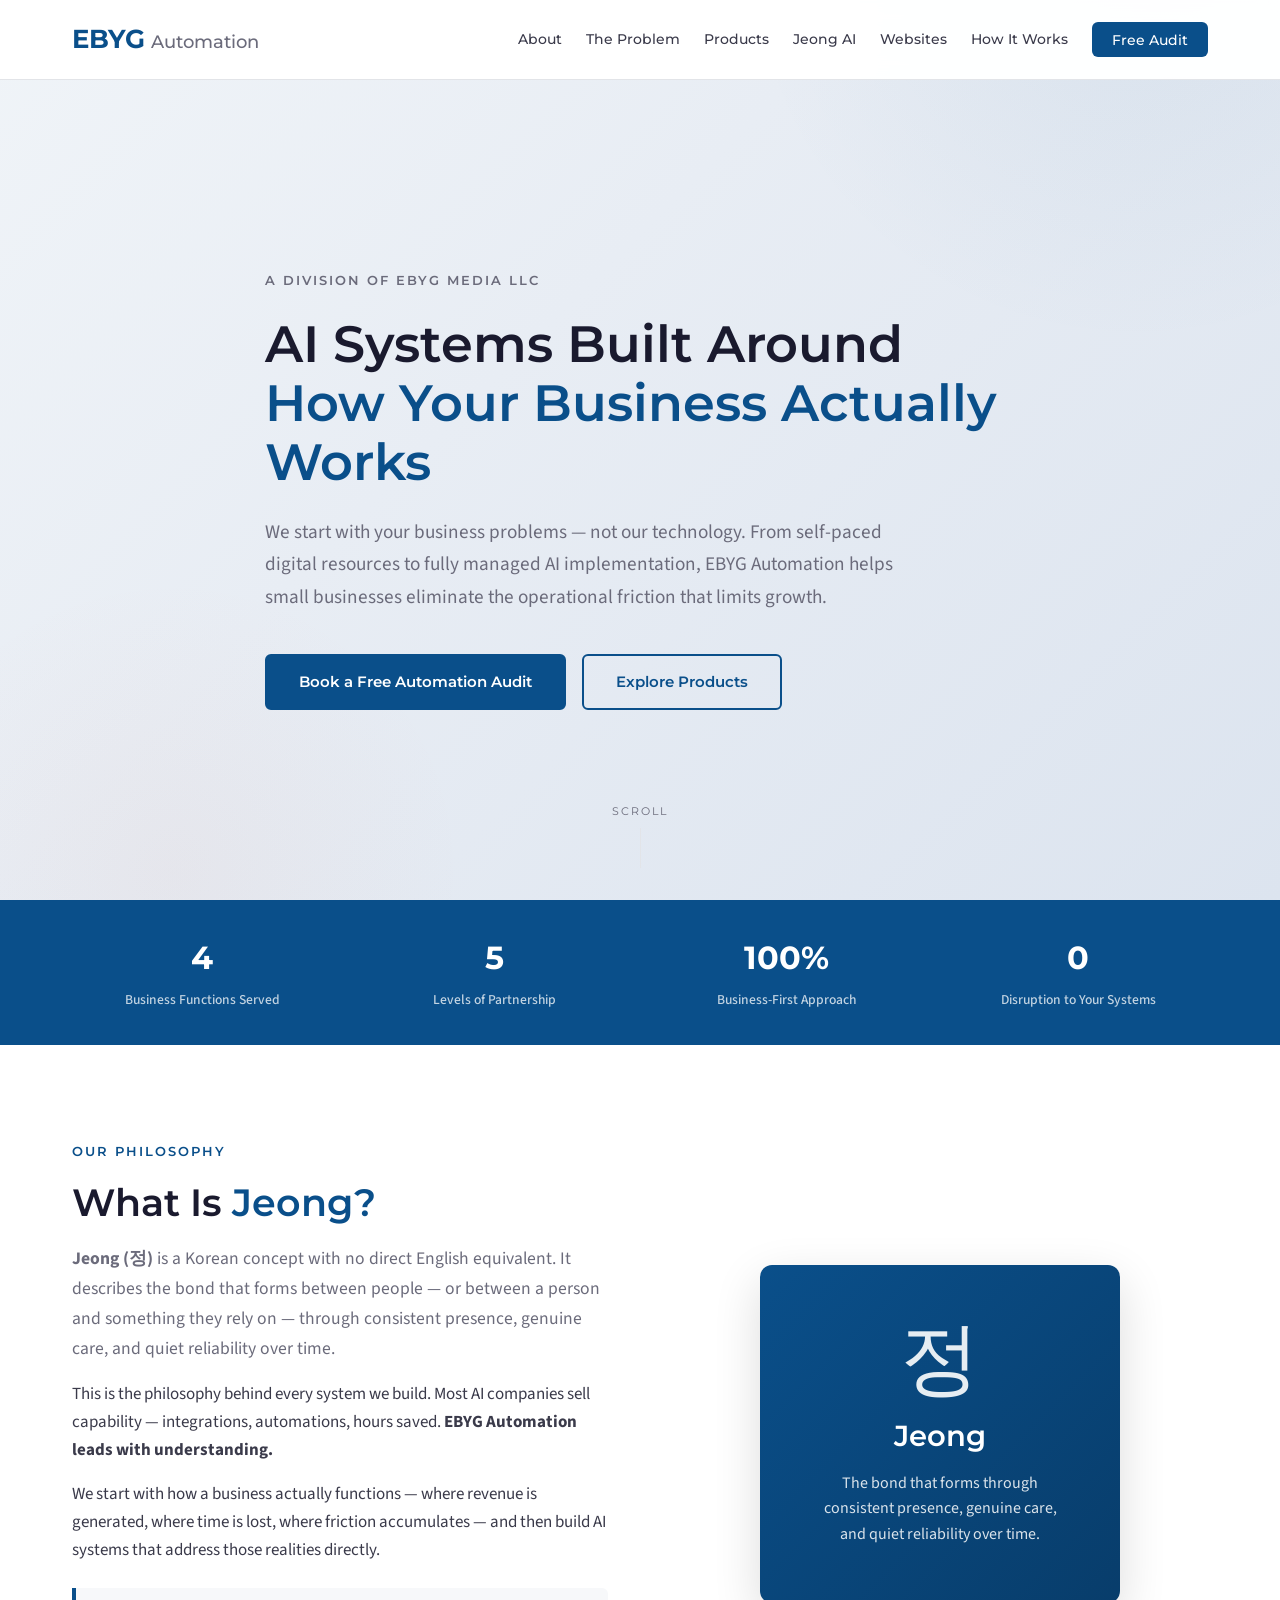
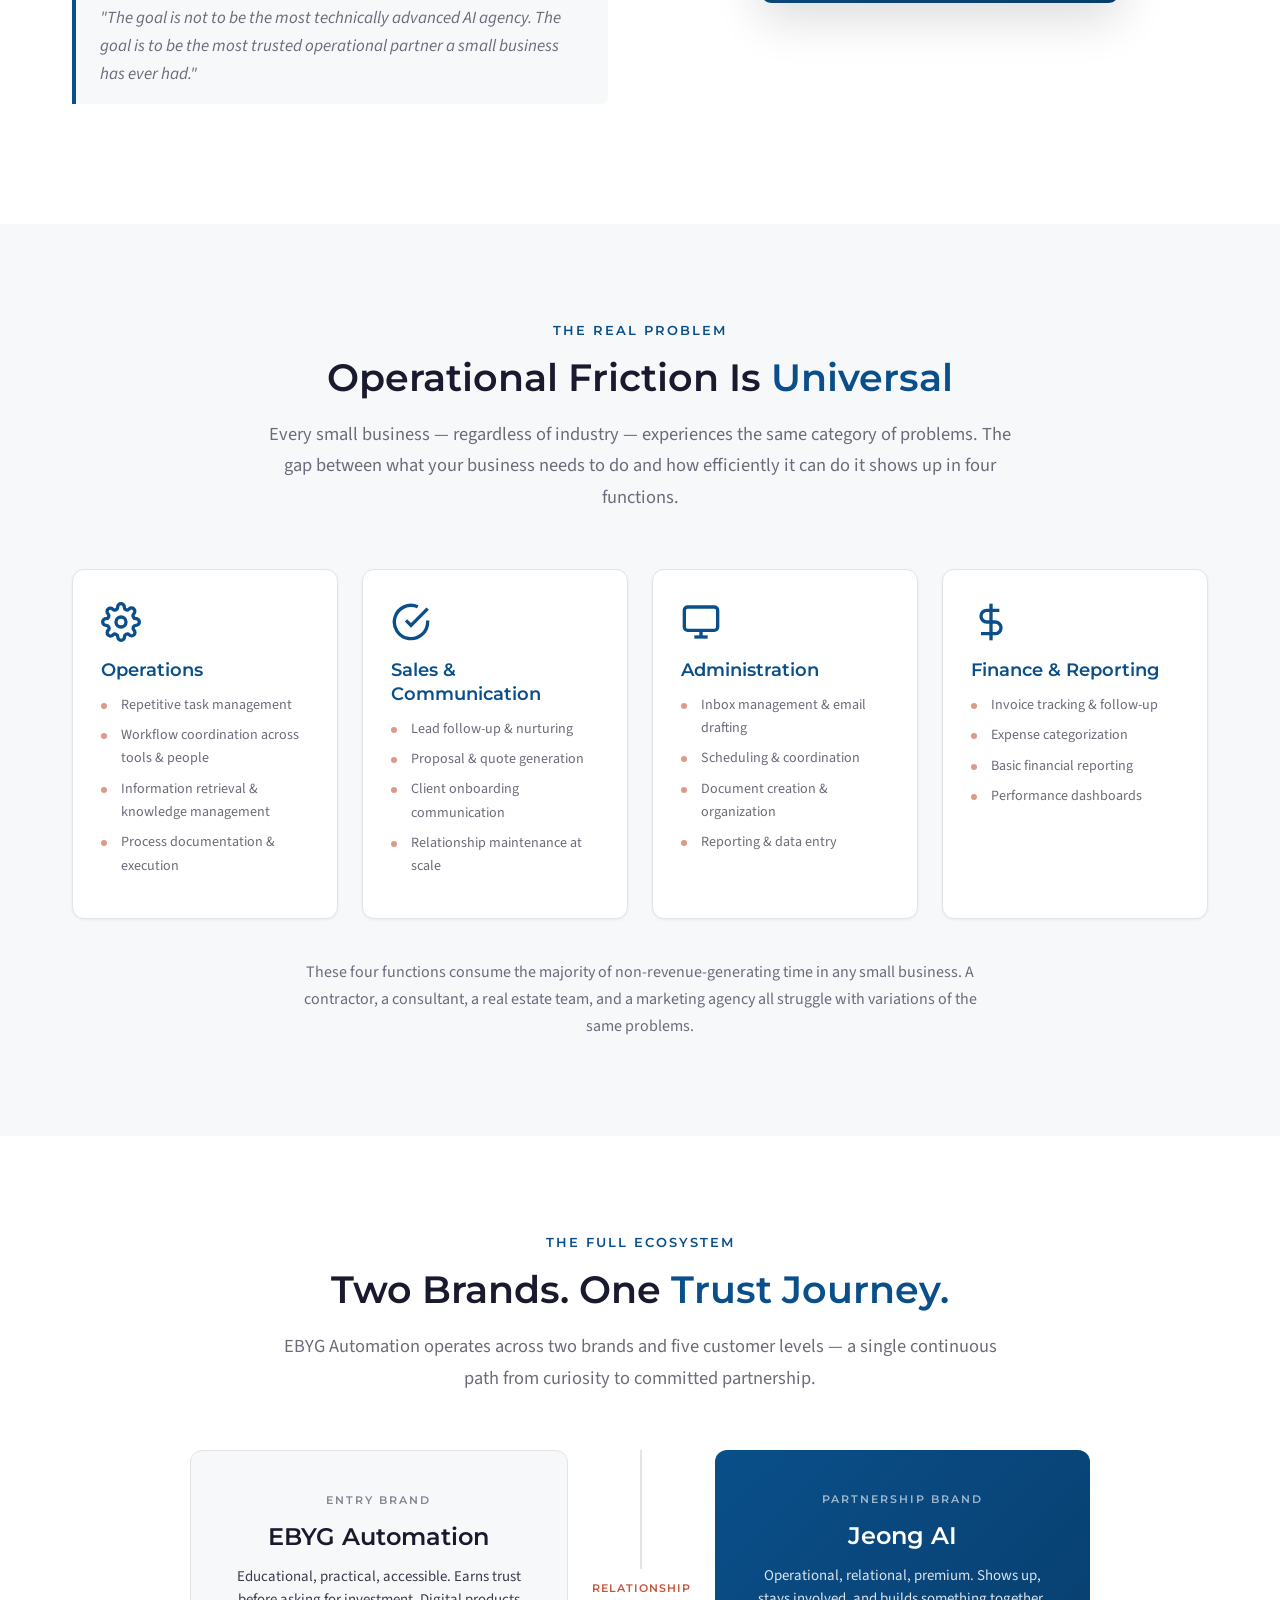
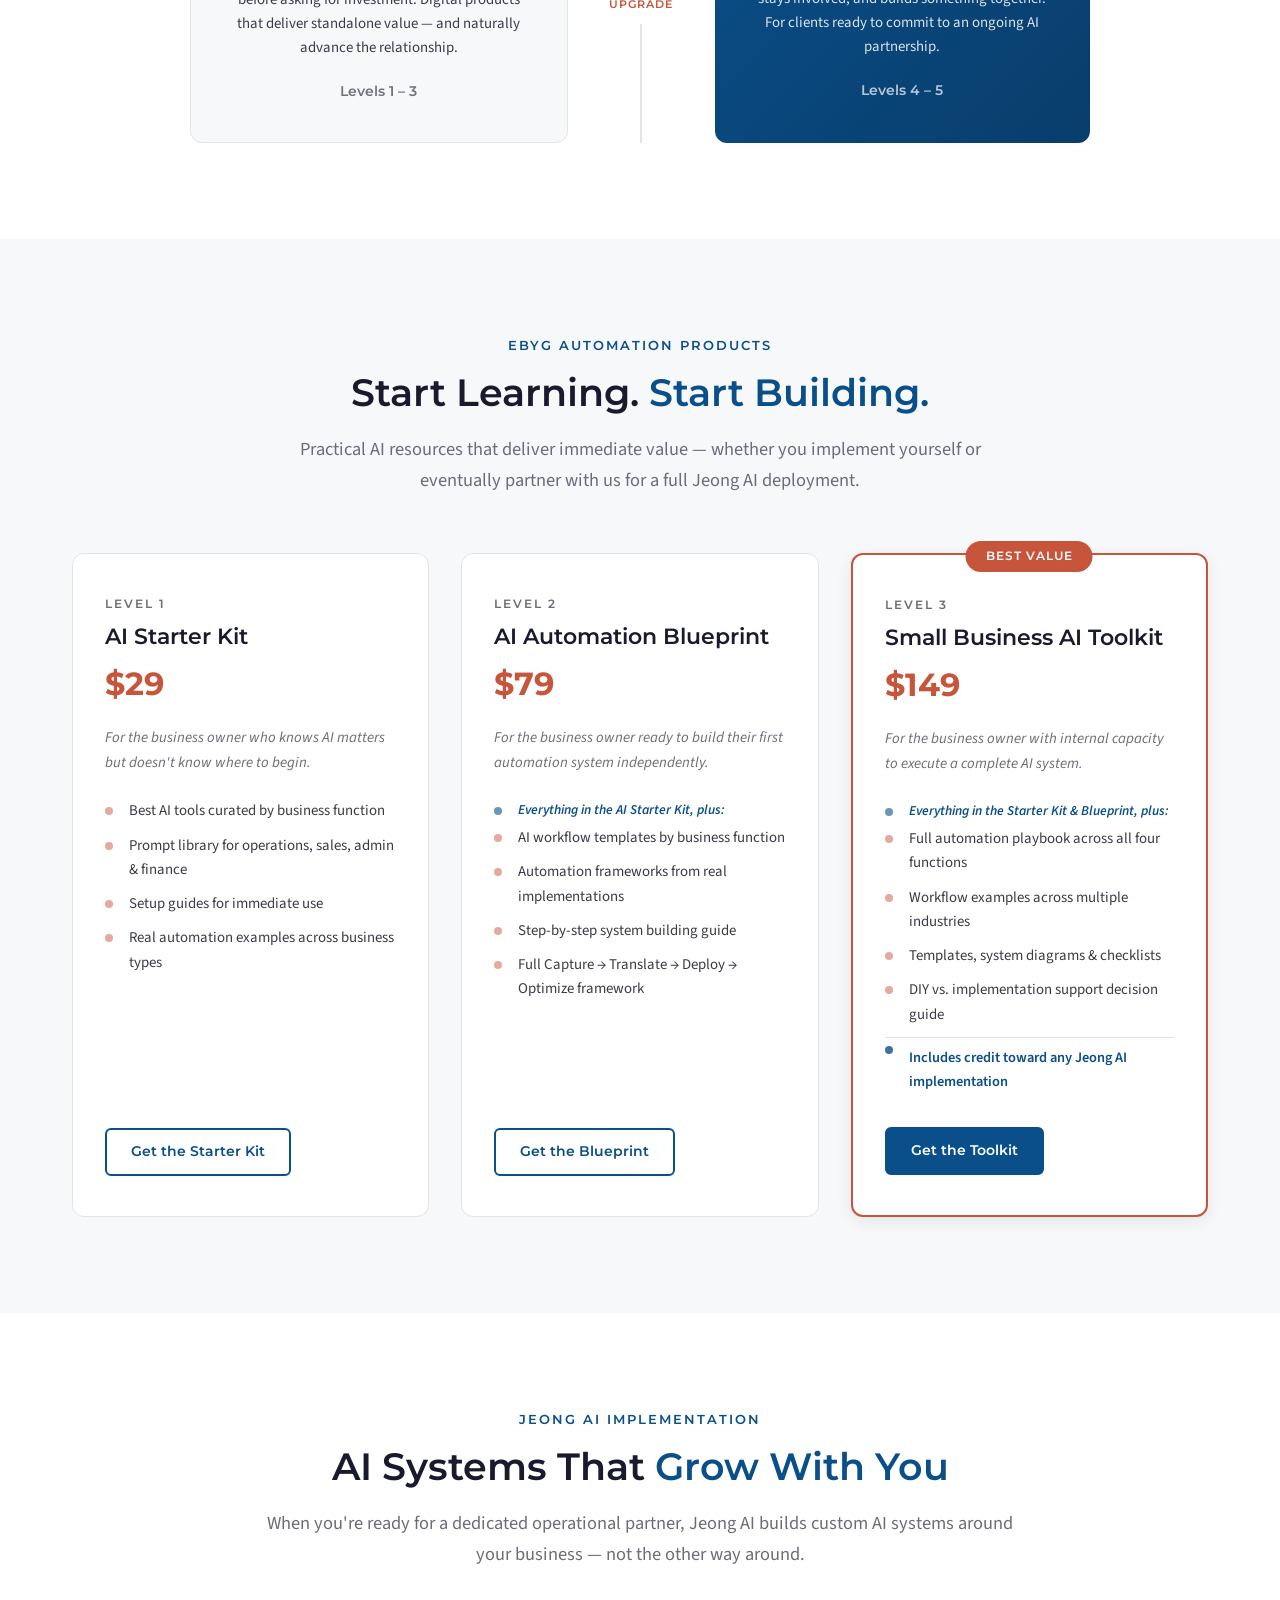
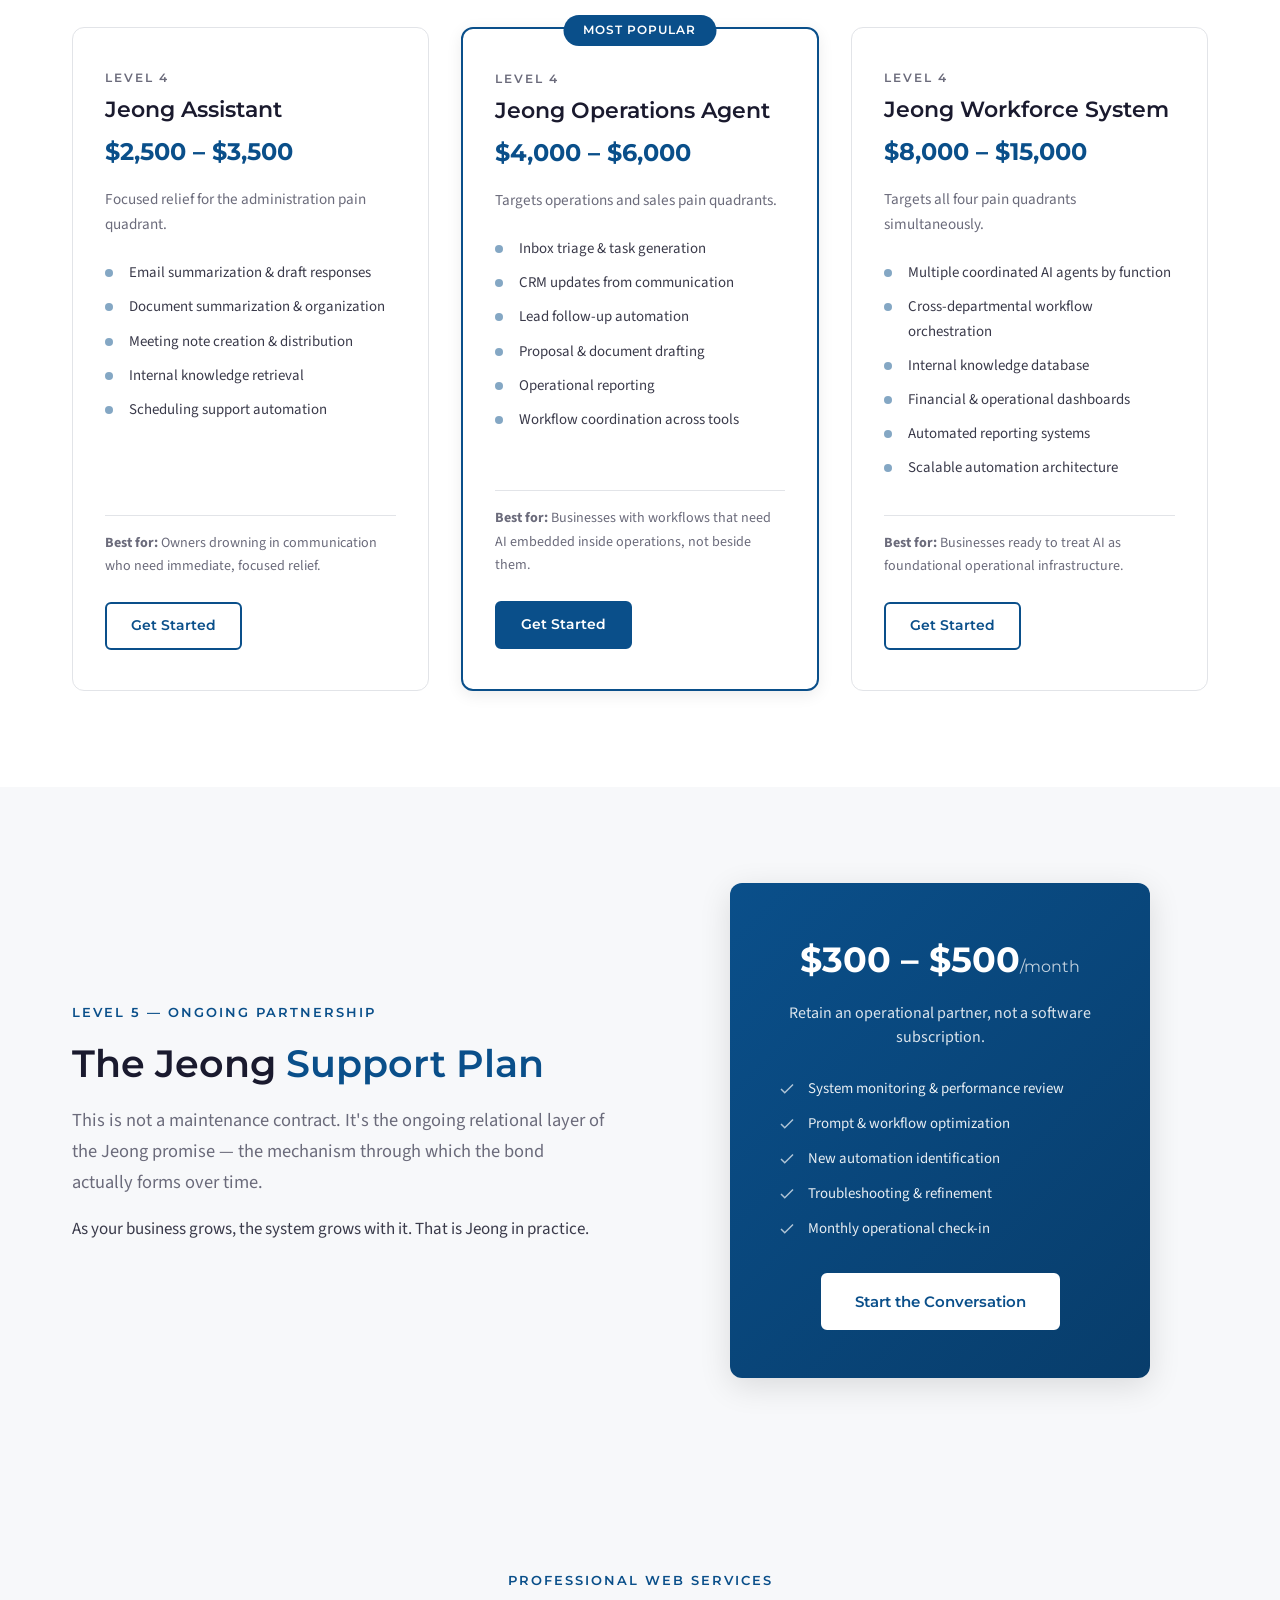
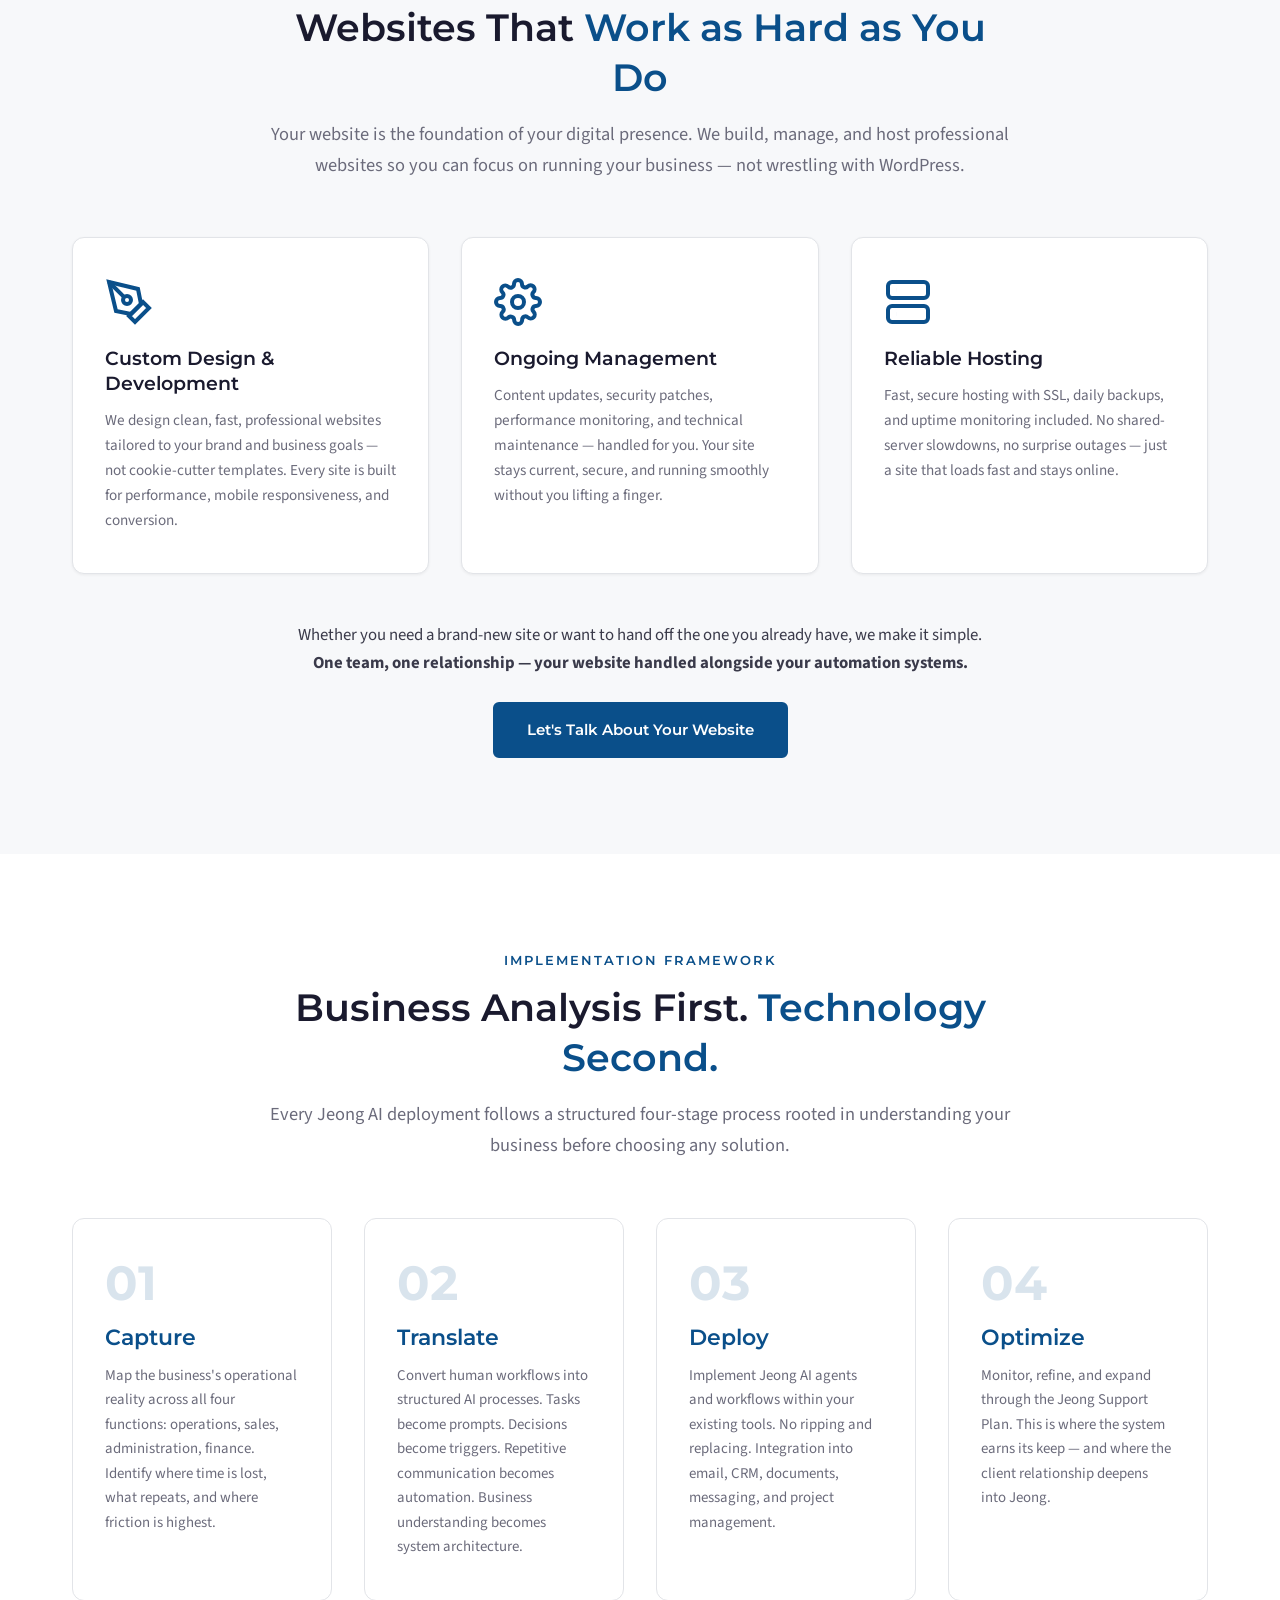
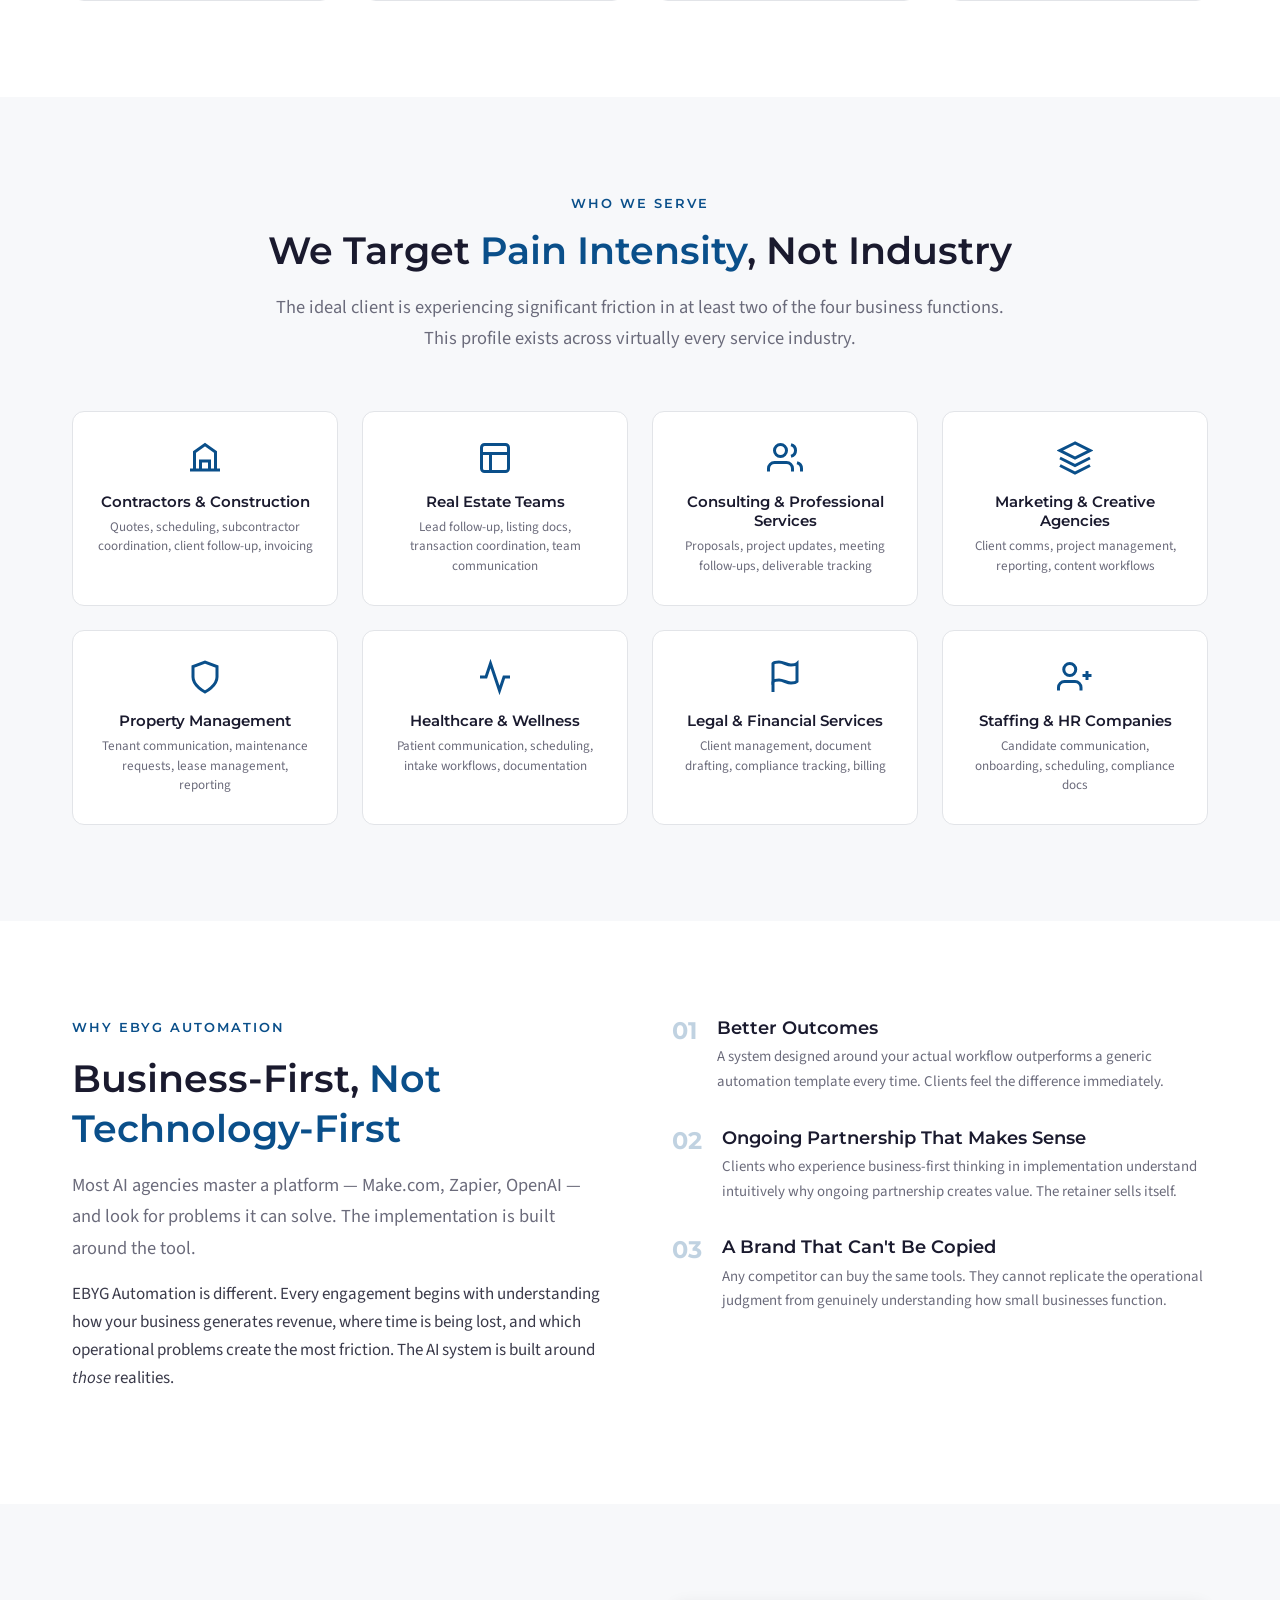
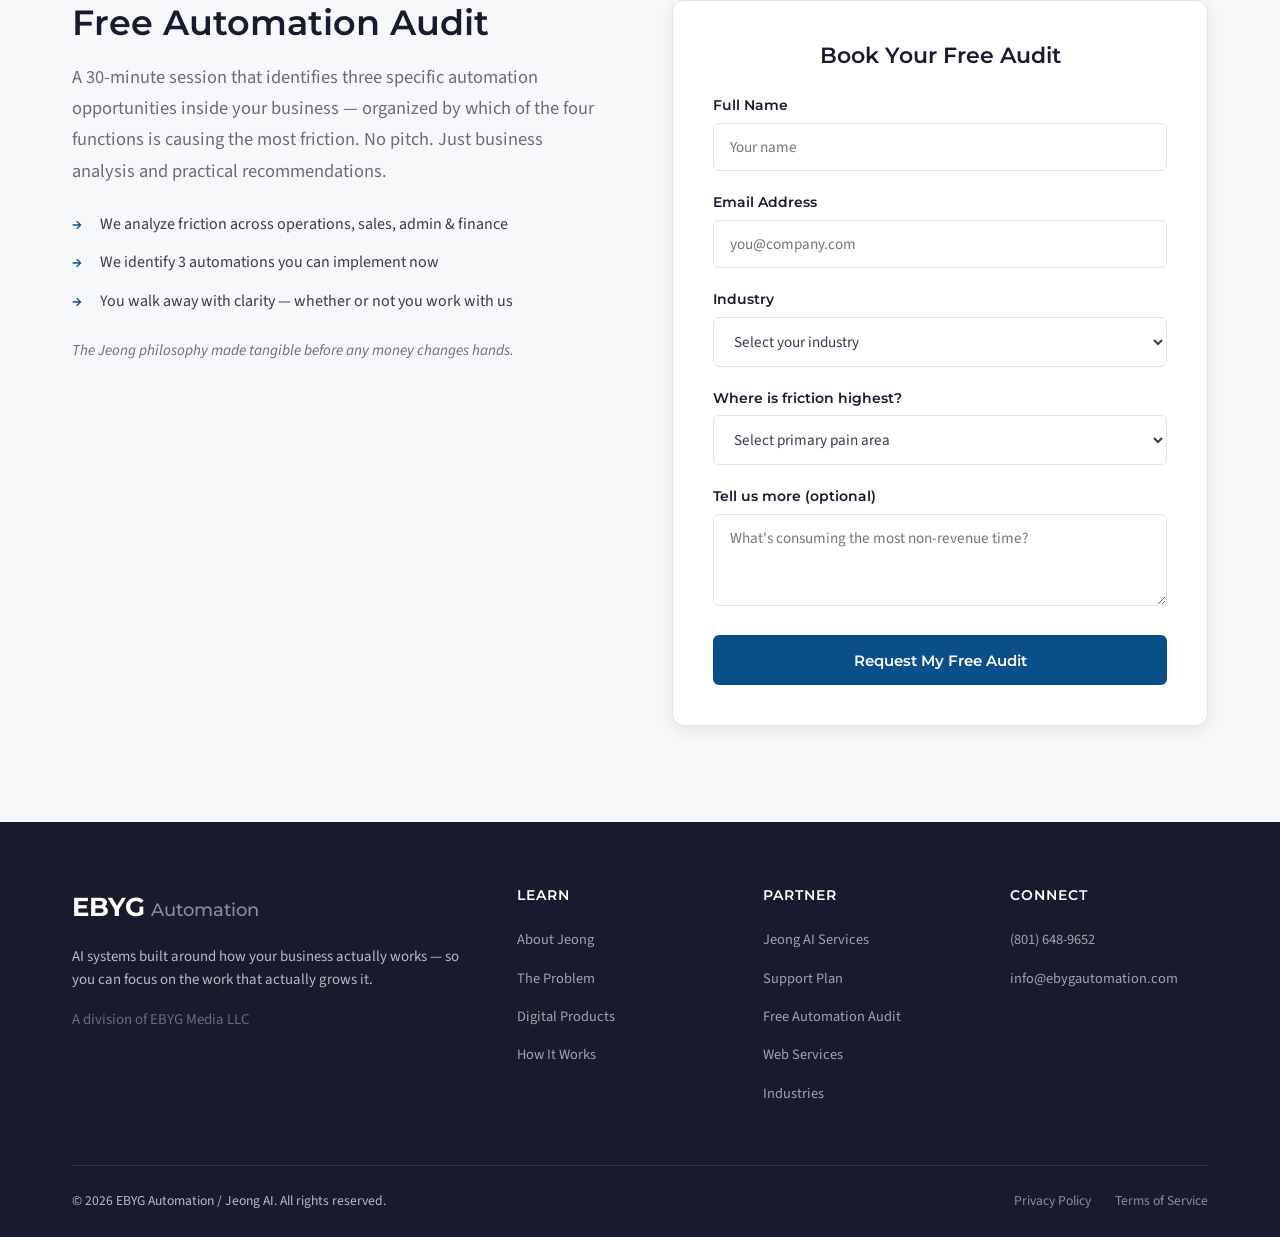
<file: index.html>
<!DOCTYPE html>
<html lang="en">
<head>
  <meta charset="UTF-8">
  <meta name="viewport" content="width=device-width, initial-scale=1.0">
  <meta name="description" content="EBYG Automation — AI systems and professional websites built around how your business actually works. Digital products, Jeong AI implementation, web design, hosting, and ongoing operational partnership for small businesses.">
  <meta property="og:type" content="website">
  <meta property="og:title" content="EBYG Automation — AI Systems for Small Business Operations">
  <meta property="og:description" content="AI systems and professional websites built around how your business actually works. Digital products, Jeong AI implementation, and ongoing operational partnership.">
  <meta property="og:site_name" content="EBYG Automation">
  <meta property="og:locale" content="en_US">
  <title>EBYG Automation — AI Systems for Small Business Operations</title>
  <link rel="preconnect" href="https://fonts.googleapis.com">
  <link rel="preconnect" href="https://fonts.gstatic.com" crossorigin>
  <link href="https://fonts.googleapis.com/css2?family=Montserrat:wght@400;500;600;700&family=Source+Sans+3:wght@300;400;500;600&display=swap" rel="stylesheet">
  <link rel="stylesheet" href="css/styles.css">
  <link rel="icon" type="image/png" href="favicon.png">
</head>
<body>

  <!-- ========== HEADER ========== -->
  <header class="site-header" id="site-header">
    <div class="container header-inner">
      <a href="#" class="logo">
        <span class="logo-ebyg">EBYG</span><span class="logo-auto">Automation</span>
      </a>
      <nav class="main-nav" id="main-nav">
        <ul class="nav-list">
          <li><a href="#about">About</a></li>
          <li><a href="#friction">The Problem</a></li>
          <li><a href="#products">Products</a></li>
          <li><a href="#jeong-ai">Jeong AI</a></li>
          <li><a href="#web-services">Websites</a></li>
          <li><a href="#how-it-works">How It Works</a></li>
          <li><a href="#contact" class="nav-cta">Free Audit</a></li>
        </ul>
      </nav>
      <button class="mobile-toggle" id="mobile-toggle" aria-label="Toggle navigation">
        <span></span><span></span><span></span>
      </button>
    </div>
  </header>

  <!-- ========== HERO ========== -->
  <section class="hero">
    <div class="hero-bg"></div>
    <div class="container hero-content">
      <p class="hero-tag">A Division of EBYG Media LLC</p>
      <h1>AI Systems Built Around<br><span class="highlight">How Your Business Actually Works</span></h1>
      <p class="hero-sub">We start with your business problems — not our technology. From self-paced digital resources to fully managed AI implementation, EBYG Automation helps small businesses eliminate the operational friction that limits growth.</p>
      <div class="hero-actions">
        <a href="#contact" class="btn btn-primary">Book a Free Automation Audit</a>
        <a href="#products" class="btn btn-outline">Explore Products</a>
      </div>
    </div>
    <div class="hero-scroll">
      <span>Scroll</span>
      <div class="scroll-line"></div>
    </div>
  </section>

  <!-- ========== TRUST BAR ========== -->
  <section class="trust-bar">
    <div class="container">
      <div class="trust-items">
        <div class="trust-item">
          <span class="trust-number">4</span>
          <span class="trust-label">Business Functions Served</span>
        </div>
        <div class="trust-item">
          <span class="trust-number">5</span>
          <span class="trust-label">Levels of Partnership</span>
        </div>
        <div class="trust-item">
          <span class="trust-number">100%</span>
          <span class="trust-label">Business-First Approach</span>
        </div>
        <div class="trust-item">
          <span class="trust-number">0</span>
          <span class="trust-label">Disruption to Your Systems</span>
        </div>
      </div>
    </div>
  </section>

  <!-- ========== ABOUT / JEONG PHILOSOPHY ========== -->
  <section class="about" id="about">
    <div class="container">
      <div class="section-grid two-col">
        <div class="about-text">
          <p class="section-tag">Our Philosophy</p>
          <h2>What Is <span class="highlight">Jeong?</span></h2>
          <p class="lead"><strong>Jeong (&#51221;)</strong> is a Korean concept with no direct English equivalent. It describes the bond that forms between people &mdash; or between a person and something they rely on &mdash; through consistent presence, genuine care, and quiet reliability over time.</p>
          <p>This is the philosophy behind every system we build. Most AI companies sell capability &mdash; integrations, automations, hours saved. <strong>EBYG Automation leads with understanding.</strong></p>
          <p>We start with how a business actually functions &mdash; where revenue is generated, where time is lost, where friction accumulates &mdash; and then build AI systems that address those realities directly.</p>
          <blockquote>
            "The goal is not to be the most technically advanced AI agency. The goal is to be the most trusted operational partner a small business has ever had."
          </blockquote>
        </div>
        <div class="about-visual">
          <div class="jeong-card">
            <div class="jeong-symbol">&#51221;</div>
            <h3>Jeong</h3>
            <p>The bond that forms through consistent presence, genuine care, and quiet reliability over time.</p>
          </div>
        </div>
      </div>
    </div>
  </section>

  <!-- ========== FRICTION / PROBLEM ========== -->
  <section class="friction" id="friction">
    <div class="container">
      <div class="section-center">
        <p class="section-tag">The Real Problem</p>
        <h2>Operational Friction Is <span class="highlight">Universal</span></h2>
        <p class="lead">Every small business &mdash; regardless of industry &mdash; experiences the same category of problems. The gap between what your business needs to do and how efficiently it can do it shows up in four functions.</p>
      </div>
      <div class="friction-grid">
        <div class="friction-card">
          <div class="friction-icon">
            <svg viewBox="0 0 24 24" fill="none" stroke="currentColor" stroke-width="2"><circle cx="12" cy="12" r="3"/><path d="M19.4 15a1.65 1.65 0 0 0 .33 1.82l.06.06a2 2 0 0 1-2.83 2.83l-.06-.06a1.65 1.65 0 0 0-1.82-.33 1.65 1.65 0 0 0-1 1.51V21a2 2 0 0 1-4 0v-.09A1.65 1.65 0 0 0 9 19.4a1.65 1.65 0 0 0-1.82.33l-.06.06a2 2 0 0 1-2.83-2.83l.06-.06A1.65 1.65 0 0 0 4.68 15a1.65 1.65 0 0 0-1.51-1H3a2 2 0 0 1 0-4h.09A1.65 1.65 0 0 0 4.6 9a1.65 1.65 0 0 0-.33-1.82l-.06-.06a2 2 0 0 1 2.83-2.83l.06.06A1.65 1.65 0 0 0 9 4.68a1.65 1.65 0 0 0 1-1.51V3a2 2 0 0 1 4 0v.09a1.65 1.65 0 0 0 1 1.51 1.65 1.65 0 0 0 1.82-.33l.06-.06a2 2 0 0 1 2.83 2.83l-.06.06A1.65 1.65 0 0 0 19.4 9a1.65 1.65 0 0 0 1.51 1H21a2 2 0 0 1 0 4h-.09a1.65 1.65 0 0 0-1.51 1z"/></svg>
          </div>
          <h3>Operations</h3>
          <ul>
            <li>Repetitive task management</li>
            <li>Workflow coordination across tools &amp; people</li>
            <li>Information retrieval &amp; knowledge management</li>
            <li>Process documentation &amp; execution</li>
          </ul>
        </div>
        <div class="friction-card">
          <div class="friction-icon">
            <svg viewBox="0 0 24 24" fill="none" stroke="currentColor" stroke-width="2"><path d="M22 11.08V12a10 10 0 1 1-5.93-9.14"/><polyline points="22 4 12 14.01 9 11.01"/></svg>
          </div>
          <h3>Sales &amp; Communication</h3>
          <ul>
            <li>Lead follow-up &amp; nurturing</li>
            <li>Proposal &amp; quote generation</li>
            <li>Client onboarding communication</li>
            <li>Relationship maintenance at scale</li>
          </ul>
        </div>
        <div class="friction-card">
          <div class="friction-icon">
            <svg viewBox="0 0 24 24" fill="none" stroke="currentColor" stroke-width="2"><rect x="2" y="3" width="20" height="14" rx="2" ry="2"/><line x1="8" y1="21" x2="16" y2="21"/><line x1="12" y1="17" x2="12" y2="21"/></svg>
          </div>
          <h3>Administration</h3>
          <ul>
            <li>Inbox management &amp; email drafting</li>
            <li>Scheduling &amp; coordination</li>
            <li>Document creation &amp; organization</li>
            <li>Reporting &amp; data entry</li>
          </ul>
        </div>
        <div class="friction-card">
          <div class="friction-icon">
            <svg viewBox="0 0 24 24" fill="none" stroke="currentColor" stroke-width="2"><line x1="12" y1="1" x2="12" y2="23"/><path d="M17 5H9.5a3.5 3.5 0 0 0 0 7h5a3.5 3.5 0 0 1 0 7H6"/></svg>
          </div>
          <h3>Finance &amp; Reporting</h3>
          <ul>
            <li>Invoice tracking &amp; follow-up</li>
            <li>Expense categorization</li>
            <li>Basic financial reporting</li>
            <li>Performance dashboards</li>
          </ul>
        </div>
      </div>
      <div class="friction-bottom">
        <p>These four functions consume the majority of non-revenue-generating time in any small business. A contractor, a consultant, a real estate team, and a marketing agency all struggle with variations of the same problems.</p>
      </div>
    </div>
  </section>

  <!-- ========== ECOSYSTEM INTRO ========== -->
  <section class="ecosystem">
    <div class="container">
      <div class="section-center">
        <p class="section-tag">The Full Ecosystem</p>
        <h2>Two Brands. One <span class="highlight">Trust Journey.</span></h2>
        <p class="lead">EBYG Automation operates across two brands and five customer levels &mdash; a single continuous path from curiosity to committed partnership.</p>
      </div>
      <div class="ecosystem-brands">
        <div class="eco-brand eco-brand-ebyg">
          <div class="eco-brand-tag">Entry Brand</div>
          <h3>EBYG Automation</h3>
          <p>Educational, practical, accessible. Earns trust before asking for investment. Digital products that deliver standalone value &mdash; and naturally advance the relationship.</p>
          <div class="eco-arrow">Levels 1 &ndash; 3</div>
        </div>
        <div class="eco-transition">
          <div class="eco-transition-line"></div>
          <div class="eco-transition-label">Relationship<br>Upgrade</div>
          <div class="eco-transition-line"></div>
        </div>
        <div class="eco-brand eco-brand-jeong">
          <div class="eco-brand-tag">Partnership Brand</div>
          <h3>Jeong AI</h3>
          <p>Operational, relational, premium. Shows up, stays involved, and builds something together. For clients ready to commit to an ongoing AI partnership.</p>
          <div class="eco-arrow">Levels 4 &ndash; 5</div>
        </div>
      </div>
    </div>
  </section>

  <!-- ========== DIGITAL PRODUCTS ========== -->
  <section class="products" id="products">
    <div class="container">
      <div class="section-center">
        <p class="section-tag">EBYG Automation Products</p>
        <h2>Start Learning. <span class="highlight">Start Building.</span></h2>
        <p class="lead">Practical AI resources that deliver immediate value &mdash; whether you implement yourself or eventually partner with us for a full Jeong AI deployment.</p>
      </div>
      <div class="products-grid">

        <div class="product-card">
          <div class="product-level">Level 1</div>
          <h3>AI Starter Kit</h3>
          <p class="product-price">$29</p>
          <p class="product-for">For the business owner who knows AI matters but doesn't know where to begin.</p>
          <ul class="product-features">
            <li>Best AI tools curated by business function</li>
            <li>Prompt library for operations, sales, admin &amp; finance</li>
            <li>Setup guides for immediate use</li>
            <li>Real automation examples across business types</li>
          </ul>
          <a href="checkout-starter-kit.html" class="btn btn-outline btn-sm">Get the Starter Kit</a>
        </div>

        <div class="product-card">
          <div class="product-level">Level 2</div>
          <h3>AI Automation Blueprint</h3>
          <p class="product-price">$79</p>
          <p class="product-for">For the business owner ready to build their first automation system independently.</p>
          <ul class="product-features">
            <li class="product-included">Everything in the AI Starter Kit, plus:</li>
            <li>AI workflow templates by business function</li>
            <li>Automation frameworks from real implementations</li>
            <li>Step-by-step system building guide</li>
            <li>Full Capture &rarr; Translate &rarr; Deploy &rarr; Optimize framework</li>
          </ul>
          <a href="checkout-blueprint.html" class="btn btn-outline btn-sm">Get the Blueprint</a>
        </div>

        <div class="product-card featured">
          <div class="product-badge">Best Value</div>
          <div class="product-level">Level 3</div>
          <h3>Small Business AI Toolkit</h3>
          <p class="product-price">$149</p>
          <p class="product-for">For the business owner with internal capacity to execute a complete AI system.</p>
          <ul class="product-features">
            <li class="product-included">Everything in the Starter Kit &amp; Blueprint, plus:</li>
            <li>Full automation playbook across all four functions</li>
            <li>Workflow examples across multiple industries</li>
            <li>Templates, system diagrams &amp; checklists</li>
            <li>DIY vs. implementation support decision guide</li>
            <li class="product-bonus">Includes credit toward any Jeong AI implementation</li>
          </ul>
          <a href="checkout-toolkit.html" class="btn btn-primary btn-sm">Get the Toolkit</a>
        </div>

      </div>
    </div>
  </section>

  <!-- ========== JEONG AI SERVICES ========== -->
  <section class="services" id="jeong-ai">
    <div class="container">
      <div class="section-center">
        <p class="section-tag">Jeong AI Implementation</p>
        <h2>AI Systems That <span class="highlight">Grow With You</span></h2>
        <p class="lead">When you're ready for a dedicated operational partner, Jeong AI builds custom AI systems around your business &mdash; not the other way around.</p>
      </div>
      <div class="services-grid">

        <div class="service-card">
          <div class="service-tier">Level 4</div>
          <h3>Jeong Assistant</h3>
          <p class="service-price">$2,500 &ndash; $3,500</p>
          <p class="service-desc">Focused relief for the administration pain quadrant.</p>
          <ul class="service-features">
            <li>Email summarization &amp; draft responses</li>
            <li>Document summarization &amp; organization</li>
            <li>Meeting note creation &amp; distribution</li>
            <li>Internal knowledge retrieval</li>
            <li>Scheduling support automation</li>
          </ul>
          <p class="service-for"><strong>Best for:</strong> Owners drowning in communication who need immediate, focused relief.</p>
          <a href="#contact" class="btn btn-outline btn-sm">Get Started</a>
        </div>

        <div class="service-card featured">
          <div class="service-badge">Most Popular</div>
          <div class="service-tier">Level 4</div>
          <h3>Jeong Operations Agent</h3>
          <p class="service-price">$4,000 &ndash; $6,000</p>
          <p class="service-desc">Targets operations and sales pain quadrants.</p>
          <ul class="service-features">
            <li>Inbox triage &amp; task generation</li>
            <li>CRM updates from communication</li>
            <li>Lead follow-up automation</li>
            <li>Proposal &amp; document drafting</li>
            <li>Operational reporting</li>
            <li>Workflow coordination across tools</li>
          </ul>
          <p class="service-for"><strong>Best for:</strong> Businesses with workflows that need AI embedded inside operations, not beside them.</p>
          <a href="#contact" class="btn btn-primary btn-sm">Get Started</a>
        </div>

        <div class="service-card">
          <div class="service-tier">Level 4</div>
          <h3>Jeong Workforce System</h3>
          <p class="service-price">$8,000 &ndash; $15,000</p>
          <p class="service-desc">Targets all four pain quadrants simultaneously.</p>
          <ul class="service-features">
            <li>Multiple coordinated AI agents by function</li>
            <li>Cross-departmental workflow orchestration</li>
            <li>Internal knowledge database</li>
            <li>Financial &amp; operational dashboards</li>
            <li>Automated reporting systems</li>
            <li>Scalable automation architecture</li>
          </ul>
          <p class="service-for"><strong>Best for:</strong> Businesses ready to treat AI as foundational operational infrastructure.</p>
          <a href="#contact" class="btn btn-outline btn-sm">Get Started</a>
        </div>

      </div>
    </div>
  </section>

  <!-- ========== SUPPORT PLAN ========== -->
  <section class="support" id="support">
    <div class="container">
      <div class="support-layout">
        <div class="support-text">
          <p class="section-tag">Level 5 &mdash; Ongoing Partnership</p>
          <h2>The Jeong <span class="highlight">Support Plan</span></h2>
          <p class="lead">This is not a maintenance contract. It's the ongoing relational layer of the Jeong promise &mdash; the mechanism through which the bond actually forms over time.</p>
          <p>As your business grows, the system grows with it. That is Jeong in practice.</p>
        </div>
        <div class="support-card-wrap">
          <div class="support-price-card">
            <p class="support-price">$300 &ndash; $500<span>/month</span></p>
            <p class="support-tagline">Retain an operational partner, not a software subscription.</p>
            <ul class="support-inclusions">
              <li>
                <svg viewBox="0 0 24 24" fill="none" stroke="currentColor" stroke-width="2"><polyline points="20 6 9 17 4 12"/></svg>
                System monitoring &amp; performance review
              </li>
              <li>
                <svg viewBox="0 0 24 24" fill="none" stroke="currentColor" stroke-width="2"><polyline points="20 6 9 17 4 12"/></svg>
                Prompt &amp; workflow optimization
              </li>
              <li>
                <svg viewBox="0 0 24 24" fill="none" stroke="currentColor" stroke-width="2"><polyline points="20 6 9 17 4 12"/></svg>
                New automation identification
              </li>
              <li>
                <svg viewBox="0 0 24 24" fill="none" stroke="currentColor" stroke-width="2"><polyline points="20 6 9 17 4 12"/></svg>
                Troubleshooting &amp; refinement
              </li>
              <li>
                <svg viewBox="0 0 24 24" fill="none" stroke="currentColor" stroke-width="2"><polyline points="20 6 9 17 4 12"/></svg>
                Monthly operational check-in
              </li>
            </ul>
            <a href="#contact" class="btn btn-primary">Start the Conversation</a>
          </div>
        </div>
      </div>
    </div>
  </section>

  <!-- ========== WEB SERVICES ========== -->
  <section class="web-services" id="web-services">
    <div class="container">
      <div class="section-center">
        <p class="section-tag">Professional Web Services</p>
        <h2>Websites That <span class="highlight">Work as Hard as You Do</span></h2>
        <p class="lead">Your website is the foundation of your digital presence. We build, manage, and host professional websites so you can focus on running your business &mdash; not wrestling with WordPress.</p>
      </div>
      <div class="web-services-grid">

        <div class="web-card">
          <div class="web-icon">
            <svg viewBox="0 0 24 24" fill="none" stroke="currentColor" stroke-width="2"><path d="M12 19l7-7 3 3-7 7-3-3z"/><path d="M18 13l-1.5-7.5L2 2l3.5 14.5L13 18l5-5z"/><path d="M2 2l7.586 7.586"/><circle cx="11" cy="11" r="2"/></svg>
          </div>
          <h3>Custom Design &amp; Development</h3>
          <p>We design clean, fast, professional websites tailored to your brand and business goals &mdash; not cookie-cutter templates. Every site is built for performance, mobile responsiveness, and conversion.</p>
        </div>

        <div class="web-card">
          <div class="web-icon">
            <svg viewBox="0 0 24 24" fill="none" stroke="currentColor" stroke-width="2"><circle cx="12" cy="12" r="3"/><path d="M19.4 15a1.65 1.65 0 0 0 .33 1.82l.06.06a2 2 0 0 1-2.83 2.83l-.06-.06a1.65 1.65 0 0 0-1.82-.33 1.65 1.65 0 0 0-1 1.51V21a2 2 0 0 1-4 0v-.09A1.65 1.65 0 0 0 9 19.4a1.65 1.65 0 0 0-1.82.33l-.06.06a2 2 0 0 1-2.83-2.83l.06-.06A1.65 1.65 0 0 0 4.68 15a1.65 1.65 0 0 0-1.51-1H3a2 2 0 0 1 0-4h.09A1.65 1.65 0 0 0 4.6 9a1.65 1.65 0 0 0-.33-1.82l-.06-.06a2 2 0 0 1 2.83-2.83l.06.06A1.65 1.65 0 0 0 9 4.68a1.65 1.65 0 0 0 1-1.51V3a2 2 0 0 1 4 0v.09a1.65 1.65 0 0 0 1 1.51 1.65 1.65 0 0 0 1.82-.33l.06-.06a2 2 0 0 1 2.83 2.83l-.06.06A1.65 1.65 0 0 0 19.4 9a1.65 1.65 0 0 0 1.51 1H21a2 2 0 0 1 0 4h-.09a1.65 1.65 0 0 0-1.51 1z"/></svg>
          </div>
          <h3>Ongoing Management</h3>
          <p>Content updates, security patches, performance monitoring, and technical maintenance &mdash; handled for you. Your site stays current, secure, and running smoothly without you lifting a finger.</p>
        </div>

        <div class="web-card">
          <div class="web-icon">
            <svg viewBox="0 0 24 24" fill="none" stroke="currentColor" stroke-width="2"><rect x="2" y="2" width="20" height="8" rx="2" ry="2"/><rect x="2" y="14" width="20" height="8" rx="2" ry="2"/><line x1="6" y1="6" x2="6.01" y2="6"/><line x1="6" y1="18" x2="6.01" y2="18"/></svg>
          </div>
          <h3>Reliable Hosting</h3>
          <p>Fast, secure hosting with SSL, daily backups, and uptime monitoring included. No shared-server slowdowns, no surprise outages &mdash; just a site that loads fast and stays online.</p>
        </div>

      </div>
      <div class="web-services-bottom">
        <p>Whether you need a brand-new site or want to hand off the one you already have, we make it simple. <strong>One team, one relationship &mdash; your website handled alongside your automation systems.</strong></p>
        <a href="#contact" class="btn btn-primary">Let's Talk About Your Website</a>
      </div>
    </div>
  </section>

  <!-- ========== HOW IT WORKS ========== -->
  <section class="how-it-works" id="how-it-works">
    <div class="container">
      <div class="section-center">
        <p class="section-tag">Implementation Framework</p>
        <h2>Business Analysis First. <span class="highlight">Technology Second.</span></h2>
        <p class="lead">Every Jeong AI deployment follows a structured four-stage process rooted in understanding your business before choosing any solution.</p>
      </div>
      <div class="steps-grid">
        <div class="step-card">
          <div class="step-number">01</div>
          <h3>Capture</h3>
          <p>Map the business's operational reality across all four functions: operations, sales, administration, finance. Identify where time is lost, what repeats, and where friction is highest.</p>
        </div>
        <div class="step-card">
          <div class="step-number">02</div>
          <h3>Translate</h3>
          <p>Convert human workflows into structured AI processes. Tasks become prompts. Decisions become triggers. Repetitive communication becomes automation. Business understanding becomes system architecture.</p>
        </div>
        <div class="step-card">
          <div class="step-number">03</div>
          <h3>Deploy</h3>
          <p>Implement Jeong AI agents and workflows within your existing tools. No ripping and replacing. Integration into email, CRM, documents, messaging, and project management.</p>
        </div>
        <div class="step-card">
          <div class="step-number">04</div>
          <h3>Optimize</h3>
          <p>Monitor, refine, and expand through the Jeong Support Plan. This is where the system earns its keep &mdash; and where the client relationship deepens into Jeong.</p>
        </div>
      </div>
    </div>
  </section>

  <!-- ========== WHO WE SERVE ========== -->
  <section class="industries" id="industries">
    <div class="container">
      <div class="section-center">
        <p class="section-tag">Who We Serve</p>
        <h2>We Target <span class="highlight">Pain Intensity</span>, Not Industry</h2>
        <p class="lead">The ideal client is experiencing significant friction in at least two of the four business functions. This profile exists across virtually every service industry.</p>
      </div>
      <div class="industries-grid">
        <div class="industry-card">
          <div class="industry-icon">
            <svg viewBox="0 0 24 24" fill="none" stroke="currentColor" stroke-width="2"><path d="M2 20h20"/><path d="M5 20V8l7-5 7 5v12"/><path d="M9 20v-6h6v6"/></svg>
          </div>
          <h4>Contractors &amp; Construction</h4>
          <p>Quotes, scheduling, subcontractor coordination, client follow-up, invoicing</p>
        </div>
        <div class="industry-card">
          <div class="industry-icon">
            <svg viewBox="0 0 24 24" fill="none" stroke="currentColor" stroke-width="2"><rect x="3" y="3" width="18" height="18" rx="2"/><path d="M3 9h18"/><path d="M9 21V9"/></svg>
          </div>
          <h4>Real Estate Teams</h4>
          <p>Lead follow-up, listing docs, transaction coordination, team communication</p>
        </div>
        <div class="industry-card">
          <div class="industry-icon">
            <svg viewBox="0 0 24 24" fill="none" stroke="currentColor" stroke-width="2"><path d="M17 21v-2a4 4 0 0 0-4-4H5a4 4 0 0 0-4 4v2"/><circle cx="9" cy="7" r="4"/><path d="M23 21v-2a4 4 0 0 0-3-3.87"/><path d="M16 3.13a4 4 0 0 1 0 7.75"/></svg>
          </div>
          <h4>Consulting &amp; Professional Services</h4>
          <p>Proposals, project updates, meeting follow-ups, deliverable tracking</p>
        </div>
        <div class="industry-card">
          <div class="industry-icon">
            <svg viewBox="0 0 24 24" fill="none" stroke="currentColor" stroke-width="2"><polygon points="12 2 2 7 12 12 22 7 12 2"/><polyline points="2 17 12 22 22 17"/><polyline points="2 12 12 17 22 12"/></svg>
          </div>
          <h4>Marketing &amp; Creative Agencies</h4>
          <p>Client comms, project management, reporting, content workflows</p>
        </div>
        <div class="industry-card">
          <div class="industry-icon">
            <svg viewBox="0 0 24 24" fill="none" stroke="currentColor" stroke-width="2"><path d="M12 22s8-4 8-10V5l-8-3-8 3v7c0 6 8 10 8 10z"/></svg>
          </div>
          <h4>Property Management</h4>
          <p>Tenant communication, maintenance requests, lease management, reporting</p>
        </div>
        <div class="industry-card">
          <div class="industry-icon">
            <svg viewBox="0 0 24 24" fill="none" stroke="currentColor" stroke-width="2"><path d="M22 12h-4l-3 9L9 3l-3 9H2"/></svg>
          </div>
          <h4>Healthcare &amp; Wellness</h4>
          <p>Patient communication, scheduling, intake workflows, documentation</p>
        </div>
        <div class="industry-card">
          <div class="industry-icon">
            <svg viewBox="0 0 24 24" fill="none" stroke="currentColor" stroke-width="2"><path d="M4 15s1-1 4-1 5 2 8 2 4-1 4-1V3s-1 1-4 1-5-2-8-2-4 1-4 1z"/><line x1="4" y1="22" x2="4" y2="15"/></svg>
          </div>
          <h4>Legal &amp; Financial Services</h4>
          <p>Client management, document drafting, compliance tracking, billing</p>
        </div>
        <div class="industry-card">
          <div class="industry-icon">
            <svg viewBox="0 0 24 24" fill="none" stroke="currentColor" stroke-width="2"><path d="M16 21v-2a4 4 0 0 0-4-4H5a4 4 0 0 0-4 4v2"/><circle cx="8.5" cy="7" r="4"/><line x1="20" y1="8" x2="20" y2="14"/><line x1="23" y1="11" x2="17" y2="11"/></svg>
          </div>
          <h4>Staffing &amp; HR Companies</h4>
          <p>Candidate communication, onboarding, scheduling, compliance docs</p>
        </div>
      </div>
    </div>
  </section>

  <!-- ========== COMPETITIVE ADVANTAGE ========== -->
  <section class="advantage">
    <div class="container">
      <div class="advantage-inner">
        <div class="advantage-content">
          <p class="section-tag">Why EBYG Automation</p>
          <h2>Business-First, <span class="highlight">Not Technology-First</span></h2>
          <p class="lead">Most AI agencies master a platform &mdash; Make.com, Zapier, OpenAI &mdash; and look for problems it can solve. The implementation is built around the tool.</p>
          <p>EBYG Automation is different. Every engagement begins with understanding how your business generates revenue, where time is being lost, and which operational problems create the most friction. The AI system is built around <em>those</em> realities.</p>
        </div>
        <div class="advantage-points">
          <div class="advantage-point">
            <div class="advantage-num">01</div>
            <div>
              <h4>Better Outcomes</h4>
              <p>A system designed around your actual workflow outperforms a generic automation template every time. Clients feel the difference immediately.</p>
            </div>
          </div>
          <div class="advantage-point">
            <div class="advantage-num">02</div>
            <div>
              <h4>Ongoing Partnership That Makes Sense</h4>
              <p>Clients who experience business-first thinking in implementation understand intuitively why ongoing partnership creates value. The retainer sells itself.</p>
            </div>
          </div>
          <div class="advantage-point">
            <div class="advantage-num">03</div>
            <div>
              <h4>A Brand That Can't Be Copied</h4>
              <p>Any competitor can buy the same tools. They cannot replicate the operational judgment from genuinely understanding how small businesses function.</p>
            </div>
          </div>
        </div>
      </div>
    </div>
  </section>

  <!-- ========== CTA / AUDIT ========== -->
  <section class="cta-section" id="contact">
    <div class="container">
      <div class="cta-box">
        <div class="cta-content">
          <h2>Free Automation Audit</h2>
          <p class="lead">A 30-minute session that identifies three specific automation opportunities inside your business &mdash; organized by which of the four functions is causing the most friction. No pitch. Just business analysis and practical recommendations.</p>
          <ul class="cta-list">
            <li>We analyze friction across operations, sales, admin &amp; finance</li>
            <li>We identify 3 automations you can implement now</li>
            <li>You walk away with clarity &mdash; whether or not you work with us</li>
          </ul>
          <p class="cta-note">The Jeong philosophy made tangible before any money changes hands.</p>
        </div>
        <div class="cta-form-wrap">
          <form class="cta-form" id="audit-form">
            <h3>Book Your Free Audit</h3>
            <div class="form-group">
              <label for="name">Full Name</label>
              <input type="text" id="name" name="name" placeholder="Your name" required>
            </div>
            <div class="form-group">
              <label for="email">Email Address</label>
              <input type="email" id="email" name="email" placeholder="you@company.com" required>
            </div>
            <div class="form-group">
              <label for="business">Industry</label>
              <select id="business" name="business" required>
                <option value="" disabled selected>Select your industry</option>
                <option value="contractor">Contractor / Construction</option>
                <option value="realestate">Real Estate</option>
                <option value="consulting">Consulting / Professional Services</option>
                <option value="agency">Marketing / Creative Agency</option>
                <option value="property">Property Management</option>
                <option value="healthcare">Healthcare / Wellness</option>
                <option value="legal">Legal / Financial Services</option>
                <option value="staffing">Staffing / HR</option>
                <option value="other">Other</option>
              </select>
            </div>
            <div class="form-group">
              <label for="pain">Where is friction highest?</label>
              <select id="pain" name="pain">
                <option value="" disabled selected>Select primary pain area</option>
                <option value="operations">Operations &mdash; things falling through the cracks</option>
                <option value="sales">Sales &mdash; inconsistent follow-up</option>
                <option value="admin">Admin &mdash; owner doing work that shouldn't require them</option>
                <option value="finance">Finance &mdash; decisions without clear data</option>
                <option value="multiple">Multiple areas</option>
              </select>
            </div>
            <div class="form-group">
              <label for="message">Tell us more (optional)</label>
              <textarea id="message" name="message" rows="3" placeholder="What's consuming the most non-revenue time?"></textarea>
            </div>
            <button type="submit" class="btn btn-primary btn-full">Request My Free Audit</button>
          </form>
        </div>
      </div>
    </div>
  </section>

  <!-- ========== FOOTER ========== -->
  <footer class="site-footer">
    <div class="container">
      <div class="footer-grid">
        <div class="footer-brand">
          <a href="#" class="logo">
            <span class="logo-ebyg">EBYG</span><span class="logo-auto">Automation</span>
          </a>
          <p>AI systems built around how your business actually works &mdash; so you can focus on the work that actually grows it.</p>
          <p class="footer-division">A division of EBYG Media LLC</p>
        </div>
        <div class="footer-links">
          <h4>Learn</h4>
          <ul>
            <li><a href="#about">About Jeong</a></li>
            <li><a href="#friction">The Problem</a></li>
            <li><a href="#products">Digital Products</a></li>
            <li><a href="#how-it-works">How It Works</a></li>
          </ul>
        </div>
        <div class="footer-links">
          <h4>Partner</h4>
          <ul>
            <li><a href="#jeong-ai">Jeong AI Services</a></li>
            <li><a href="#support">Support Plan</a></li>
            <li><a href="#contact">Free Automation Audit</a></li>
            <li><a href="#web-services">Web Services</a></li>
            <li><a href="#industries">Industries</a></li>
          </ul>
        </div>
        <div class="footer-links">
          <h4>Connect</h4>
          <ul>
            <li><a href="tel:+18016489652">(801) 648-9652</a></li>
            <li><a href="mailto:info@ebygautomation.com">info@ebygautomation.com</a></li>
          </ul>
        </div>
      </div>
      <div class="footer-bottom">
        <p>&copy; 2026 EBYG Automation / Jeong AI. All rights reserved.</p>
        <div class="footer-legal">
          <a href="privacy.html">Privacy Policy</a>
          <a href="terms.html">Terms of Service</a>
        </div>
      </div>
    </div>
  </footer>

  <!-- Scroll to top -->
  <button class="scroll-top" id="scroll-top" aria-label="Scroll to top">
    <svg viewBox="0 0 24 24" fill="none" stroke="currentColor" stroke-width="2"><polyline points="18 15 12 9 6 15"/></svg>
  </button>

  <script src="js/main.js"></script>
</body>
</html>
</file>
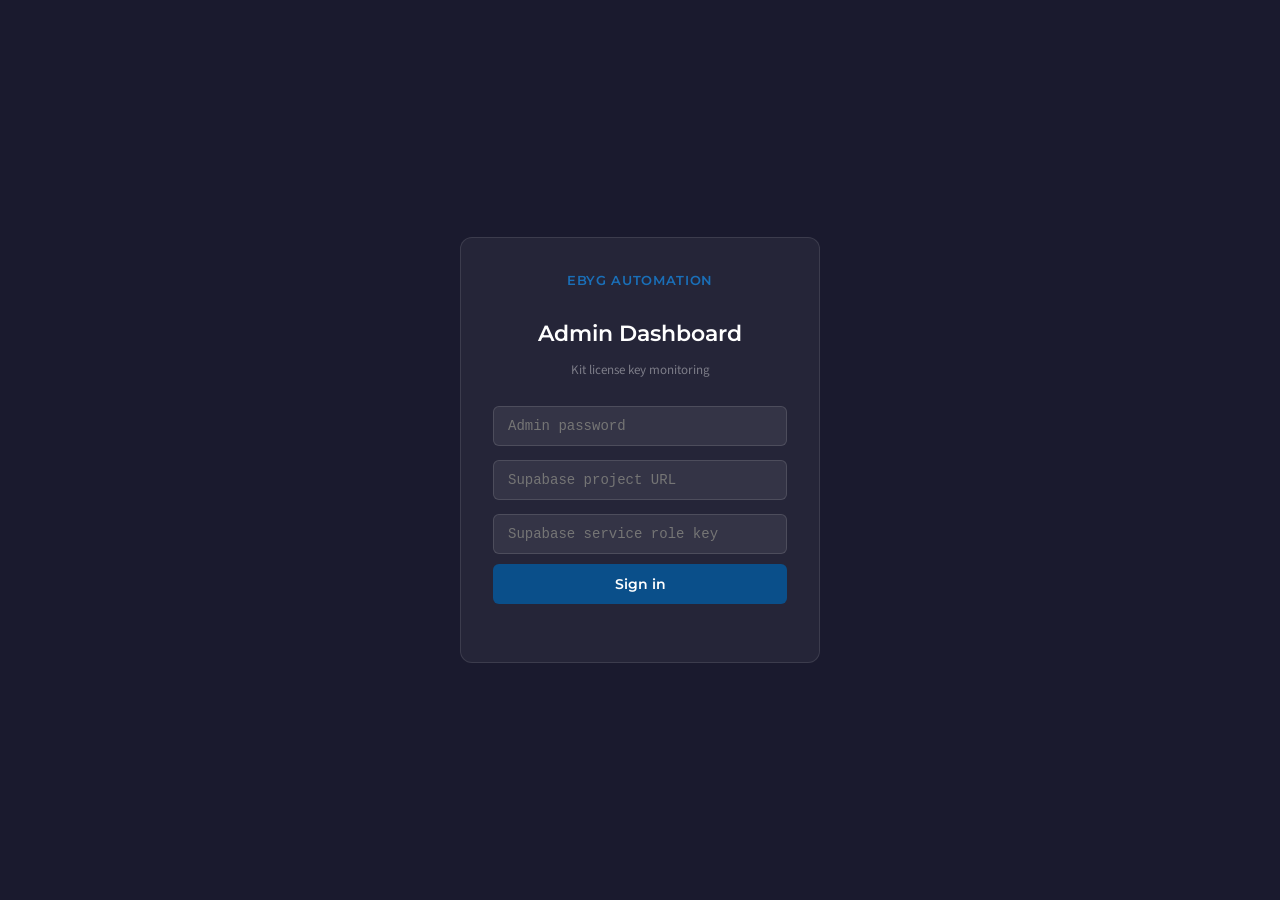
<file: admin.html>
<!DOCTYPE html>
<html lang="en">
<head>
  <meta charset="UTF-8">
  <meta name="viewport" content="width=device-width, initial-scale=1.0">
  <meta name="robots" content="noindex, nofollow">
  <title>Kit Admin — EBYG Automation</title>
  <link rel="preconnect" href="https://fonts.googleapis.com">
  <link rel="preconnect" href="https://fonts.gstatic.com" crossorigin>
  <link href="https://fonts.googleapis.com/css2?family=Montserrat:wght@400;500;600;700&family=Source+Sans+3:wght@300;400;500;600&display=swap" rel="stylesheet">
  <link rel="stylesheet" href="css/styles.css">
  <link rel="stylesheet" href="css/admin.css">
  <link rel="icon" type="image/png" href="favicon.png">
</head>
<body>

<!-- LOGIN -->
<div id="login-screen">
  <div class="login-card">
    <div class="login-logo">EBYG AUTOMATION</div>
    <div class="login-title">Admin Dashboard</div>
    <div class="login-sub">Kit license key monitoring</div>
    <input class="login-input" id="admin-pass" type="password" placeholder="Admin password" onkeydown="if(event.key==='Enter')adminLogin()">
    <input class="login-input" id="supa-url" type="text" placeholder="Supabase project URL" style="margin-top:4px">
    <input class="login-input" id="supa-key" type="text" placeholder="Supabase service role key" style="margin-top:4px">
    <button class="login-btn" onclick="adminLogin()">Sign in</button>
    <div class="login-err" id="login-err"></div>
  </div>
</div>

<!-- ADMIN APP -->
<div id="admin-screen">
  <div class="admin-topbar">
    <span class="admin-topbar-brand">EBYG <span>Automation</span></span>
    <div class="admin-topbar-divider"></div>
    <span class="admin-topbar-section">License Monitor</span>
    <div class="admin-topbar-spacer"></div>
    <button class="admin-topbar-refresh" onclick="loadData()">&#8635; Refresh</button>
    <span class="admin-topbar-logout" onclick="adminLogout()">Sign out</span>
  </div>

  <div class="admin-page">
    <!-- Stats -->
    <div class="stat-row">
      <div class="stat-card">
        <div class="stat-label">Total keys sold</div>
        <div class="stat-val" id="stat-total">&mdash;</div>
        <div class="stat-sub">All time</div>
      </div>
      <div class="stat-card">
        <div class="stat-label">Active (used in 30d)</div>
        <div class="stat-val active" id="stat-active">&mdash;</div>
        <div class="stat-sub">Unique buyers using kit</div>
      </div>
      <div class="stat-card">
        <div class="stat-label">Sessions this month</div>
        <div class="stat-val" id="stat-sessions">&mdash;</div>
        <div class="stat-sub">Total kit opens</div>
      </div>
      <div class="stat-card">
        <div class="stat-label">Flagged for review</div>
        <div class="stat-val flagged" id="stat-flagged">&mdash;</div>
        <div class="stat-sub">20+ sessions / 30 days</div>
      </div>
    </div>

    <!-- Controls -->
    <div class="admin-controls">
      <input class="admin-search" id="search" placeholder="Search by email, name, or key..." oninput="renderTable()">
      <div class="filter-chip on" data-filter="all" onclick="setFilter(this)">All keys</div>
      <div class="filter-chip flagged-chip" data-filter="flagged" onclick="setFilter(this)">&#9873; Flagged</div>
      <div class="filter-chip" data-filter="active" onclick="setFilter(this)">Active</div>
      <div class="filter-chip" data-filter="unused" onclick="setFilter(this)">Never used</div>
      <div class="filter-chip" data-filter="revoked" onclick="setFilter(this)">Revoked</div>
    </div>
    <div id="row-count" style="font-size:12px;color:var(--text-light);margin-bottom:0.6rem"></div>

    <!-- Table -->
    <div class="table-wrap">
      <div class="table-head-row">
        <div class="th sorted" onclick="sortBy('key')">Key</div>
        <div class="th" onclick="sortBy('email')">Customer</div>
        <div class="th" onclick="sortBy('sessions_30d')">30d uses</div>
        <div class="th" onclick="sortBy('total')">Total</div>
        <div class="th" onclick="sortBy('devices')">Devices</div>
        <div class="th" onclick="sortBy('status')">Status</div>
        <div class="th" onclick="sortBy('last_seen')">Last seen</div>
        <div class="th" onclick="sortBy('created')">Sold</div>
      </div>
      <div id="table-body"><div class="loading-row">Loading...</div></div>
    </div>
  </div>
</div>

<!-- DETAIL PANEL -->
<div class="detail-overlay" id="detail-overlay" onclick="closeDetail(event)">
  <div class="detail-panel" id="detail-panel">
    <div class="detail-head">
      <span class="detail-key" id="det-key"></span>
      <span class="detail-close" onclick="closeDetail()">&#10005;</span>
    </div>
    <div class="detail-body" id="det-body"></div>
    <div class="detail-actions" id="det-actions"></div>
  </div>
</div>

<script>
// ─── CONFIG ─────────────────────────────────────────────────
const ADMIN_PASS_HASH_KEY = 'ebyg_admin_ph';
const SUPA_URL_KEY = 'ebyg_supa_url';
const SUPA_KEY_KEY = 'ebyg_supa_key';
// TODO: Replace with a proper auth mechanism (e.g., Supabase Auth) for production
const ADMIN_PASSWORD = 'ebyg-admin-2024'; // CHANGE THIS

let supabaseUrl = '', supabaseKey = '';
let allData = [];
let sortCol = 'sessions_30d', sortDir = -1, activeFilter = 'all';

// ─── LOGIN ──────────────────────────────────────────────────
function adminLogin() {
  const pass = document.getElementById('admin-pass').value;
  const url = document.getElementById('supa-url').value.trim();
  const key = document.getElementById('supa-key').value.trim();
  if(pass !== ADMIN_PASSWORD) {
    document.getElementById('login-err').textContent = 'Incorrect password.';
    return;
  }
  if(!url || !key) {
    document.getElementById('login-err').textContent = 'Supabase URL and key required.';
    return;
  }
  supabaseUrl = url;
  supabaseKey = key;
  sessionStorage.setItem(SUPA_URL_KEY, url);
  sessionStorage.setItem(SUPA_KEY_KEY, key);
  document.getElementById('login-screen').style.display = 'none';
  document.getElementById('admin-screen').style.display = 'block';
  loadData();
}

function adminLogout() {
  sessionStorage.clear();
  location.reload();
}

// Restore session
window.addEventListener('load', () => {
  const url = sessionStorage.getItem(SUPA_URL_KEY);
  const key = sessionStorage.getItem(SUPA_KEY_KEY);
  if(url && key) {
    supabaseUrl = url; supabaseKey = key;
    document.getElementById('login-screen').style.display = 'none';
    document.getElementById('admin-screen').style.display = 'block';
    loadData();
  }
});

// ─── DATA LOADING ────────────────────────────────────────────
async function loadData() {
  document.getElementById('table-body').innerHTML = '<div class="loading-row">Loading data...</div>';
  try {
    const res = await fetch(`${supabaseUrl}/rest/v1/key_usage_summary?select=*`, {
      headers: { 'apikey': supabaseKey, 'Authorization': `Bearer ${supabaseKey}` }
    });
    if(!res.ok) throw new Error(await res.text());
    allData = await res.json();
    updateStats();
    renderTable();
  } catch(e) {
    document.getElementById('table-body').innerHTML = `<div class="loading-row" style="color:#DC2626">Error loading data: ${e.message}</div>`;
  }
}

function updateStats() {
  document.getElementById('stat-total').textContent = allData.length;
  document.getElementById('stat-active').textContent = allData.filter(k => k.sessions_30d > 0).length;
  document.getElementById('stat-sessions').textContent = allData.reduce((s,k) => s + (k.sessions_30d||0), 0);
  document.getElementById('stat-flagged').textContent = allData.filter(k => k.flagged).length;
}

function setFilter(el) {
  document.querySelectorAll('.filter-chip').forEach(c => c.classList.remove('on'));
  el.classList.add('on');
  activeFilter = el.dataset.filter;
  renderTable();
}

function sortBy(col) {
  if(sortCol === col) sortDir *= -1;
  else { sortCol = col; sortDir = -1; }
  document.querySelectorAll('.th').forEach(t => t.classList.remove('sorted'));
  renderTable();
}

function renderTable() {
  const search = document.getElementById('search').value.toLowerCase();
  let rows = [...allData];

  // Filter
  if(activeFilter === 'flagged') rows = rows.filter(r => r.flagged && !r.revoked);
  else if(activeFilter === 'active') rows = rows.filter(r => (r.sessions_30d||0) > 0 && !r.revoked);
  else if(activeFilter === 'unused') rows = rows.filter(r => !r.total_sessions && !r.revoked);
  else if(activeFilter === 'revoked') rows = rows.filter(r => r.revoked);

  // Search
  if(search) rows = rows.filter(r =>
    (r.key||'').toLowerCase().includes(search) ||
    (r.customer_email||'').toLowerCase().includes(search) ||
    (r.customer_name||'').toLowerCase().includes(search)
  );

  // Sort
  rows.sort((a,b) => {
    let av, bv;
    if(sortCol==='key') {av=a.key||''; bv=b.key||'';}
    else if(sortCol==='email') {av=a.customer_email||''; bv=b.customer_email||'';}
    else if(sortCol==='sessions_30d') {av=a.sessions_30d||0; bv=b.sessions_30d||0;}
    else if(sortCol==='total') {av=a.total_sessions||0; bv=b.total_sessions||0;}
    else if(sortCol==='devices') {av=a.unique_devices||0; bv=b.unique_devices||0;}
    else if(sortCol==='last_seen') {av=a.last_seen||''; bv=b.last_seen||'';}
    else if(sortCol==='created') {av=a.key_created||''; bv=b.key_created||'';}
    else {av=0; bv=0;}
    if(typeof av === 'string') return av.localeCompare(bv) * sortDir;
    return (av - bv) * sortDir;
  });

  document.getElementById('row-count').textContent = rows.length + ' key' + (rows.length!==1?'s':'') + ' shown';

  if(!rows.length) {
    document.getElementById('table-body').innerHTML = '<div class="empty-state">No keys match your filters.</div>';
    return;
  }

  const body = document.getElementById('table-body');
  body.innerHTML = '';
  rows.forEach(r => {
    const row = document.createElement('div');
    row.className = 'trow' + (r.flagged && !r.revoked ? ' flagged-row' : '');
    row.onclick = () => openDetail(r);

    const s30 = r.sessions_30d || 0;
    const s30Class = s30 >= 20 ? 'red' : s30 >= 10 ? 'gold' : 'green';
    const badgeClass = r.revoked ? 'revoked' : r.flagged ? 'alert' : s30 > 0 ? 'ok' : 'warn';
    const badgeText = r.revoked ? 'Revoked' : r.flagged ? '\u2691 Flagged' : s30 > 0 ? 'Active' : 'Unused';

    row.innerHTML = `
      <div class="td mono">${r.key}</div>
      <div class="td">${r.customer_email ? `<div style="font-size:13px">${r.customer_email}</div><div style="font-size:11px;color:var(--text-light)">${r.customer_name||''}</div>` : '<span class="muted">\u2014</span>'}</div>
      <div class="td ${s30Class}">${s30}</div>
      <div class="td">${r.total_sessions||0}</div>
      <div class="td">${r.unique_devices||0}</div>
      <div class="td"><span class="badge ${badgeClass}">${badgeText}</span></div>
      <div class="td muted">${r.last_seen ? relativeTime(r.last_seen) : '\u2014'}</div>
      <div class="td muted">${r.key_created ? formatDate(r.key_created) : '\u2014'}</div>
    `;
    body.appendChild(row);
  });
}

// ─── DETAIL PANEL ────────────────────────────────────────────
function openDetail(r) {
  document.getElementById('det-key').textContent = r.key;
  const body = document.getElementById('det-body');
  body.innerHTML = [
    ['Customer email', r.customer_email || '\u2014'],
    ['Customer name', r.customer_name || '\u2014'],
    ['Product', r.product || 'ai-starter-kit'],
    ['Key sold', r.key_created ? formatDate(r.key_created) : '\u2014'],
    ['Total sessions', r.total_sessions || 0],
    ['Sessions (30 days)', r.sessions_30d || 0],
    ['Sessions (7 days)', r.sessions_7d || 0],
    ['Unique devices', r.unique_devices || 0],
    ['Unique countries', r.unique_countries || 0],
    ['Last seen', r.last_seen ? new Date(r.last_seen).toLocaleString() : '\u2014'],
    ['Status', r.revoked ? 'Revoked' : r.flagged ? '\u2691 Flagged \u2014 '+r.flag_reason : 'Active'],
  ].map(([l,v]) => `<div class="detail-row"><span class="detail-lbl">${l}</span><span class="detail-val">${v}</span></div>`).join('');

  const actions = document.getElementById('det-actions');
  actions.innerHTML = '';
  if(!r.revoked) {
    const revokeBtn = document.createElement('button');
    revokeBtn.className = 'action-btn danger';
    revokeBtn.textContent = 'Revoke key';
    revokeBtn.onclick = () => revokeKey(r.key);
    actions.appendChild(revokeBtn);
  } else {
    const restoreBtn = document.createElement('button');
    restoreBtn.className = 'action-btn';
    restoreBtn.textContent = 'Restore key';
    restoreBtn.onclick = () => restoreKey(r.key);
    actions.appendChild(restoreBtn);
  }
  if(r.flagged) {
    const clearBtn = document.createElement('button');
    clearBtn.className = 'action-btn';
    clearBtn.textContent = 'Clear flag';
    clearBtn.onclick = () => clearFlag(r.key);
    actions.appendChild(clearBtn);
  }

  document.getElementById('detail-overlay').classList.add('open');
}

function closeDetail(e) {
  if(!e || e.target === document.getElementById('detail-overlay') || e.currentTarget !== document.getElementById('detail-overlay')) {
    document.getElementById('detail-overlay').classList.remove('open');
  }
}

async function revokeKey(key) {
  if(!confirm(`Revoke key ${key}? The buyer will no longer be able to access the kit.`)) return;
  await patchKey(key, { revoked: true });
}
async function restoreKey(key) {
  await patchKey(key, { revoked: false });
}
async function clearFlag(key) {
  await patchKey(key, { flagged: false, flag_reason: null });
}
async function patchKey(key, updates) {
  await fetch(`${supabaseUrl}/rest/v1/license_keys?key=eq.${encodeURIComponent(key)}`, {
    method: 'PATCH',
    headers: { 'apikey': supabaseKey, 'Authorization': `Bearer ${supabaseKey}`, 'Content-Type': 'application/json', 'Prefer': 'return=minimal' },
    body: JSON.stringify(updates)
  });
  document.getElementById('detail-overlay').classList.remove('open');
  await loadData();
}

// ─── UTILS ──────────────────────────────────────────────────
function relativeTime(iso) {
  const diff = Date.now() - new Date(iso).getTime();
  const m = Math.floor(diff/60000);
  if(m < 1) return 'just now';
  if(m < 60) return m+'m ago';
  const h = Math.floor(m/60);
  if(h < 24) return h+'h ago';
  const d = Math.floor(h/24);
  if(d < 30) return d+'d ago';
  return formatDate(iso);
}
function formatDate(iso) {
  return new Date(iso).toLocaleDateString('en-US', {month:'short',day:'numeric',year:'numeric'});
}
</script>
</body>
</html>
</file>
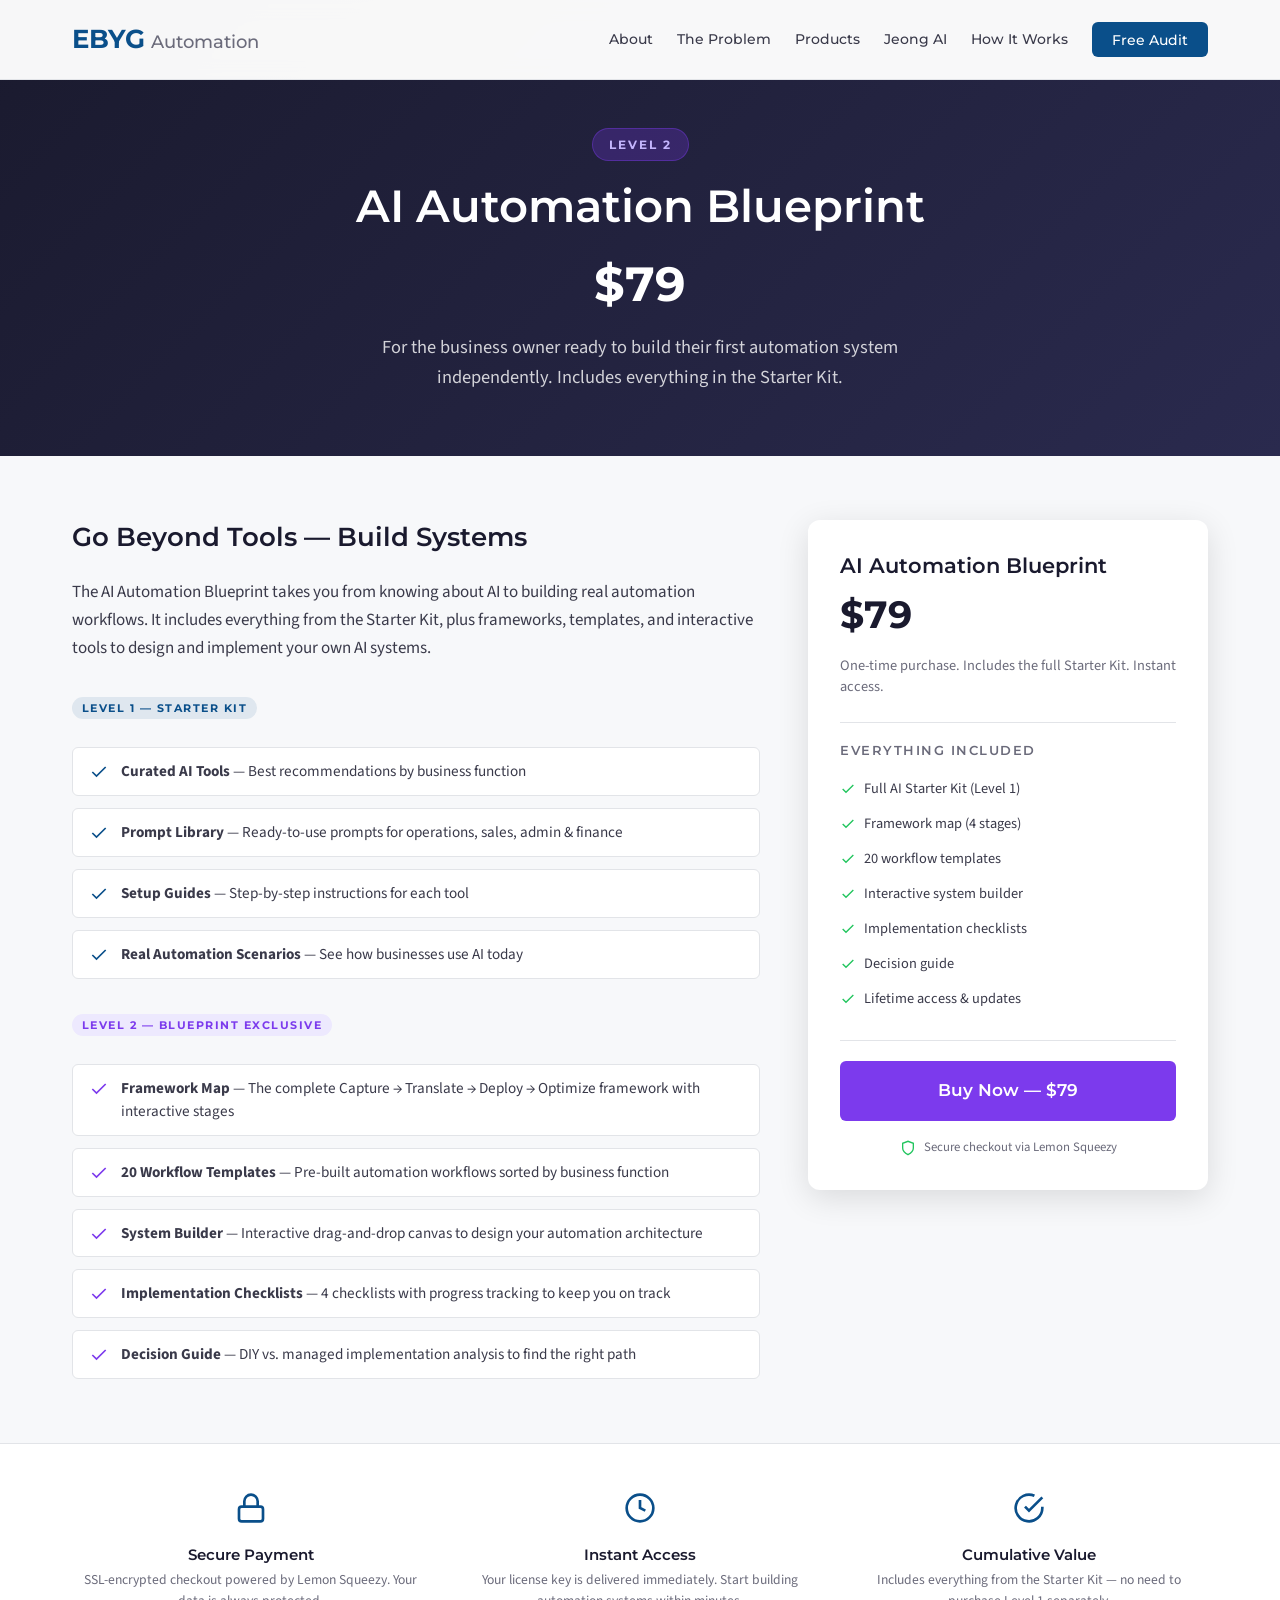
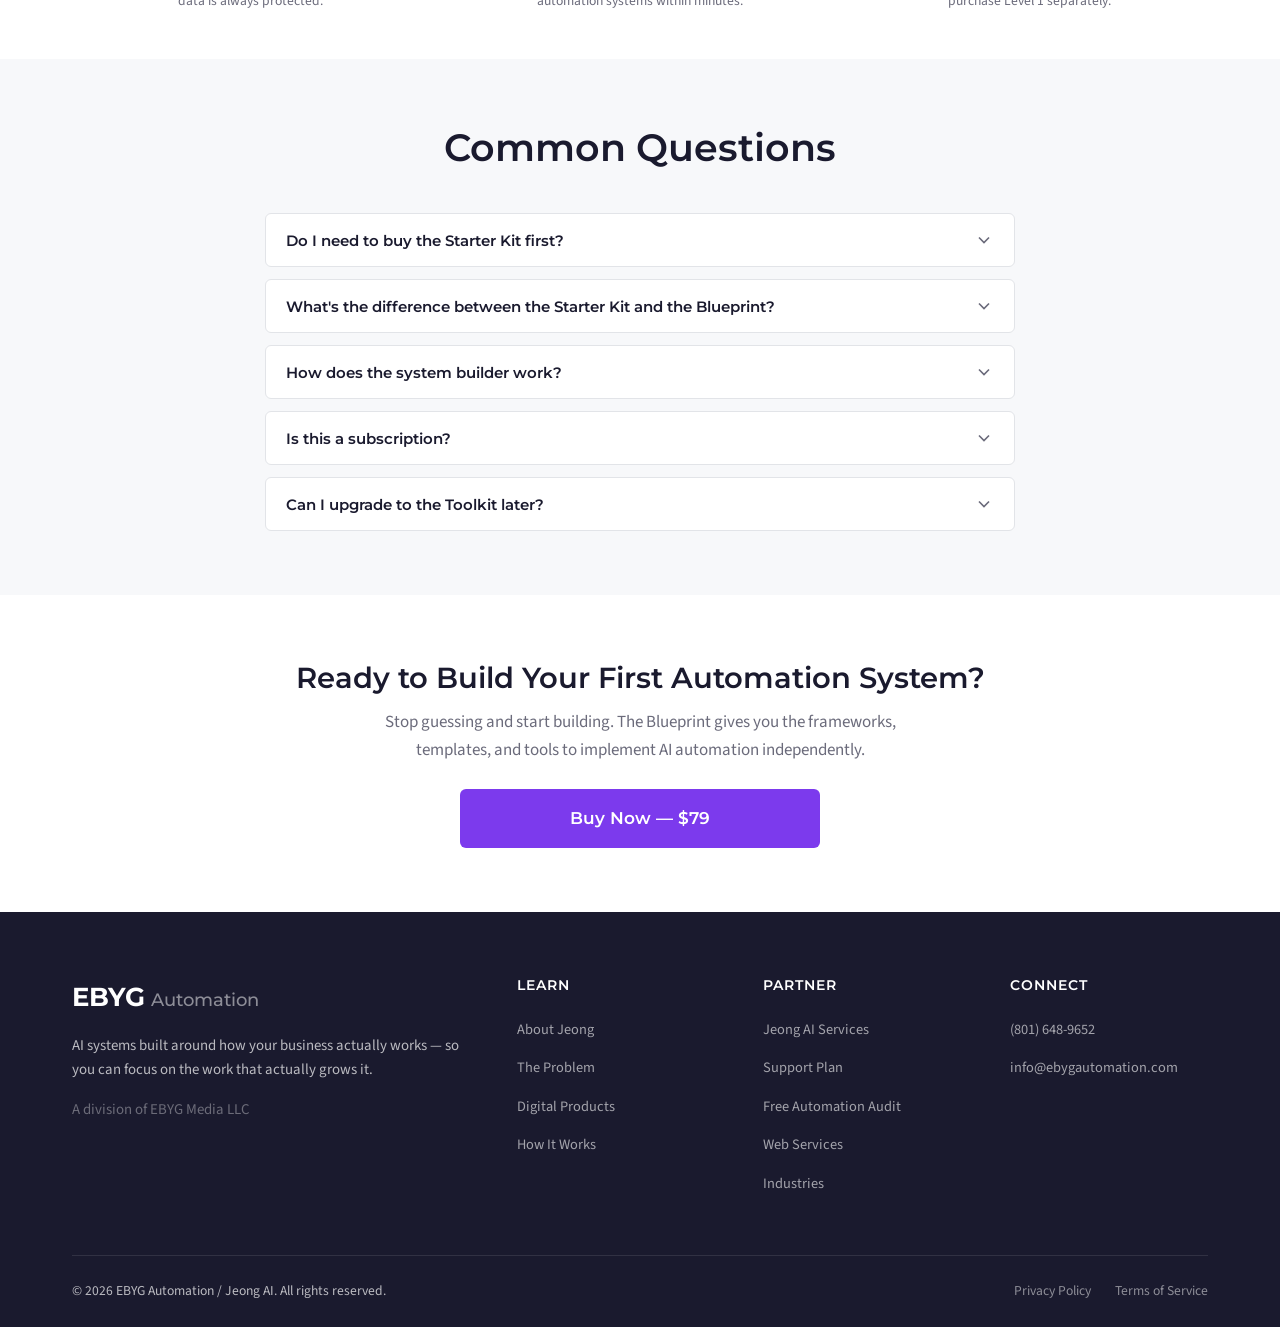
<file: checkout-blueprint.html>
<!DOCTYPE html>
<html lang="en">
<head>
  <meta charset="UTF-8">
  <meta name="viewport" content="width=device-width, initial-scale=1.0">
  <meta name="description" content="Get the AI Automation Blueprint — workflow templates, automation frameworks, system builder, and the full Capture→Translate→Deploy→Optimize framework. $79 one-time.">
  <meta property="og:type" content="website">
  <meta property="og:title" content="AI Automation Blueprint — EBYG Automation">
  <meta property="og:description" content="Workflow templates, automation frameworks, system builder, and the full EBYG framework. $79 one-time.">
  <meta property="og:site_name" content="EBYG Automation">
  <meta property="og:locale" content="en_US">
  <title>AI Automation Blueprint — EBYG Automation</title>
  <link rel="preconnect" href="https://fonts.googleapis.com">
  <link rel="preconnect" href="https://fonts.gstatic.com" crossorigin>
  <link href="https://fonts.googleapis.com/css2?family=Montserrat:wght@400;500;600;700&family=Source+Sans+3:wght@300;400;500;600&display=swap" rel="stylesheet">
  <link rel="stylesheet" href="css/styles.css">
  <link rel="stylesheet" href="css/checkout.css">
  <link rel="icon" type="image/png" href="favicon.png">
</head>
<body>

  <!-- ========== HEADER ========== -->
  <header class="site-header" id="site-header">
    <div class="container header-inner">
      <a href="index.html" class="logo">
        <span class="logo-ebyg">EBYG</span><span class="logo-auto">Automation</span>
      </a>
      <nav class="main-nav" id="main-nav">
        <ul class="nav-list">
          <li><a href="index.html#about">About</a></li>
          <li><a href="index.html#friction">The Problem</a></li>
          <li><a href="index.html#products">Products</a></li>
          <li><a href="index.html#jeong-ai">Jeong AI</a></li>
          <li><a href="index.html#how-it-works">How It Works</a></li>
          <li><a href="index.html#contact" class="nav-cta">Free Audit</a></li>
        </ul>
      </nav>
      <button class="mobile-toggle" id="mobile-toggle" aria-label="Toggle navigation">
        <span></span><span></span><span></span>
      </button>
    </div>
  </header>

  <!-- ========== HERO ========== -->
  <section class="checkout-hero">
    <div class="container">
      <span class="checkout-level-badge level-2">Level 2</span>
      <h1>AI Automation Blueprint</h1>
      <div class="checkout-price">$79</div>
      <p class="checkout-tagline">For the business owner ready to build their first automation system independently. Includes everything in the Starter Kit.</p>
    </div>
  </section>

  <!-- ========== CHECKOUT BODY ========== -->
  <section class="checkout-body">
    <div class="container">
      <div class="checkout-grid">

        <!-- Left: Product Details -->
        <div class="checkout-details">
          <h2>Go Beyond Tools — Build Systems</h2>
          <p>The AI Automation Blueprint takes you from knowing about AI to building real automation workflows. It includes everything from the Starter Kit, plus frameworks, templates, and interactive tools to design and implement your own AI systems.</p>

          <h3>
            <span class="feature-tier-label tier-1">Level 1 — Starter Kit</span>
          </h3>
          <div class="feature-list">
            <div class="feature-item level-1">
              <svg viewBox="0 0 24 24" fill="none" stroke="currentColor" stroke-width="2"><polyline points="20 6 9 17 4 12"/></svg>
              <span><strong>Curated AI Tools</strong> — Best recommendations by business function</span>
            </div>
            <div class="feature-item level-1">
              <svg viewBox="0 0 24 24" fill="none" stroke="currentColor" stroke-width="2"><polyline points="20 6 9 17 4 12"/></svg>
              <span><strong>Prompt Library</strong> — Ready-to-use prompts for operations, sales, admin &amp; finance</span>
            </div>
            <div class="feature-item level-1">
              <svg viewBox="0 0 24 24" fill="none" stroke="currentColor" stroke-width="2"><polyline points="20 6 9 17 4 12"/></svg>
              <span><strong>Setup Guides</strong> — Step-by-step instructions for each tool</span>
            </div>
            <div class="feature-item level-1">
              <svg viewBox="0 0 24 24" fill="none" stroke="currentColor" stroke-width="2"><polyline points="20 6 9 17 4 12"/></svg>
              <span><strong>Real Automation Scenarios</strong> — See how businesses use AI today</span>
            </div>
          </div>

          <h3>
            <span class="feature-tier-label tier-2">Level 2 — Blueprint Exclusive</span>
          </h3>
          <div class="feature-list">
            <div class="feature-item level-2">
              <svg viewBox="0 0 24 24" fill="none" stroke="currentColor" stroke-width="2"><polyline points="20 6 9 17 4 12"/></svg>
              <span><strong>Framework Map</strong> — The complete Capture → Translate → Deploy → Optimize framework with interactive stages</span>
            </div>
            <div class="feature-item level-2">
              <svg viewBox="0 0 24 24" fill="none" stroke="currentColor" stroke-width="2"><polyline points="20 6 9 17 4 12"/></svg>
              <span><strong>20 Workflow Templates</strong> — Pre-built automation workflows sorted by business function</span>
            </div>
            <div class="feature-item level-2">
              <svg viewBox="0 0 24 24" fill="none" stroke="currentColor" stroke-width="2"><polyline points="20 6 9 17 4 12"/></svg>
              <span><strong>System Builder</strong> — Interactive drag-and-drop canvas to design your automation architecture</span>
            </div>
            <div class="feature-item level-2">
              <svg viewBox="0 0 24 24" fill="none" stroke="currentColor" stroke-width="2"><polyline points="20 6 9 17 4 12"/></svg>
              <span><strong>Implementation Checklists</strong> — 4 checklists with progress tracking to keep you on track</span>
            </div>
            <div class="feature-item level-2">
              <svg viewBox="0 0 24 24" fill="none" stroke="currentColor" stroke-width="2"><polyline points="20 6 9 17 4 12"/></svg>
              <span><strong>Decision Guide</strong> — DIY vs. managed implementation analysis to find the right path</span>
            </div>
          </div>
        </div>

        <!-- Right: Checkout Card -->
        <div class="checkout-card">
          <h3>AI Automation Blueprint</h3>
          <div class="card-price">$79</div>
          <p class="card-desc">One-time purchase. Includes the full Starter Kit. Instant access.</p>
          <div class="card-divider"></div>
          <div class="card-includes">
            <h4>Everything Included</h4>
            <ul>
              <li>
                <svg viewBox="0 0 24 24" fill="none" stroke="currentColor" stroke-width="2"><polyline points="20 6 9 17 4 12"/></svg>
                Full AI Starter Kit (Level 1)
              </li>
              <li>
                <svg viewBox="0 0 24 24" fill="none" stroke="currentColor" stroke-width="2"><polyline points="20 6 9 17 4 12"/></svg>
                Framework map (4 stages)
              </li>
              <li>
                <svg viewBox="0 0 24 24" fill="none" stroke="currentColor" stroke-width="2"><polyline points="20 6 9 17 4 12"/></svg>
                20 workflow templates
              </li>
              <li>
                <svg viewBox="0 0 24 24" fill="none" stroke="currentColor" stroke-width="2"><polyline points="20 6 9 17 4 12"/></svg>
                Interactive system builder
              </li>
              <li>
                <svg viewBox="0 0 24 24" fill="none" stroke="currentColor" stroke-width="2"><polyline points="20 6 9 17 4 12"/></svg>
                Implementation checklists
              </li>
              <li>
                <svg viewBox="0 0 24 24" fill="none" stroke="currentColor" stroke-width="2"><polyline points="20 6 9 17 4 12"/></svg>
                Decision guide
              </li>
              <li>
                <svg viewBox="0 0 24 24" fill="none" stroke="currentColor" stroke-width="2"><polyline points="20 6 9 17 4 12"/></svg>
                Lifetime access &amp; updates
              </li>
            </ul>
          </div>
          <div class="card-divider"></div>
          <a href="#" class="checkout-btn btn-level-2 lemonsqueezy-button" data-product="blueprint">Buy Now — $79</a>
          <div class="checkout-guarantee">
            <svg viewBox="0 0 24 24" fill="none" stroke="currentColor" stroke-width="2"><path d="M12 22s8-4 8-10V5l-8-3-8 3v7c0 6 8 10 8 10z"/></svg>
            Secure checkout via Lemon Squeezy
          </div>
        </div>

      </div>
    </div>
  </section>

  <!-- ========== TRUST STRIP ========== -->
  <section class="checkout-trust">
    <div class="container">
      <div class="trust-grid">
        <div class="trust-block">
          <svg viewBox="0 0 24 24" fill="none" stroke="currentColor" stroke-width="2"><rect x="3" y="11" width="18" height="11" rx="2" ry="2"/><path d="M7 11V7a5 5 0 0 1 10 0v4"/></svg>
          <h4>Secure Payment</h4>
          <p>SSL-encrypted checkout powered by Lemon Squeezy. Your data is always protected.</p>
        </div>
        <div class="trust-block">
          <svg viewBox="0 0 24 24" fill="none" stroke="currentColor" stroke-width="2"><circle cx="12" cy="12" r="10"/><polyline points="12 6 12 12 16 14"/></svg>
          <h4>Instant Access</h4>
          <p>Your license key is delivered immediately. Start building automation systems within minutes.</p>
        </div>
        <div class="trust-block">
          <svg viewBox="0 0 24 24" fill="none" stroke="currentColor" stroke-width="2"><path d="M22 11.08V12a10 10 0 1 1-5.93-9.14"/><polyline points="22 4 12 14.01 9 11.01"/></svg>
          <h4>Cumulative Value</h4>
          <p>Includes everything from the Starter Kit — no need to purchase Level 1 separately.</p>
        </div>
      </div>
    </div>
  </section>

  <!-- ========== FAQ ========== -->
  <section class="checkout-faq">
    <div class="container">
      <div class="section-center">
        <h2>Common Questions</h2>
      </div>
      <div class="faq-list">
        <div class="faq-item">
          <button class="faq-question">
            Do I need to buy the Starter Kit first?
            <svg viewBox="0 0 24 24" fill="none" stroke="currentColor" stroke-width="2"><polyline points="6 9 12 15 18 9"/></svg>
          </button>
          <div class="faq-answer">
            <p>No. The Blueprint includes everything from the Starter Kit. You get full access to all Level 1 content plus the Level 2 frameworks, templates, and tools.</p>
          </div>
        </div>
        <div class="faq-item">
          <button class="faq-question">
            What's the difference between the Starter Kit and the Blueprint?
            <svg viewBox="0 0 24 24" fill="none" stroke="currentColor" stroke-width="2"><polyline points="6 9 12 15 18 9"/></svg>
          </button>
          <div class="faq-answer">
            <p>The Starter Kit teaches you <em>what</em> tools to use and gives you prompts and scenarios. The Blueprint teaches you <em>how</em> to build complete automation systems — with frameworks, workflow templates, an interactive system builder, and implementation checklists.</p>
          </div>
        </div>
        <div class="faq-item">
          <button class="faq-question">
            How does the system builder work?
            <svg viewBox="0 0 24 24" fill="none" stroke="currentColor" stroke-width="2"><polyline points="6 9 12 15 18 9"/></svg>
          </button>
          <div class="faq-answer">
            <p>The system builder is an interactive drag-and-drop canvas where you design your automation architecture. Pick nodes from the palette (triggers, actions, AI steps, integrations) and connect them to map out your workflows visually.</p>
          </div>
        </div>
        <div class="faq-item">
          <button class="faq-question">
            Is this a subscription?
            <svg viewBox="0 0 24 24" fill="none" stroke="currentColor" stroke-width="2"><polyline points="6 9 12 15 18 9"/></svg>
          </button>
          <div class="faq-answer">
            <p>No. The Blueprint is a one-time purchase of $79. You get lifetime access to all content and future updates.</p>
          </div>
        </div>
        <div class="faq-item">
          <button class="faq-question">
            Can I upgrade to the Toolkit later?
            <svg viewBox="0 0 24 24" fill="none" stroke="currentColor" stroke-width="2"><polyline points="6 9 12 15 18 9"/></svg>
          </button>
          <div class="faq-answer">
            <p>Yes. When you're ready for the complete package, you can upgrade to the Small Business AI Toolkit (Level 3), which includes everything in the Blueprint plus additional playbooks, industry workflows, and a credit toward Jeong AI implementation.</p>
          </div>
        </div>
      </div>
    </div>
  </section>

  <!-- ========== BOTTOM CTA ========== -->
  <section class="checkout-bottom-cta">
    <div class="container">
      <h2>Ready to Build Your First Automation System?</h2>
      <p>Stop guessing and start building. The Blueprint gives you the frameworks, templates, and tools to implement AI automation independently.</p>
      <a href="#" class="checkout-btn btn-level-2 lemonsqueezy-button" data-product="blueprint" style="max-width:360px;margin:0 auto;">Buy Now — $79</a>
    </div>
  </section>

  <!-- ========== FOOTER ========== -->
  <footer class="site-footer">
    <div class="container">
      <div class="footer-grid">
        <div class="footer-brand">
          <a href="index.html" class="logo">
            <span class="logo-ebyg">EBYG</span><span class="logo-auto">Automation</span>
          </a>
          <p>AI systems built around how your business actually works — so you can focus on the work that actually grows it.</p>
          <p class="footer-division">A division of EBYG Media LLC</p>
        </div>
        <div class="footer-links">
          <h4>Learn</h4>
          <ul>
            <li><a href="index.html#about">About Jeong</a></li>
            <li><a href="index.html#friction">The Problem</a></li>
            <li><a href="index.html#products">Digital Products</a></li>
            <li><a href="index.html#how-it-works">How It Works</a></li>
          </ul>
        </div>
        <div class="footer-links">
          <h4>Partner</h4>
          <ul>
            <li><a href="index.html#jeong-ai">Jeong AI Services</a></li>
            <li><a href="index.html#support">Support Plan</a></li>
            <li><a href="index.html#contact">Free Automation Audit</a></li>
            <li><a href="index.html#web-services">Web Services</a></li>
            <li><a href="index.html#industries">Industries</a></li>
          </ul>
        </div>
        <div class="footer-links">
          <h4>Connect</h4>
          <ul>
            <li><a href="tel:+18016489652">(801) 648-9652</a></li>
            <li><a href="mailto:info@ebygautomation.com">info@ebygautomation.com</a></li>
          </ul>
        </div>
      </div>
      <div class="footer-bottom">
        <p>&copy; 2026 EBYG Automation / Jeong AI. All rights reserved.</p>
        <div class="footer-legal">
          <a href="privacy.html">Privacy Policy</a>
          <a href="terms.html">Terms of Service</a>
        </div>
      </div>
    </div>
  </footer>

  <button class="scroll-top" id="scroll-top" aria-label="Scroll to top">
    <svg viewBox="0 0 24 24" fill="none" stroke="currentColor" stroke-width="2"><polyline points="18 15 12 9 6 15"/></svg>
  </button>

  <script src="https://app.lemonsqueezy.com/js/lemon.js" defer></script>
  <script>
    document.querySelectorAll('.faq-question').forEach(function(btn) {
      btn.addEventListener('click', function() {
        var item = btn.closest('.faq-item');
        var isOpen = item.classList.contains('open');
        document.querySelectorAll('.faq-item.open').forEach(function(el) { el.classList.remove('open'); });
        if (!isOpen) item.classList.add('open');
      });
    });

    var toggle = document.getElementById('mobile-toggle');
    var nav = document.getElementById('main-nav');
    if (toggle && nav) {
      toggle.addEventListener('click', function() {
        nav.classList.toggle('open');
        toggle.classList.toggle('open');
      });
    }

    var scrollBtn = document.getElementById('scroll-top');
    if (scrollBtn) {
      window.addEventListener('scroll', function() {
        scrollBtn.classList.toggle('visible', window.scrollY > 400);
      });
      scrollBtn.addEventListener('click', function() {
        window.scrollTo({ top: 0, behavior: 'smooth' });
      });
    }

    var header = document.getElementById('site-header');
    if (header) {
      window.addEventListener('scroll', function() {
        header.classList.toggle('scrolled', window.scrollY > 60);
      });
    }
  </script>
</body>
</html>
</file>
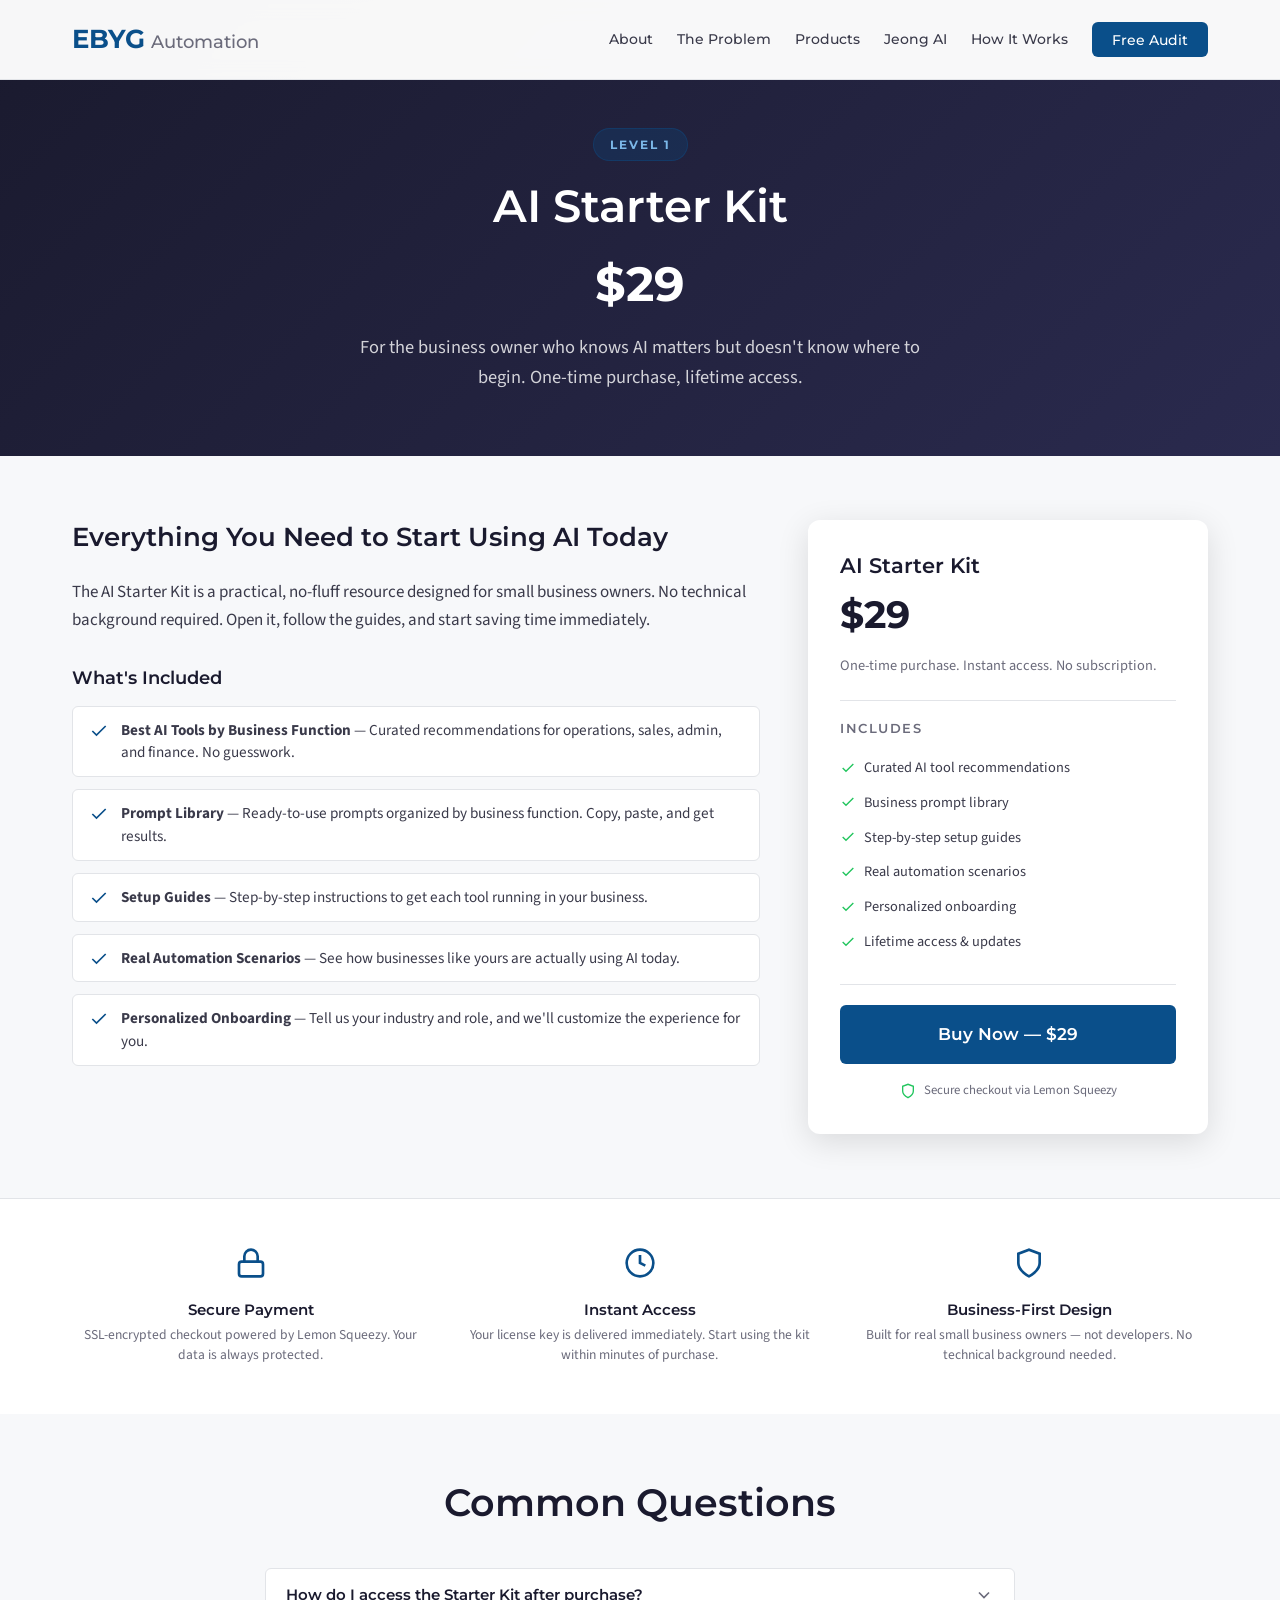
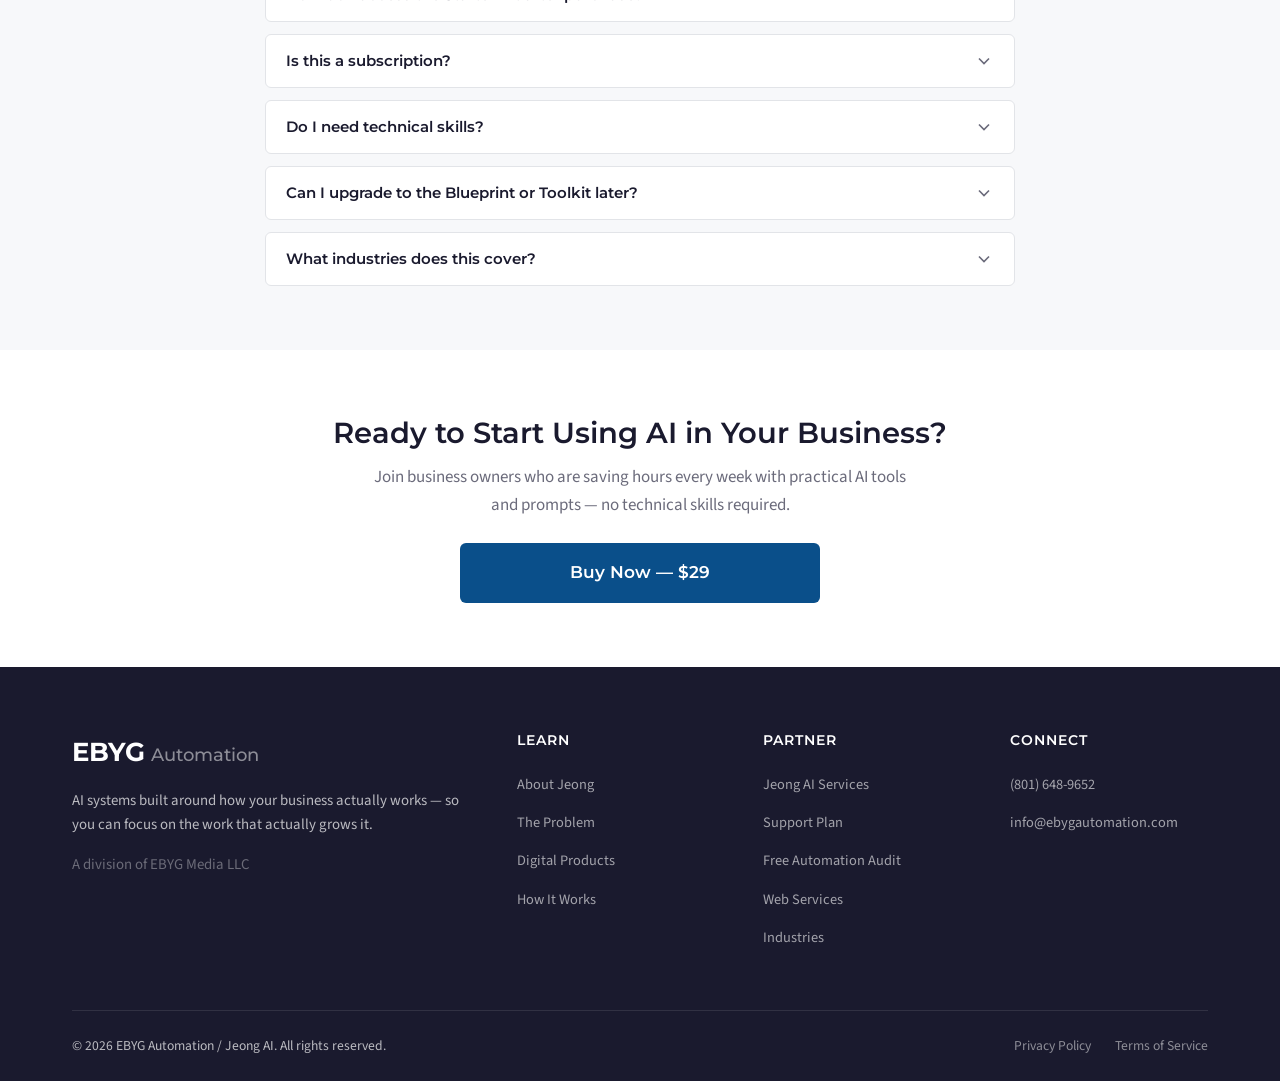
<file: checkout-starter-kit.html>
<!DOCTYPE html>
<html lang="en">
<head>
  <meta charset="UTF-8">
  <meta name="viewport" content="width=device-width, initial-scale=1.0">
  <meta name="description" content="Get the AI Starter Kit — curated AI tools, prompt library, setup guides, and real automation examples for small businesses. $29 one-time.">
  <meta property="og:type" content="website">
  <meta property="og:title" content="AI Starter Kit — EBYG Automation">
  <meta property="og:description" content="Curated AI tools, prompt library, setup guides, and real automation examples for small businesses. $29 one-time.">
  <meta property="og:site_name" content="EBYG Automation">
  <meta property="og:locale" content="en_US">
  <title>AI Starter Kit — EBYG Automation</title>
  <link rel="preconnect" href="https://fonts.googleapis.com">
  <link rel="preconnect" href="https://fonts.gstatic.com" crossorigin>
  <link href="https://fonts.googleapis.com/css2?family=Montserrat:wght@400;500;600;700&family=Source+Sans+3:wght@300;400;500;600&display=swap" rel="stylesheet">
  <link rel="stylesheet" href="css/styles.css">
  <link rel="stylesheet" href="css/checkout.css">
  <link rel="icon" type="image/png" href="favicon.png">
</head>
<body>

  <!-- ========== HEADER ========== -->
  <header class="site-header" id="site-header">
    <div class="container header-inner">
      <a href="index.html" class="logo">
        <span class="logo-ebyg">EBYG</span><span class="logo-auto">Automation</span>
      </a>
      <nav class="main-nav" id="main-nav">
        <ul class="nav-list">
          <li><a href="index.html#about">About</a></li>
          <li><a href="index.html#friction">The Problem</a></li>
          <li><a href="index.html#products">Products</a></li>
          <li><a href="index.html#jeong-ai">Jeong AI</a></li>
          <li><a href="index.html#how-it-works">How It Works</a></li>
          <li><a href="index.html#contact" class="nav-cta">Free Audit</a></li>
        </ul>
      </nav>
      <button class="mobile-toggle" id="mobile-toggle" aria-label="Toggle navigation">
        <span></span><span></span><span></span>
      </button>
    </div>
  </header>

  <!-- ========== HERO ========== -->
  <section class="checkout-hero">
    <div class="container">
      <span class="checkout-level-badge level-1">Level 1</span>
      <h1>AI Starter Kit</h1>
      <div class="checkout-price">$29</div>
      <p class="checkout-tagline">For the business owner who knows AI matters but doesn't know where to begin. One-time purchase, lifetime access.</p>
    </div>
  </section>

  <!-- ========== CHECKOUT BODY ========== -->
  <section class="checkout-body">
    <div class="container">
      <div class="checkout-grid">

        <!-- Left: Product Details -->
        <div class="checkout-details">
          <h2>Everything You Need to Start Using AI Today</h2>
          <p>The AI Starter Kit is a practical, no-fluff resource designed for small business owners. No technical background required. Open it, follow the guides, and start saving time immediately.</p>

          <h3>What's Included</h3>
          <div class="feature-list">
            <div class="feature-item level-1">
              <svg viewBox="0 0 24 24" fill="none" stroke="currentColor" stroke-width="2"><polyline points="20 6 9 17 4 12"/></svg>
              <span><strong>Best AI Tools by Business Function</strong> — Curated recommendations for operations, sales, admin, and finance. No guesswork.</span>
            </div>
            <div class="feature-item level-1">
              <svg viewBox="0 0 24 24" fill="none" stroke="currentColor" stroke-width="2"><polyline points="20 6 9 17 4 12"/></svg>
              <span><strong>Prompt Library</strong> — Ready-to-use prompts organized by business function. Copy, paste, and get results.</span>
            </div>
            <div class="feature-item level-1">
              <svg viewBox="0 0 24 24" fill="none" stroke="currentColor" stroke-width="2"><polyline points="20 6 9 17 4 12"/></svg>
              <span><strong>Setup Guides</strong> — Step-by-step instructions to get each tool running in your business.</span>
            </div>
            <div class="feature-item level-1">
              <svg viewBox="0 0 24 24" fill="none" stroke="currentColor" stroke-width="2"><polyline points="20 6 9 17 4 12"/></svg>
              <span><strong>Real Automation Scenarios</strong> — See how businesses like yours are actually using AI today.</span>
            </div>
            <div class="feature-item level-1">
              <svg viewBox="0 0 24 24" fill="none" stroke="currentColor" stroke-width="2"><polyline points="20 6 9 17 4 12"/></svg>
              <span><strong>Personalized Onboarding</strong> — Tell us your industry and role, and we'll customize the experience for you.</span>
            </div>
          </div>
        </div>

        <!-- Right: Checkout Card -->
        <div class="checkout-card">
          <h3>AI Starter Kit</h3>
          <div class="card-price">$29</div>
          <p class="card-desc">One-time purchase. Instant access. No subscription.</p>
          <div class="card-divider"></div>
          <div class="card-includes">
            <h4>Includes</h4>
            <ul>
              <li>
                <svg viewBox="0 0 24 24" fill="none" stroke="currentColor" stroke-width="2"><polyline points="20 6 9 17 4 12"/></svg>
                Curated AI tool recommendations
              </li>
              <li>
                <svg viewBox="0 0 24 24" fill="none" stroke="currentColor" stroke-width="2"><polyline points="20 6 9 17 4 12"/></svg>
                Business prompt library
              </li>
              <li>
                <svg viewBox="0 0 24 24" fill="none" stroke="currentColor" stroke-width="2"><polyline points="20 6 9 17 4 12"/></svg>
                Step-by-step setup guides
              </li>
              <li>
                <svg viewBox="0 0 24 24" fill="none" stroke="currentColor" stroke-width="2"><polyline points="20 6 9 17 4 12"/></svg>
                Real automation scenarios
              </li>
              <li>
                <svg viewBox="0 0 24 24" fill="none" stroke="currentColor" stroke-width="2"><polyline points="20 6 9 17 4 12"/></svg>
                Personalized onboarding
              </li>
              <li>
                <svg viewBox="0 0 24 24" fill="none" stroke="currentColor" stroke-width="2"><polyline points="20 6 9 17 4 12"/></svg>
                Lifetime access &amp; updates
              </li>
            </ul>
          </div>
          <div class="card-divider"></div>
          <!-- Lemon Squeezy overlay button -->
          <a href="#" class="checkout-btn btn-level-1 lemonsqueezy-button" data-product="starter-kit">Buy Now — $29</a>
          <div class="checkout-guarantee">
            <svg viewBox="0 0 24 24" fill="none" stroke="currentColor" stroke-width="2"><path d="M12 22s8-4 8-10V5l-8-3-8 3v7c0 6 8 10 8 10z"/></svg>
            Secure checkout via Lemon Squeezy
          </div>
        </div>

      </div>
    </div>
  </section>

  <!-- ========== TRUST STRIP ========== -->
  <section class="checkout-trust">
    <div class="container">
      <div class="trust-grid">
        <div class="trust-block">
          <svg viewBox="0 0 24 24" fill="none" stroke="currentColor" stroke-width="2"><rect x="3" y="11" width="18" height="11" rx="2" ry="2"/><path d="M7 11V7a5 5 0 0 1 10 0v4"/></svg>
          <h4>Secure Payment</h4>
          <p>SSL-encrypted checkout powered by Lemon Squeezy. Your data is always protected.</p>
        </div>
        <div class="trust-block">
          <svg viewBox="0 0 24 24" fill="none" stroke="currentColor" stroke-width="2"><circle cx="12" cy="12" r="10"/><polyline points="12 6 12 12 16 14"/></svg>
          <h4>Instant Access</h4>
          <p>Your license key is delivered immediately. Start using the kit within minutes of purchase.</p>
        </div>
        <div class="trust-block">
          <svg viewBox="0 0 24 24" fill="none" stroke="currentColor" stroke-width="2"><path d="M12 22s8-4 8-10V5l-8-3-8 3v7c0 6 8 10 8 10z"/></svg>
          <h4>Business-First Design</h4>
          <p>Built for real small business owners — not developers. No technical background needed.</p>
        </div>
      </div>
    </div>
  </section>

  <!-- ========== FAQ ========== -->
  <section class="checkout-faq">
    <div class="container">
      <div class="section-center">
        <h2>Common Questions</h2>
      </div>
      <div class="faq-list">
        <div class="faq-item">
          <button class="faq-question">
            How do I access the Starter Kit after purchase?
            <svg viewBox="0 0 24 24" fill="none" stroke="currentColor" stroke-width="2"><polyline points="6 9 12 15 18 9"/></svg>
          </button>
          <div class="faq-answer">
            <p>After purchase, you'll receive a license key via email. Enter it on the Starter Kit page to unlock all content instantly. Your key works across devices.</p>
          </div>
        </div>
        <div class="faq-item">
          <button class="faq-question">
            Is this a subscription?
            <svg viewBox="0 0 24 24" fill="none" stroke="currentColor" stroke-width="2"><polyline points="6 9 12 15 18 9"/></svg>
          </button>
          <div class="faq-answer">
            <p>No. The AI Starter Kit is a one-time purchase of $29. You get lifetime access to the current content and any future updates.</p>
          </div>
        </div>
        <div class="faq-item">
          <button class="faq-question">
            Do I need technical skills?
            <svg viewBox="0 0 24 24" fill="none" stroke="currentColor" stroke-width="2"><polyline points="6 9 12 15 18 9"/></svg>
          </button>
          <div class="faq-answer">
            <p>Not at all. The Starter Kit is designed for business owners with zero AI experience. Every tool recommendation includes setup guides written in plain language.</p>
          </div>
        </div>
        <div class="faq-item">
          <button class="faq-question">
            Can I upgrade to the Blueprint or Toolkit later?
            <svg viewBox="0 0 24 24" fill="none" stroke="currentColor" stroke-width="2"><polyline points="6 9 12 15 18 9"/></svg>
          </button>
          <div class="faq-answer">
            <p>Yes. Each level builds on the previous one. When you're ready, you can upgrade to the AI Automation Blueprint (Level 2) or Small Business AI Toolkit (Level 3), which include everything in the Starter Kit plus additional resources.</p>
          </div>
        </div>
        <div class="faq-item">
          <button class="faq-question">
            What industries does this cover?
            <svg viewBox="0 0 24 24" fill="none" stroke="currentColor" stroke-width="2"><polyline points="6 9 12 15 18 9"/></svg>
          </button>
          <div class="faq-answer">
            <p>The Starter Kit is designed for any small business — contractors, real estate, consulting, agencies, healthcare, legal, and more. The tools and prompts are organized by business function (operations, sales, admin, finance), which applies across industries.</p>
          </div>
        </div>
      </div>
    </div>
  </section>

  <!-- ========== BOTTOM CTA ========== -->
  <section class="checkout-bottom-cta">
    <div class="container">
      <h2>Ready to Start Using AI in Your Business?</h2>
      <p>Join business owners who are saving hours every week with practical AI tools and prompts — no technical skills required.</p>
      <a href="#" class="checkout-btn btn-level-1 lemonsqueezy-button" data-product="starter-kit" style="max-width:360px;margin:0 auto;">Buy Now — $29</a>
    </div>
  </section>

  <!-- ========== FOOTER ========== -->
  <footer class="site-footer">
    <div class="container">
      <div class="footer-grid">
        <div class="footer-brand">
          <a href="index.html" class="logo">
            <span class="logo-ebyg">EBYG</span><span class="logo-auto">Automation</span>
          </a>
          <p>AI systems built around how your business actually works — so you can focus on the work that actually grows it.</p>
          <p class="footer-division">A division of EBYG Media LLC</p>
        </div>
        <div class="footer-links">
          <h4>Learn</h4>
          <ul>
            <li><a href="index.html#about">About Jeong</a></li>
            <li><a href="index.html#friction">The Problem</a></li>
            <li><a href="index.html#products">Digital Products</a></li>
            <li><a href="index.html#how-it-works">How It Works</a></li>
          </ul>
        </div>
        <div class="footer-links">
          <h4>Partner</h4>
          <ul>
            <li><a href="index.html#jeong-ai">Jeong AI Services</a></li>
            <li><a href="index.html#support">Support Plan</a></li>
            <li><a href="index.html#contact">Free Automation Audit</a></li>
            <li><a href="index.html#web-services">Web Services</a></li>
            <li><a href="index.html#industries">Industries</a></li>
          </ul>
        </div>
        <div class="footer-links">
          <h4>Connect</h4>
          <ul>
            <li><a href="tel:+18016489652">(801) 648-9652</a></li>
            <li><a href="mailto:info@ebygautomation.com">info@ebygautomation.com</a></li>
          </ul>
        </div>
      </div>
      <div class="footer-bottom">
        <p>&copy; 2026 EBYG Automation / Jeong AI. All rights reserved.</p>
        <div class="footer-legal">
          <a href="privacy.html">Privacy Policy</a>
          <a href="terms.html">Terms of Service</a>
        </div>
      </div>
    </div>
  </footer>

  <button class="scroll-top" id="scroll-top" aria-label="Scroll to top">
    <svg viewBox="0 0 24 24" fill="none" stroke="currentColor" stroke-width="2"><polyline points="18 15 12 9 6 15"/></svg>
  </button>

  <!-- Lemon Squeezy overlay widget -->
  <script src="https://app.lemonsqueezy.com/js/lemon.js" defer></script>
  <script>
    // FAQ accordion
    document.querySelectorAll('.faq-question').forEach(function(btn) {
      btn.addEventListener('click', function() {
        var item = btn.closest('.faq-item');
        var isOpen = item.classList.contains('open');
        document.querySelectorAll('.faq-item.open').forEach(function(el) { el.classList.remove('open'); });
        if (!isOpen) item.classList.add('open');
      });
    });

    // Mobile nav toggle
    var toggle = document.getElementById('mobile-toggle');
    var nav = document.getElementById('main-nav');
    if (toggle && nav) {
      toggle.addEventListener('click', function() {
        nav.classList.toggle('open');
        toggle.classList.toggle('open');
      });
    }

    // Scroll to top
    var scrollBtn = document.getElementById('scroll-top');
    if (scrollBtn) {
      window.addEventListener('scroll', function() {
        scrollBtn.classList.toggle('visible', window.scrollY > 400);
      });
      scrollBtn.addEventListener('click', function() {
        window.scrollTo({ top: 0, behavior: 'smooth' });
      });
    }

    // Header shrink on scroll
    var header = document.getElementById('site-header');
    if (header) {
      window.addEventListener('scroll', function() {
        header.classList.toggle('scrolled', window.scrollY > 60);
      });
    }
  </script>
</body>
</html>
</file>
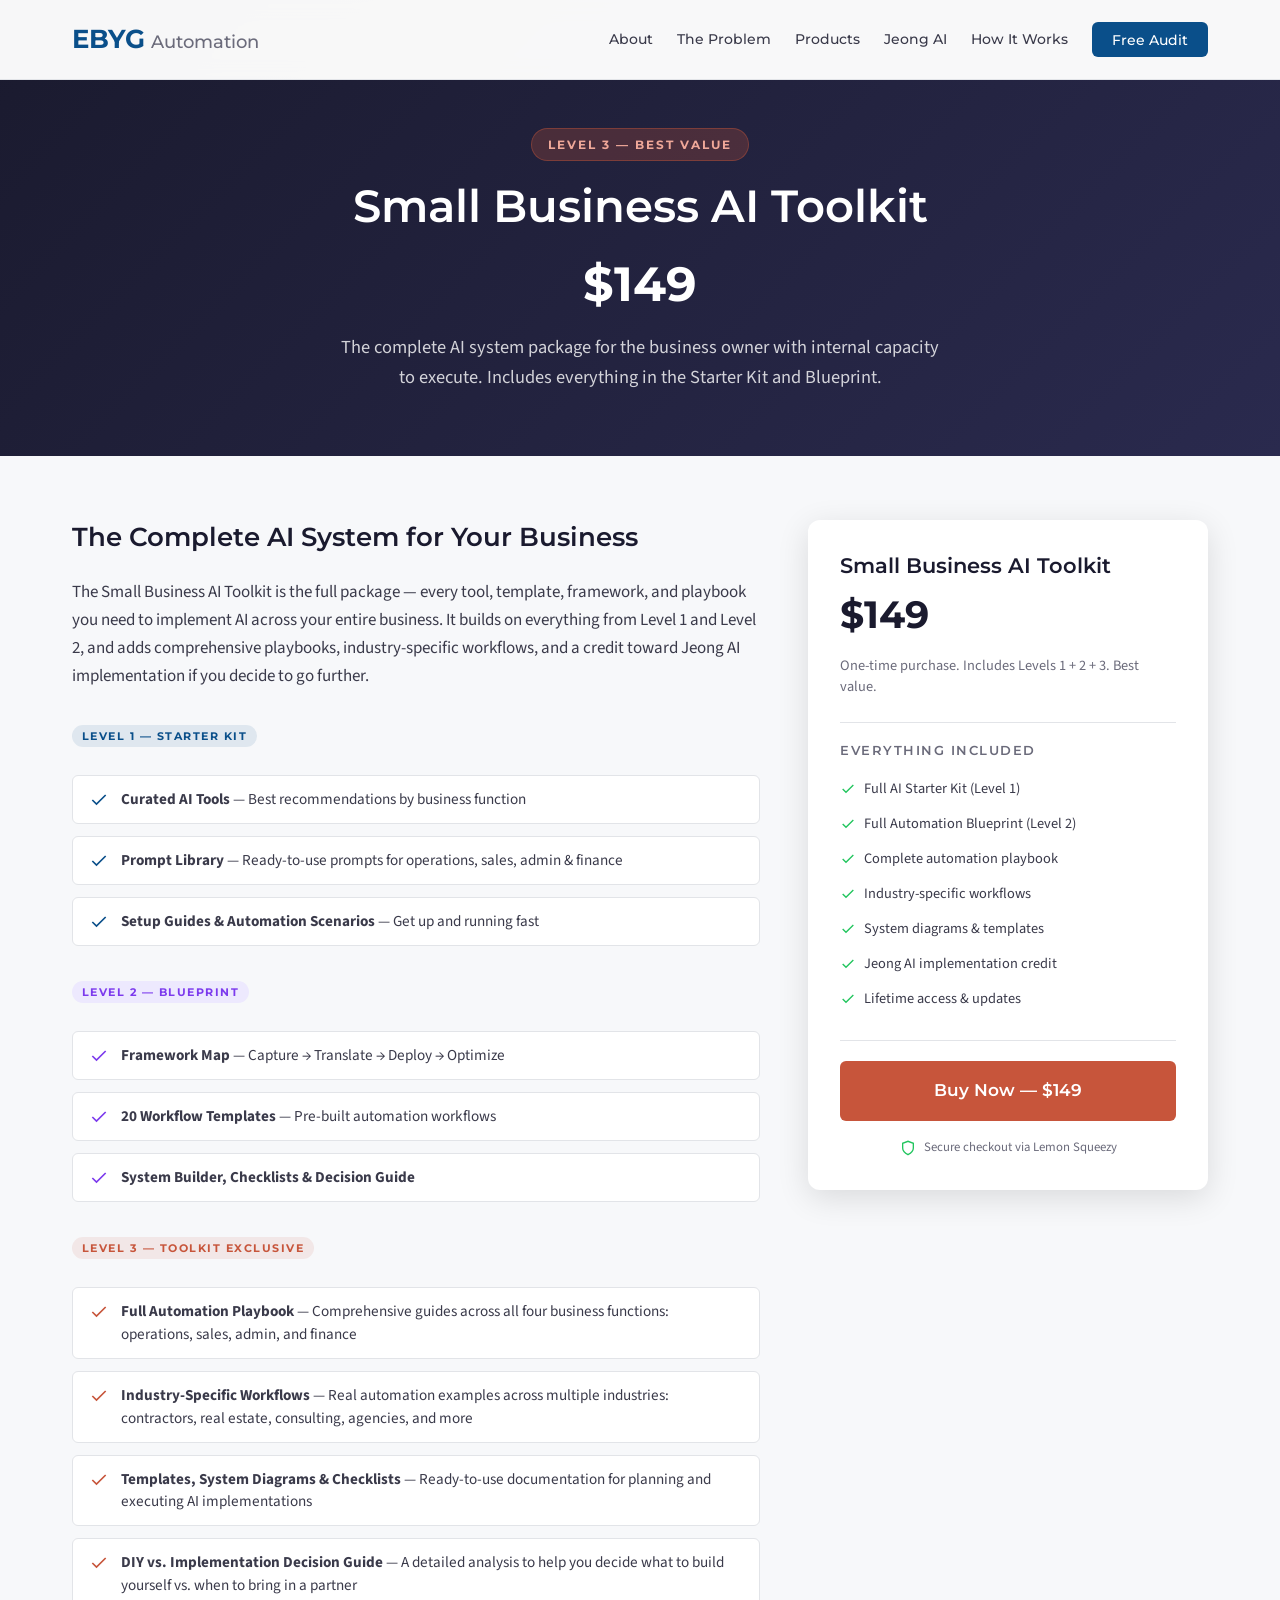
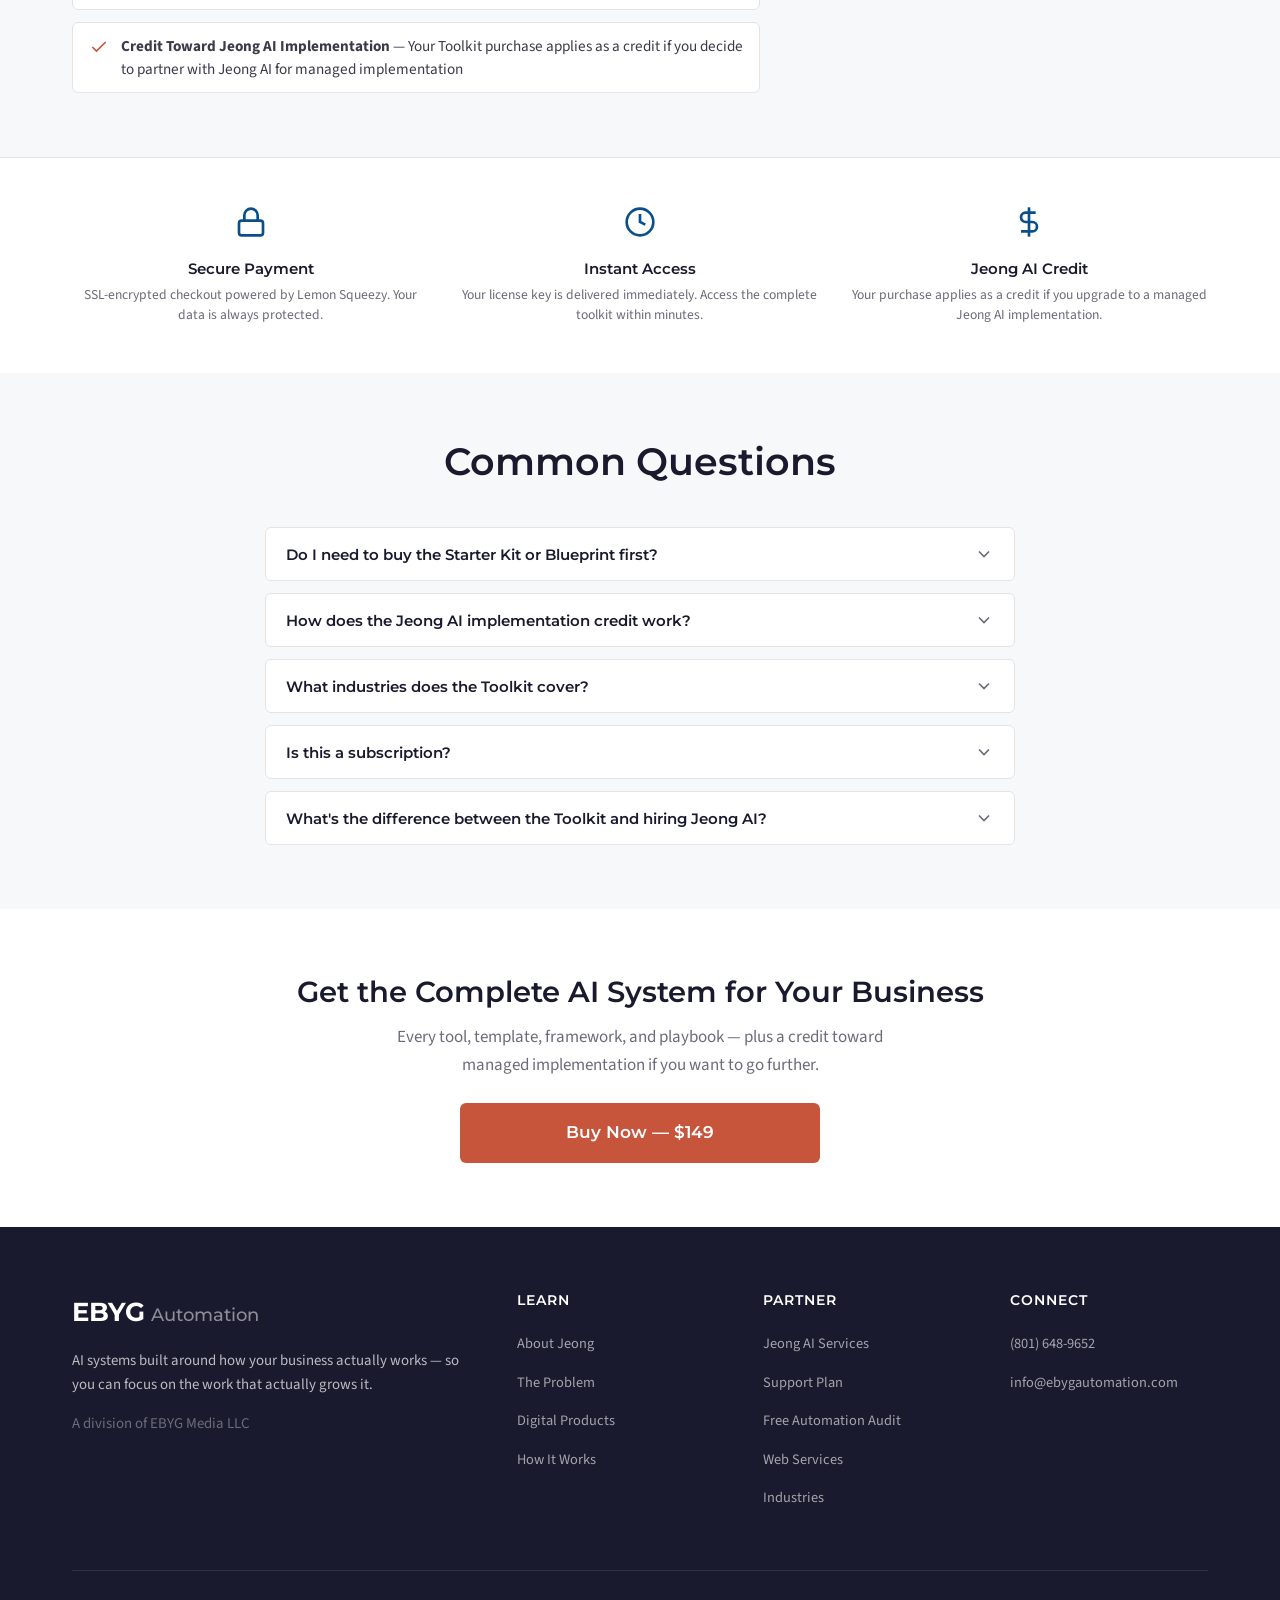
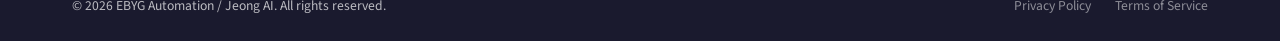
<file: checkout-toolkit.html>
<!DOCTYPE html>
<html lang="en">
<head>
  <meta charset="UTF-8">
  <meta name="viewport" content="width=device-width, initial-scale=1.0">
  <meta name="description" content="Get the Small Business AI Toolkit — the complete AI system package with playbooks, workflow examples, templates, checklists, and a credit toward Jeong AI implementation. $149 one-time.">
  <meta property="og:type" content="website">
  <meta property="og:title" content="Small Business AI Toolkit — EBYG Automation">
  <meta property="og:description" content="The complete AI system package with playbooks, workflow examples, templates, checklists, and Jeong AI credit. $149 one-time.">
  <meta property="og:site_name" content="EBYG Automation">
  <meta property="og:locale" content="en_US">
  <title>Small Business AI Toolkit — EBYG Automation</title>
  <link rel="preconnect" href="https://fonts.googleapis.com">
  <link rel="preconnect" href="https://fonts.gstatic.com" crossorigin>
  <link href="https://fonts.googleapis.com/css2?family=Montserrat:wght@400;500;600;700&family=Source+Sans+3:wght@300;400;500;600&display=swap" rel="stylesheet">
  <link rel="stylesheet" href="css/styles.css">
  <link rel="stylesheet" href="css/checkout.css">
  <link rel="icon" type="image/png" href="favicon.png">
</head>
<body>

  <!-- ========== HEADER ========== -->
  <header class="site-header" id="site-header">
    <div class="container header-inner">
      <a href="index.html" class="logo">
        <span class="logo-ebyg">EBYG</span><span class="logo-auto">Automation</span>
      </a>
      <nav class="main-nav" id="main-nav">
        <ul class="nav-list">
          <li><a href="index.html#about">About</a></li>
          <li><a href="index.html#friction">The Problem</a></li>
          <li><a href="index.html#products">Products</a></li>
          <li><a href="index.html#jeong-ai">Jeong AI</a></li>
          <li><a href="index.html#how-it-works">How It Works</a></li>
          <li><a href="index.html#contact" class="nav-cta">Free Audit</a></li>
        </ul>
      </nav>
      <button class="mobile-toggle" id="mobile-toggle" aria-label="Toggle navigation">
        <span></span><span></span><span></span>
      </button>
    </div>
  </header>

  <!-- ========== HERO ========== -->
  <section class="checkout-hero">
    <div class="container">
      <span class="checkout-level-badge level-3">Level 3 — Best Value</span>
      <h1>Small Business AI Toolkit</h1>
      <div class="checkout-price">$149</div>
      <p class="checkout-tagline">The complete AI system package for the business owner with internal capacity to execute. Includes everything in the Starter Kit and Blueprint.</p>
    </div>
  </section>

  <!-- ========== CHECKOUT BODY ========== -->
  <section class="checkout-body">
    <div class="container">
      <div class="checkout-grid">

        <!-- Left: Product Details -->
        <div class="checkout-details">
          <h2>The Complete AI System for Your Business</h2>
          <p>The Small Business AI Toolkit is the full package — every tool, template, framework, and playbook you need to implement AI across your entire business. It builds on everything from Level 1 and Level 2, and adds comprehensive playbooks, industry-specific workflows, and a credit toward Jeong AI implementation if you decide to go further.</p>

          <h3>
            <span class="feature-tier-label tier-1">Level 1 — Starter Kit</span>
          </h3>
          <div class="feature-list">
            <div class="feature-item level-1">
              <svg viewBox="0 0 24 24" fill="none" stroke="currentColor" stroke-width="2"><polyline points="20 6 9 17 4 12"/></svg>
              <span><strong>Curated AI Tools</strong> — Best recommendations by business function</span>
            </div>
            <div class="feature-item level-1">
              <svg viewBox="0 0 24 24" fill="none" stroke="currentColor" stroke-width="2"><polyline points="20 6 9 17 4 12"/></svg>
              <span><strong>Prompt Library</strong> — Ready-to-use prompts for operations, sales, admin &amp; finance</span>
            </div>
            <div class="feature-item level-1">
              <svg viewBox="0 0 24 24" fill="none" stroke="currentColor" stroke-width="2"><polyline points="20 6 9 17 4 12"/></svg>
              <span><strong>Setup Guides &amp; Automation Scenarios</strong> — Get up and running fast</span>
            </div>
          </div>

          <h3>
            <span class="feature-tier-label tier-2">Level 2 — Blueprint</span>
          </h3>
          <div class="feature-list">
            <div class="feature-item level-2">
              <svg viewBox="0 0 24 24" fill="none" stroke="currentColor" stroke-width="2"><polyline points="20 6 9 17 4 12"/></svg>
              <span><strong>Framework Map</strong> — Capture → Translate → Deploy → Optimize</span>
            </div>
            <div class="feature-item level-2">
              <svg viewBox="0 0 24 24" fill="none" stroke="currentColor" stroke-width="2"><polyline points="20 6 9 17 4 12"/></svg>
              <span><strong>20 Workflow Templates</strong> — Pre-built automation workflows</span>
            </div>
            <div class="feature-item level-2">
              <svg viewBox="0 0 24 24" fill="none" stroke="currentColor" stroke-width="2"><polyline points="20 6 9 17 4 12"/></svg>
              <span><strong>System Builder, Checklists &amp; Decision Guide</strong></span>
            </div>
          </div>

          <h3>
            <span class="feature-tier-label tier-3">Level 3 — Toolkit Exclusive</span>
          </h3>
          <div class="feature-list">
            <div class="feature-item level-3">
              <svg viewBox="0 0 24 24" fill="none" stroke="currentColor" stroke-width="2"><polyline points="20 6 9 17 4 12"/></svg>
              <span><strong>Full Automation Playbook</strong> — Comprehensive guides across all four business functions: operations, sales, admin, and finance</span>
            </div>
            <div class="feature-item level-3">
              <svg viewBox="0 0 24 24" fill="none" stroke="currentColor" stroke-width="2"><polyline points="20 6 9 17 4 12"/></svg>
              <span><strong>Industry-Specific Workflows</strong> — Real automation examples across multiple industries: contractors, real estate, consulting, agencies, and more</span>
            </div>
            <div class="feature-item level-3">
              <svg viewBox="0 0 24 24" fill="none" stroke="currentColor" stroke-width="2"><polyline points="20 6 9 17 4 12"/></svg>
              <span><strong>Templates, System Diagrams &amp; Checklists</strong> — Ready-to-use documentation for planning and executing AI implementations</span>
            </div>
            <div class="feature-item level-3">
              <svg viewBox="0 0 24 24" fill="none" stroke="currentColor" stroke-width="2"><polyline points="20 6 9 17 4 12"/></svg>
              <span><strong>DIY vs. Implementation Decision Guide</strong> — A detailed analysis to help you decide what to build yourself vs. when to bring in a partner</span>
            </div>
            <div class="feature-item level-3">
              <svg viewBox="0 0 24 24" fill="none" stroke="currentColor" stroke-width="2"><polyline points="20 6 9 17 4 12"/></svg>
              <span><strong>Credit Toward Jeong AI Implementation</strong> — Your Toolkit purchase applies as a credit if you decide to partner with Jeong AI for managed implementation</span>
            </div>
          </div>
        </div>

        <!-- Right: Checkout Card -->
        <div class="checkout-card">
          <h3>Small Business AI Toolkit</h3>
          <div class="card-price">$149</div>
          <p class="card-desc">One-time purchase. Includes Levels 1 + 2 + 3. Best value.</p>
          <div class="card-divider"></div>
          <div class="card-includes">
            <h4>Everything Included</h4>
            <ul>
              <li>
                <svg viewBox="0 0 24 24" fill="none" stroke="currentColor" stroke-width="2"><polyline points="20 6 9 17 4 12"/></svg>
                Full AI Starter Kit (Level 1)
              </li>
              <li>
                <svg viewBox="0 0 24 24" fill="none" stroke="currentColor" stroke-width="2"><polyline points="20 6 9 17 4 12"/></svg>
                Full Automation Blueprint (Level 2)
              </li>
              <li>
                <svg viewBox="0 0 24 24" fill="none" stroke="currentColor" stroke-width="2"><polyline points="20 6 9 17 4 12"/></svg>
                Complete automation playbook
              </li>
              <li>
                <svg viewBox="0 0 24 24" fill="none" stroke="currentColor" stroke-width="2"><polyline points="20 6 9 17 4 12"/></svg>
                Industry-specific workflows
              </li>
              <li>
                <svg viewBox="0 0 24 24" fill="none" stroke="currentColor" stroke-width="2"><polyline points="20 6 9 17 4 12"/></svg>
                System diagrams &amp; templates
              </li>
              <li>
                <svg viewBox="0 0 24 24" fill="none" stroke="currentColor" stroke-width="2"><polyline points="20 6 9 17 4 12"/></svg>
                Jeong AI implementation credit
              </li>
              <li>
                <svg viewBox="0 0 24 24" fill="none" stroke="currentColor" stroke-width="2"><polyline points="20 6 9 17 4 12"/></svg>
                Lifetime access &amp; updates
              </li>
            </ul>
          </div>
          <div class="card-divider"></div>
          <a href="#" class="checkout-btn btn-level-3 lemonsqueezy-button" data-product="toolkit">Buy Now — $149</a>
          <div class="checkout-guarantee">
            <svg viewBox="0 0 24 24" fill="none" stroke="currentColor" stroke-width="2"><path d="M12 22s8-4 8-10V5l-8-3-8 3v7c0 6 8 10 8 10z"/></svg>
            Secure checkout via Lemon Squeezy
          </div>
        </div>

      </div>
    </div>
  </section>

  <!-- ========== TRUST STRIP ========== -->
  <section class="checkout-trust">
    <div class="container">
      <div class="trust-grid">
        <div class="trust-block">
          <svg viewBox="0 0 24 24" fill="none" stroke="currentColor" stroke-width="2"><rect x="3" y="11" width="18" height="11" rx="2" ry="2"/><path d="M7 11V7a5 5 0 0 1 10 0v4"/></svg>
          <h4>Secure Payment</h4>
          <p>SSL-encrypted checkout powered by Lemon Squeezy. Your data is always protected.</p>
        </div>
        <div class="trust-block">
          <svg viewBox="0 0 24 24" fill="none" stroke="currentColor" stroke-width="2"><circle cx="12" cy="12" r="10"/><polyline points="12 6 12 12 16 14"/></svg>
          <h4>Instant Access</h4>
          <p>Your license key is delivered immediately. Access the complete toolkit within minutes.</p>
        </div>
        <div class="trust-block">
          <svg viewBox="0 0 24 24" fill="none" stroke="currentColor" stroke-width="2"><line x1="12" y1="1" x2="12" y2="23"/><path d="M17 5H9.5a3.5 3.5 0 0 0 0 7h5a3.5 3.5 0 0 1 0 7H6"/></svg>
          <h4>Jeong AI Credit</h4>
          <p>Your purchase applies as a credit if you upgrade to a managed Jeong AI implementation.</p>
        </div>
      </div>
    </div>
  </section>

  <!-- ========== FAQ ========== -->
  <section class="checkout-faq">
    <div class="container">
      <div class="section-center">
        <h2>Common Questions</h2>
      </div>
      <div class="faq-list">
        <div class="faq-item">
          <button class="faq-question">
            Do I need to buy the Starter Kit or Blueprint first?
            <svg viewBox="0 0 24 24" fill="none" stroke="currentColor" stroke-width="2"><polyline points="6 9 12 15 18 9"/></svg>
          </button>
          <div class="faq-answer">
            <p>No. The Toolkit includes everything from both the Starter Kit (Level 1) and the Blueprint (Level 2). It's the complete package — all three levels in one purchase.</p>
          </div>
        </div>
        <div class="faq-item">
          <button class="faq-question">
            How does the Jeong AI implementation credit work?
            <svg viewBox="0 0 24 24" fill="none" stroke="currentColor" stroke-width="2"><polyline points="6 9 12 15 18 9"/></svg>
          </button>
          <div class="faq-answer">
            <p>If you decide to partner with Jeong AI for managed AI implementation (Level 4+), your $149 Toolkit purchase is applied as a credit toward the implementation cost. It's a risk-free way to explore before committing.</p>
          </div>
        </div>
        <div class="faq-item">
          <button class="faq-question">
            What industries does the Toolkit cover?
            <svg viewBox="0 0 24 24" fill="none" stroke="currentColor" stroke-width="2"><polyline points="6 9 12 15 18 9"/></svg>
          </button>
          <div class="faq-answer">
            <p>The Toolkit includes industry-specific workflows for contractors, real estate, consulting, agencies, healthcare, legal, property management, staffing, and more. The framework is organized by business function, so it applies broadly.</p>
          </div>
        </div>
        <div class="faq-item">
          <button class="faq-question">
            Is this a subscription?
            <svg viewBox="0 0 24 24" fill="none" stroke="currentColor" stroke-width="2"><polyline points="6 9 12 15 18 9"/></svg>
          </button>
          <div class="faq-answer">
            <p>No. The Toolkit is a one-time purchase of $149. You get lifetime access to all content and future updates.</p>
          </div>
        </div>
        <div class="faq-item">
          <button class="faq-question">
            What's the difference between the Toolkit and hiring Jeong AI?
            <svg viewBox="0 0 24 24" fill="none" stroke="currentColor" stroke-width="2"><polyline points="6 9 12 15 18 9"/></svg>
          </button>
          <div class="faq-answer">
            <p>The Toolkit gives you everything to implement AI yourself — tools, templates, frameworks, playbooks. Jeong AI (Level 4+) is for businesses that want a dedicated partner to build and manage the system for them. The Toolkit includes a decision guide to help you determine the right path.</p>
          </div>
        </div>
      </div>
    </div>
  </section>

  <!-- ========== BOTTOM CTA ========== -->
  <section class="checkout-bottom-cta">
    <div class="container">
      <h2>Get the Complete AI System for Your Business</h2>
      <p>Every tool, template, framework, and playbook — plus a credit toward managed implementation if you want to go further.</p>
      <a href="#" class="checkout-btn btn-level-3 lemonsqueezy-button" data-product="toolkit" style="max-width:360px;margin:0 auto;">Buy Now — $149</a>
    </div>
  </section>

  <!-- ========== FOOTER ========== -->
  <footer class="site-footer">
    <div class="container">
      <div class="footer-grid">
        <div class="footer-brand">
          <a href="index.html" class="logo">
            <span class="logo-ebyg">EBYG</span><span class="logo-auto">Automation</span>
          </a>
          <p>AI systems built around how your business actually works — so you can focus on the work that actually grows it.</p>
          <p class="footer-division">A division of EBYG Media LLC</p>
        </div>
        <div class="footer-links">
          <h4>Learn</h4>
          <ul>
            <li><a href="index.html#about">About Jeong</a></li>
            <li><a href="index.html#friction">The Problem</a></li>
            <li><a href="index.html#products">Digital Products</a></li>
            <li><a href="index.html#how-it-works">How It Works</a></li>
          </ul>
        </div>
        <div class="footer-links">
          <h4>Partner</h4>
          <ul>
            <li><a href="index.html#jeong-ai">Jeong AI Services</a></li>
            <li><a href="index.html#support">Support Plan</a></li>
            <li><a href="index.html#contact">Free Automation Audit</a></li>
            <li><a href="index.html#web-services">Web Services</a></li>
            <li><a href="index.html#industries">Industries</a></li>
          </ul>
        </div>
        <div class="footer-links">
          <h4>Connect</h4>
          <ul>
            <li><a href="tel:+18016489652">(801) 648-9652</a></li>
            <li><a href="mailto:info@ebygautomation.com">info@ebygautomation.com</a></li>
          </ul>
        </div>
      </div>
      <div class="footer-bottom">
        <p>&copy; 2026 EBYG Automation / Jeong AI. All rights reserved.</p>
        <div class="footer-legal">
          <a href="privacy.html">Privacy Policy</a>
          <a href="terms.html">Terms of Service</a>
        </div>
      </div>
    </div>
  </footer>

  <button class="scroll-top" id="scroll-top" aria-label="Scroll to top">
    <svg viewBox="0 0 24 24" fill="none" stroke="currentColor" stroke-width="2"><polyline points="18 15 12 9 6 15"/></svg>
  </button>

  <script src="https://app.lemonsqueezy.com/js/lemon.js" defer></script>
  <script>
    document.querySelectorAll('.faq-question').forEach(function(btn) {
      btn.addEventListener('click', function() {
        var item = btn.closest('.faq-item');
        var isOpen = item.classList.contains('open');
        document.querySelectorAll('.faq-item.open').forEach(function(el) { el.classList.remove('open'); });
        if (!isOpen) item.classList.add('open');
      });
    });

    var toggle = document.getElementById('mobile-toggle');
    var nav = document.getElementById('main-nav');
    if (toggle && nav) {
      toggle.addEventListener('click', function() {
        nav.classList.toggle('open');
        toggle.classList.toggle('open');
      });
    }

    var scrollBtn = document.getElementById('scroll-top');
    if (scrollBtn) {
      window.addEventListener('scroll', function() {
        scrollBtn.classList.toggle('visible', window.scrollY > 400);
      });
      scrollBtn.addEventListener('click', function() {
        window.scrollTo({ top: 0, behavior: 'smooth' });
      });
    }

    var header = document.getElementById('site-header');
    if (header) {
      window.addEventListener('scroll', function() {
        header.classList.toggle('scrolled', window.scrollY > 60);
      });
    }
  </script>
</body>
</html>
</file>
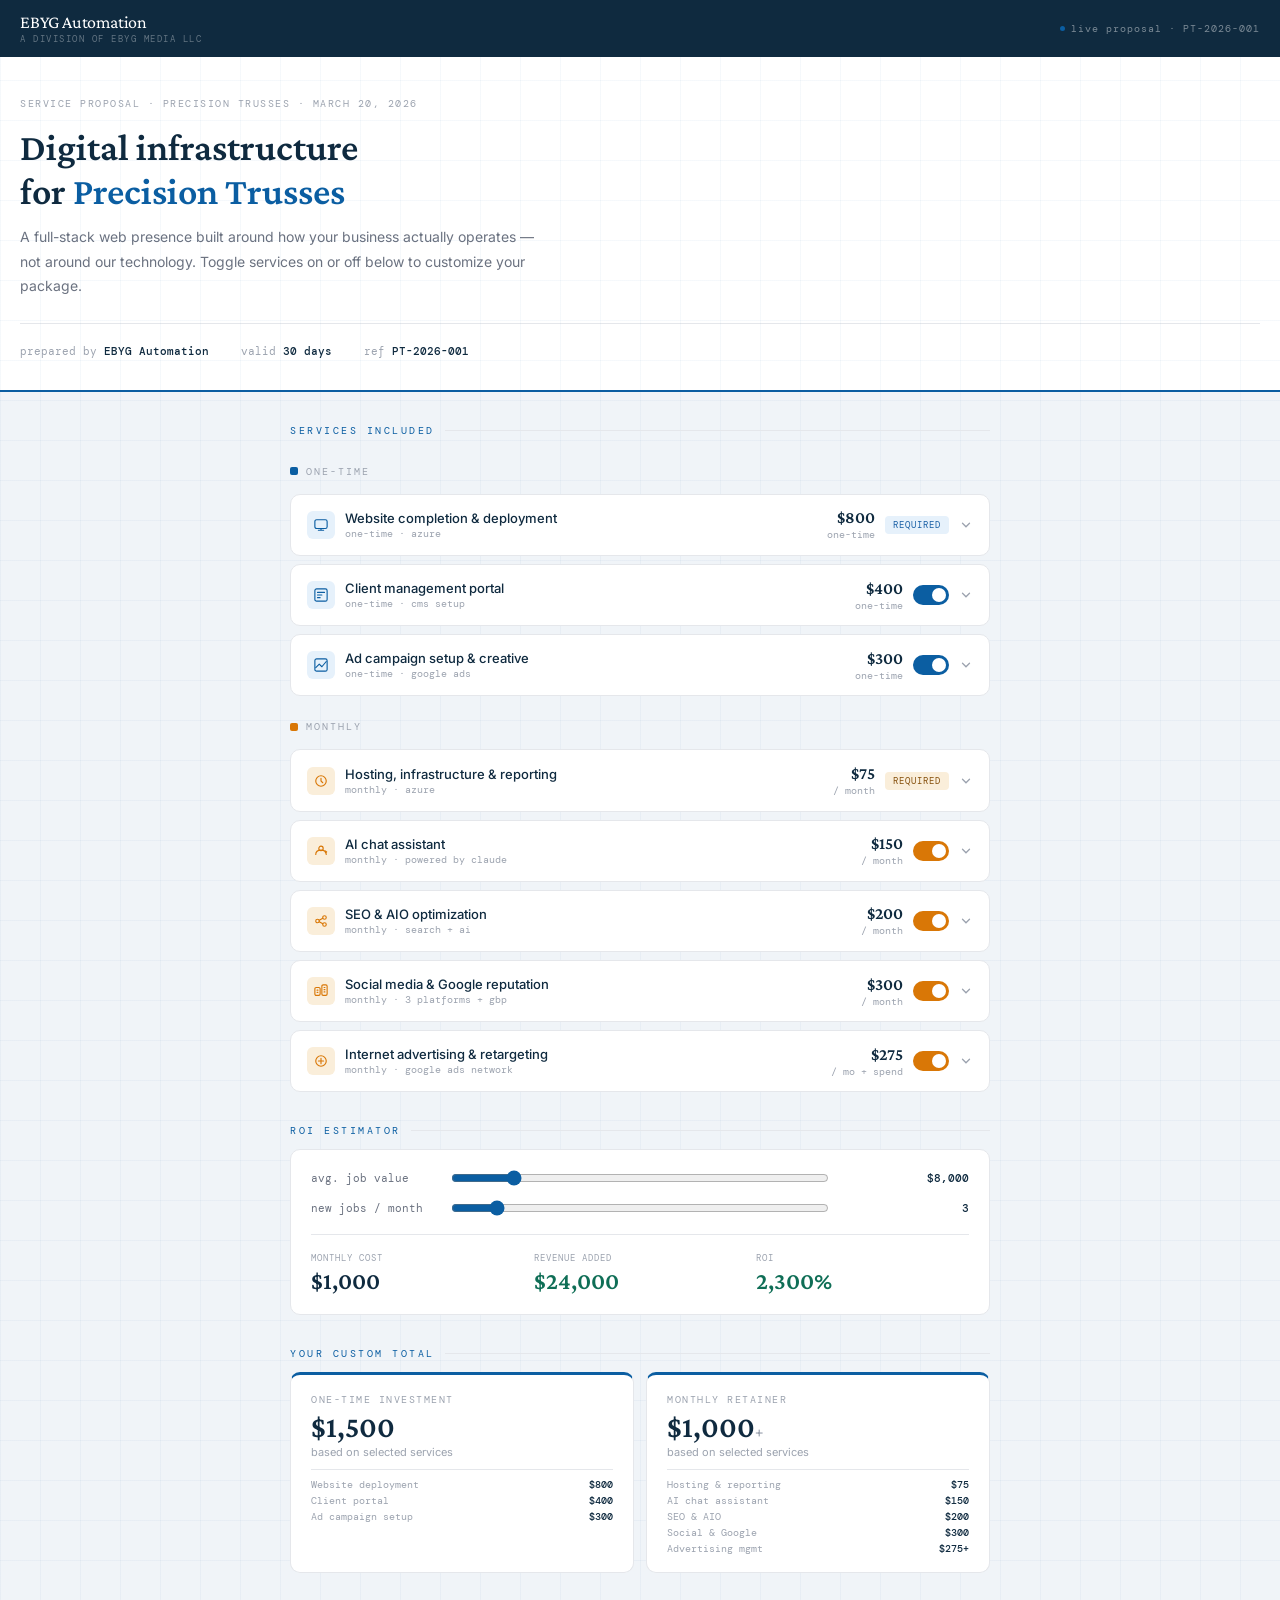
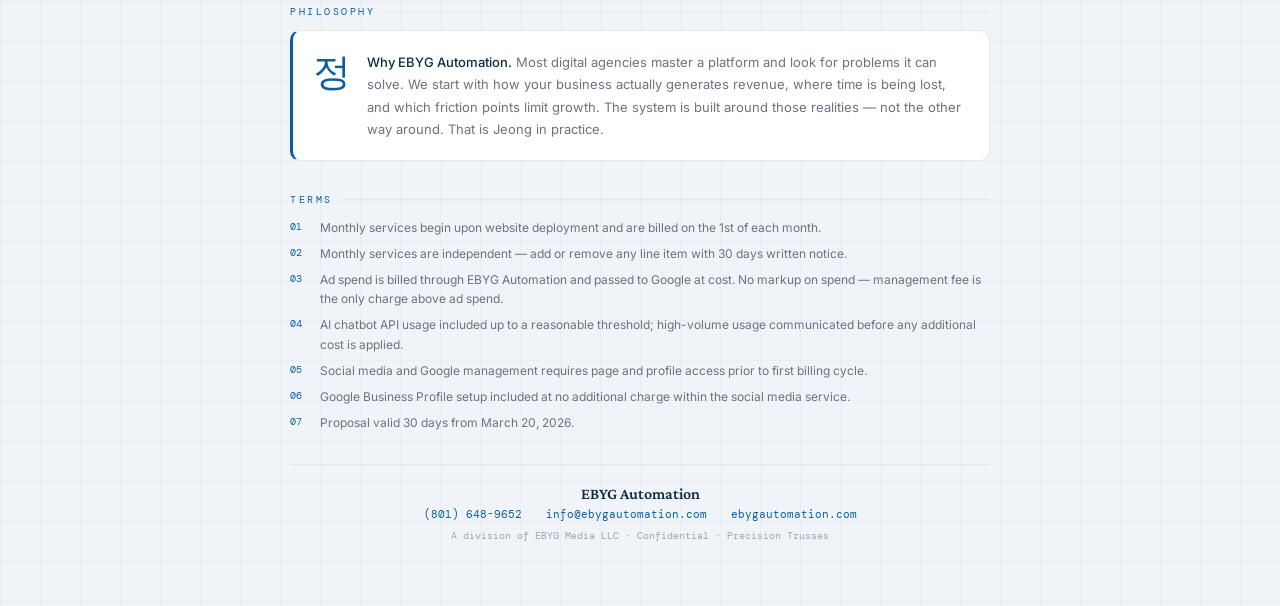
<file: precision-trusses-estimate.html>
<!DOCTYPE html>
<html lang="en">
<head>
<meta charset="UTF-8">
<meta name="viewport" content="width=device-width, initial-scale=1.0">
<title>Precision Trusses × EBYG Automation — Proposal</title>
<link href="https://fonts.googleapis.com/css2?family=DM+Mono:wght@400;500&family=Crimson+Pro:ital,wght@0,400;0,600;1,400&family=Inter:wght@400;500&display=swap" rel="stylesheet">
<style>
*,*::before,*::after{box-sizing:border-box;margin:0;padding:0;}
.wrap{font-family:'Inter',sans-serif;background:#F0F4F8;color:#0F2A3F;min-height:100vh;position:relative;overflow-x:hidden;}
.wrap::before{content:'';position:absolute;inset:0;background-image:linear-gradient(rgba(11,94,162,0.04) 1px,transparent 1px),linear-gradient(90deg,rgba(11,94,162,0.04) 1px,transparent 1px);background-size:40px 40px;pointer-events:none;z-index:0;}
.inner{position:relative;z-index:1;max-width:740px;margin:0 auto;padding:0 1.25rem 4rem;}

.topbar{background:#0F2A3F;padding:.75rem 1.25rem;display:flex;justify-content:space-between;align-items:center;position:relative;z-index:2;}
.tb-brand{font-family:'Crimson Pro',serif;font-size:18px;color:#fff;letter-spacing:-.2px;}
.tb-div{font-family:'DM Mono',monospace;font-size:9px;color:rgba(255,255,255,0.35);letter-spacing:1.5px;text-transform:uppercase;margin-top:1px;}
.tb-tag{display:flex;align-items:center;gap:6px;font-family:'DM Mono',monospace;font-size:10px;color:rgba(255,255,255,0.45);letter-spacing:1px;}
.tb-dot{width:5px;height:5px;border-radius:50%;background:#0B5EA2;animation:blink 2s infinite;}
@keyframes blink{0%,100%{opacity:1;}50%{opacity:.3;}}

.hero{background:#fff;border-bottom:2px solid #0B5EA2;padding:2.5rem 1.25rem 2rem;margin-bottom:2rem;}
.hero-ref{font-family:'DM Mono',monospace;font-size:10px;color:#9CA3AF;letter-spacing:1.5px;text-transform:uppercase;margin-bottom:1rem;}
.hero h1{font-family:'Crimson Pro',serif;font-size:clamp(26px,5vw,38px);color:#0F2A3F;line-height:1.15;margin-bottom:.75rem;font-weight:600;}
.hero h1 em{font-style:normal;color:#0B5EA2;}
.hero-sub{font-size:14px;color:#6B7280;line-height:1.75;max-width:520px;margin-bottom:1.5rem;}
.hero-meta{display:flex;gap:2rem;flex-wrap:wrap;padding-top:1.25rem;border-top:1px solid #E5E7EB;}
.hm{font-family:'DM Mono',monospace;font-size:11px;color:#9CA3AF;}
.hm span{color:#0F2A3F;font-weight:500;}

.slabel{font-family:'DM Mono',monospace;font-size:10px;text-transform:uppercase;letter-spacing:2.5px;color:#0B5EA2;margin-bottom:.75rem;display:flex;align-items:center;gap:10px;}
.slabel::after{content:'';flex:1;height:1px;background:#E5E7EB;}

.svclist{display:flex;flex-direction:column;gap:8px;margin-bottom:2rem;}
.tdiv{font-family:'DM Mono',monospace;font-size:10px;letter-spacing:2px;text-transform:uppercase;color:#9CA3AF;margin:1rem 0 .5rem;display:flex;align-items:center;gap:8px;}
.tdiv::before{content:'';width:8px;height:8px;border-radius:2px;flex-shrink:0;}
.tdiv.ot::before{background:#0B5EA2;}
.tdiv.mo::before{background:#D97706;}

.sc{background:#fff;border:1px solid #E5E7EB;border-radius:10px;overflow:hidden;transition:border-color .2s,opacity .2s;}
.sc.off{opacity:.5;}
.sc.open{border-left:3px solid #0B5EA2;}
.sc.open.mo-card{border-left:3px solid #D97706;}
.sh{display:flex;justify-content:space-between;align-items:center;padding:.85rem 1rem;gap:.75rem;}
.sl2{display:flex;align-items:center;gap:10px;flex:1;min-width:0;cursor:pointer;}
.ico{width:28px;height:28px;border-radius:6px;display:flex;align-items:center;justify-content:center;flex-shrink:0;}
.ib{background:#E6F1FB;}
.ia{background:#FAEEDA;}
.sn{font-size:13px;font-weight:500;color:#0F2A3F;}
.st{font-family:'DM Mono',monospace;font-size:10px;color:#9CA3AF;margin-top:1px;}
.sr{display:flex;align-items:center;gap:10px;flex-shrink:0;}
.sp{font-family:'Crimson Pro',serif;font-size:17px;color:#0F2A3F;font-weight:600;white-space:nowrap;}
.sc2{font-family:'DM Mono',monospace;font-size:10px;color:#9CA3AF;text-align:right;margin-top:1px;}
.chev{width:14px;height:14px;color:#9CA3AF;transition:transform .2s;flex-shrink:0;cursor:pointer;}
.sc.open .chev{transform:rotate(180deg);}

.tog-wrap{display:flex;align-items:center;flex-shrink:0;}
.tog{position:relative;width:36px;height:20px;flex-shrink:0;}
.tog input{opacity:0;width:0;height:0;position:absolute;}
.tog-slider{position:absolute;inset:0;background:#E5E7EB;border-radius:20px;cursor:pointer;transition:background .2s;}
.tog-slider::before{content:'';position:absolute;width:14px;height:14px;left:3px;top:3px;background:#fff;border-radius:50%;transition:transform .2s;}
.tog input:checked+.tog-slider{background:#0B5EA2;}
.tog input:checked+.tog-slider.amber{background:#D97706;}
.tog input:checked+.tog-slider::before{transform:translateX(16px);}

.sb{display:none;padding:0 1rem 1rem;padding-left:calc(1rem + 28px + 10px);}
.sc.open .sb{display:block;}
.sb p{font-size:13px;color:#6B7280;line-height:1.65;margin-bottom:8px;}
.sb ul{list-style:none;display:flex;flex-direction:column;gap:4px;}
.sb li{font-size:12px;color:#6B7280;padding-left:14px;position:relative;line-height:1.5;}
.sb li::before{content:'›';position:absolute;left:0;color:#0B5EA2;font-weight:500;}

.adbox{margin-top:12px;padding:12px 14px;background:#F0F4F8;border-radius:8px;border:1px solid #E5E7EB;}
.adbox-label{font-family:'DM Mono',monospace;font-size:9px;color:#9CA3AF;text-transform:uppercase;letter-spacing:1px;margin-bottom:8px;}
.adrow{display:flex;align-items:center;gap:8px;margin-bottom:6px;}
.adrow span{font-family:'DM Mono',monospace;font-size:10px;color:#6B7280;width:80px;flex-shrink:0;}
.adrow input[type=range]{flex:1;accent-color:#0B5EA2;}
.adrow .av{font-family:'DM Mono',monospace;font-size:11px;color:#0F2A3F;font-weight:500;min-width:48px;text-align:right;}
.adgrid{display:grid;grid-template-columns:1fr 1fr 1fr;gap:8px;margin-top:8px;}
.adg-item label{font-family:'DM Mono',monospace;font-size:9px;color:#9CA3AF;text-transform:uppercase;letter-spacing:1px;display:block;margin-bottom:2px;}
.adg-item .av2{font-size:13px;font-weight:500;color:#0F2A3F;}
.adg-item .av2.grn{color:#0F6E56;}
.adnote{font-family:'DM Mono',monospace;font-size:9px;color:#9CA3AF;margin-top:7px;}

.calc{background:#fff;border:1px solid #E5E7EB;border-radius:10px;padding:1.25rem;margin-bottom:2rem;}
.crow{display:flex;align-items:center;gap:10px;margin-bottom:.85rem;}
.crow span{font-family:'DM Mono',monospace;font-size:11px;color:#6B7280;width:130px;flex-shrink:0;}
.crow input[type=range]{flex:1;accent-color:#0B5EA2;}
.crow .cv{font-family:'DM Mono',monospace;font-size:11px;color:#0F2A3F;font-weight:500;min-width:58px;text-align:right;}
.cres{display:grid;grid-template-columns:1fr 1fr 1fr;gap:10px;margin-top:1.1rem;padding-top:1.1rem;border-top:1px solid #E5E7EB;}
.cm label{font-family:'DM Mono',monospace;font-size:9px;text-transform:uppercase;letter-spacing:1px;color:#9CA3AF;display:block;margin-bottom:3px;}
.cm .cv2{font-family:'Crimson Pro',serif;font-size:24px;color:#0F2A3F;font-weight:600;}
.cm .cv2.g{color:#0F6E56;}

.totals{display:grid;grid-template-columns:1fr 1fr;gap:12px;margin-bottom:2rem;}
.tc{background:#fff;border:1px solid #E5E7EB;border-radius:10px;padding:1.1rem 1.25rem;border-top:3px solid #0B5EA2;}
.tc label{font-family:'DM Mono',monospace;font-size:10px;text-transform:uppercase;letter-spacing:1.5px;color:#9CA3AF;display:block;margin-bottom:6px;}
.tc .amt{font-family:'Crimson Pro',serif;font-size:30px;color:#0F2A3F;line-height:1;font-weight:600;}
.tc .sub{font-size:11px;color:#9CA3AF;margin-top:3px;}
.tc .breakdown{margin-top:10px;padding-top:8px;border-top:1px solid #E5E7EB;display:flex;flex-direction:column;gap:3px;}
.tc .brow{display:flex;justify-content:space-between;font-family:'DM Mono',monospace;font-size:10px;color:#9CA3AF;}
.tc .brow span:last-child{color:#0F2A3F;font-weight:500;}

.jblock{background:#fff;border:1px solid #E5E7EB;border-radius:10px;padding:1.25rem;margin-bottom:2rem;display:flex;gap:1rem;border-left:3px solid #0B5EA2;}
.jg{font-family:'Crimson Pro',serif;font-size:38px;color:#0B5EA2;line-height:1;flex-shrink:0;padding-top:2px;}
.jt p{font-size:13px;color:#6B7280;line-height:1.7;}
.jt strong{color:#0F2A3F;font-weight:500;}

.terms-list{display:flex;flex-direction:column;gap:7px;margin-bottom:2rem;}
.ti2{display:flex;gap:10px;}
.tn{font-family:'DM Mono',monospace;font-size:10px;color:#0B5EA2;width:20px;flex-shrink:0;padding-top:2px;}
.tt{font-size:12px;color:#6B7280;line-height:1.6;}



.foot{text-align:center;padding-top:1.25rem;border-top:1px solid #E5E7EB;}
.fb{font-family:'Crimson Pro',serif;font-size:16px;color:#0F2A3F;margin-bottom:5px;font-weight:600;}
.flinks{display:flex;justify-content:center;gap:1.5rem;flex-wrap:wrap;}
.flinks a{font-family:'DM Mono',monospace;font-size:11px;color:#0B5EA2;text-decoration:none;}
.fc{font-family:'DM Mono',monospace;font-size:10px;color:#9CA3AF;margin-top:8px;}

@media(max-width:480px){
  .totals{grid-template-columns:1fr;}
  .agrid{grid-template-columns:1fr;}
  .cres{grid-template-columns:1fr 1fr;}
  .adgrid{grid-template-columns:1fr 1fr;}
  .sb{padding-left:1rem;}
  .hero{padding-left:1rem;padding-right:1rem;}
}
</style>
</head>
<body>
<div class="wrap">

<div class="topbar">
  <div>
    <div class="tb-brand">EBYG Automation</div>
    <div class="tb-div">A Division of EBYG Media LLC</div>
  </div>
  <div class="tb-tag"><span class="tb-dot"></span>live proposal · PT-2026-001</div>
</div>

<div class="hero">
  <div class="hero-ref">service proposal · precision trusses · march 20, 2026</div>
  <h1>Digital infrastructure<br>for <em>Precision Trusses</em></h1>
  <p class="hero-sub">A full-stack web presence built around how your business actually operates — not around our technology. Toggle services on or off below to customize your package.</p>
  <div class="hero-meta">
    <div class="hm">prepared by <span>EBYG Automation</span></div>
    <div class="hm">valid <span>30 days</span></div>
    <div class="hm">ref <span>PT-2026-001</span></div>
  </div>
</div>

<div class="inner">

<div class="slabel">services included</div>
<div class="svclist">

  <div class="tdiv ot">one-time</div>

  <div class="sc" id="s-web">
    <div class="sh">
      <div class="sl2" onclick="expand('s-web')">
        <div class="ico ib"><svg width="14" height="14" viewBox="0 0 16 16" fill="none"><rect x="1" y="2" width="14" height="10" rx="2" stroke="#0B5EA2" stroke-width="1.3"/><path d="M5 14h6M8 12v2" stroke="#0B5EA2" stroke-width="1.3" stroke-linecap="round"/></svg></div>
        <div><div class="sn">Website completion & deployment</div><div class="st">one-time · azure</div></div>
      </div>
      <div class="sr">
        <div style="text-align:right"><div class="sp">$800</div><div class="sc2">one-time</div></div>
        <span style="font-family:'DM Mono',monospace;font-size:9px;letter-spacing:1px;text-transform:uppercase;background:#E6F1FB;color:#185FA5;padding:3px 8px;border-radius:4px;white-space:nowrap;">required</span>
        <svg class="chev" onclick="expand('s-web')" viewBox="0 0 16 16" fill="none"><path d="M4 6l4 4 4-4" stroke="currentColor" stroke-width="1.5" stroke-linecap="round"/></svg>
      </div>
    </div>
    <div class="sb"><p>Final build-out, QA testing, and full production deployment on Azure. Mobile-responsive, SSL-secured, and performance-optimized.</p><ul><li>All remaining pages and components finalized</li><li>Cross-device & browser testing</li><li>SSL certificate + uptime configuration</li><li>Production deploy to Azure infrastructure</li></ul></div>
  </div>

  <div class="sc" id="s-portal">
    <div class="sh">
      <div class="sl2" onclick="expand('s-portal')">
        <div class="ico ib"><svg width="14" height="14" viewBox="0 0 16 16" fill="none"><rect x="1" y="1" width="14" height="14" rx="2" stroke="#0B5EA2" stroke-width="1.3"/><path d="M4 5h8M4 8h5M4 11h3" stroke="#0B5EA2" stroke-width="1.3" stroke-linecap="round"/></svg></div>
        <div><div class="sn">Client management portal</div><div class="st">one-time · cms setup</div></div>
      </div>
      <div class="sr">
        <div style="text-align:right"><div class="sp">$400</div><div class="sc2">one-time</div></div>
        <div class="tog-wrap"><label class="tog"><input type="checkbox" checked onchange="updateTotals()"><span class="tog-slider"></span></label></div>
        <svg class="chev" onclick="expand('s-portal')" viewBox="0 0 16 16" fill="none"><path d="M4 6l4 4 4-4" stroke="currentColor" stroke-width="1.5" stroke-linecap="round"/></svg>
      </div>
    </div>
    <div class="sb"><p>A backend portal giving your team direct control over the website — update images, text, and contact info without needing a developer. Changes stage before going live.</p><ul><li>Edit images, text, and page content</li><li>Update contact info and business details</li><li>Secure login with role-based access</li><li>Staging review before publishing to production</li></ul></div>
  </div>

  <div class="sc" id="s-adsetup">
    <div class="sh">
      <div class="sl2" onclick="expand('s-adsetup')">
        <div class="ico ib"><svg width="14" height="14" viewBox="0 0 16 16" fill="none"><path d="M2 11L6 7l3 3 5-6" stroke="#0B5EA2" stroke-width="1.3" stroke-linecap="round" stroke-linejoin="round"/><rect x="1" y="1" width="14" height="14" rx="2" stroke="#0B5EA2" stroke-width="1.3"/></svg></div>
        <div><div class="sn">Ad campaign setup & creative</div><div class="st">one-time · google ads</div></div>
      </div>
      <div class="sr">
        <div style="text-align:right"><div class="sp">$300</div><div class="sc2">one-time</div></div>
        <div class="tog-wrap"><label class="tog"><input type="checkbox" checked onchange="updateTotals()"><span class="tog-slider"></span></label></div>
        <svg class="chev" onclick="expand('s-adsetup')" viewBox="0 0 16 16" fill="none"><path d="M4 6l4 4 4-4" stroke="currentColor" stroke-width="1.5" stroke-linecap="round"/></svg>
      </div>
    </div>
    <div class="sb"><p>Full campaign build before the first ad goes live — keyword research, ad copy, creative assets, and retargeting pixel installation on your site.</p><ul><li>Google Ads account & campaign structure setup</li><li>Keyword research & negative keyword list</li><li>Ad copy creation (search + display variants)</li><li>Retargeting pixel installed on your website</li><li>Conversion tracking configuration</li></ul></div>
  </div>

  <div class="tdiv mo">monthly</div>

  <div class="sc mo-card" id="s-host">
    <div class="sh">
      <div class="sl2" onclick="expand('s-host')">
        <div class="ico ia"><svg width="14" height="14" viewBox="0 0 16 16" fill="none"><circle cx="8" cy="8" r="6" stroke="#D97706" stroke-width="1.3"/><path d="M8 5v3l2 2" stroke="#D97706" stroke-width="1.3" stroke-linecap="round"/></svg></div>
        <div><div class="sn">Hosting, infrastructure & reporting</div><div class="st">monthly · azure</div></div>
      </div>
      <div class="sr">
        <div style="text-align:right"><div class="sp">$75</div><div class="sc2">/ month</div></div>
        <span style="font-family:'DM Mono',monospace;font-size:9px;letter-spacing:1px;text-transform:uppercase;background:#FAEEDA;color:#854F0B;padding:3px 8px;border-radius:4px;white-space:nowrap;">required</span>
        <svg class="chev" onclick="expand('s-host')" viewBox="0 0 16 16" fill="none"><path d="M4 6l4 4 4-4" stroke="currentColor" stroke-width="1.5" stroke-linecap="round"/></svg>
      </div>
    </div>
    <div class="sb"><p>Azure hosting with uptime monitoring, daily backups, SSL management, and full client portal access. Monthly performance report delivered to your inbox.</p><ul><li>Uptime monitoring & SSL management</li><li>Daily automated backups</li><li>Client portal access included</li><li>Monthly report: visitors, traffic sources, top pages</li></ul></div>
  </div>

  <div class="sc mo-card" id="s-ai">
    <div class="sh">
      <div class="sl2" onclick="expand('s-ai')">
        <div class="ico ia"><svg width="14" height="14" viewBox="0 0 16 16" fill="none"><path d="M2 12c0-3 2-5 6-5s6 2 6 5" stroke="#D97706" stroke-width="1.3" stroke-linecap="round"/><circle cx="8" cy="5" r="2.5" stroke="#D97706" stroke-width="1.3"/><path d="M13 8l1.5 1-1.5 1" stroke="#D97706" stroke-width="1.3" stroke-linecap="round" stroke-linejoin="round"/></svg></div>
        <div><div class="sn">AI chat assistant</div><div class="st">monthly · powered by claude</div></div>
      </div>
      <div class="sr">
        <div style="text-align:right"><div class="sp">$150</div><div class="sc2">/ month</div></div>
        <div class="tog-wrap"><label class="tog"><input type="checkbox" checked onchange="updateTotals()"><span class="tog-slider amber"></span></label></div>
        <svg class="chev" onclick="expand('s-ai')" viewBox="0 0 16 16" fill="none"><path d="M4 6l4 4 4-4" stroke="currentColor" stroke-width="1.5" stroke-linecap="round"/></svg>
      </div>
    </div>
    <div class="sb"><p>A Claude-powered chat widget trained on your products, services, and FAQs. Handles after-hours inquiries and captures lead information automatically.</p><ul><li>Trained on Precision Trusses products & services</li><li>Handles after-hours customer questions</li><li>Captures and logs lead information</li><li>API usage + ongoing prompt refinement included</li></ul></div>
  </div>

  <div class="sc mo-card" id="s-seo">
    <div class="sh">
      <div class="sl2" onclick="expand('s-seo')">
        <div class="ico ia"><svg width="14" height="14" viewBox="0 0 16 16" fill="none"><circle cx="4" cy="8" r="2" stroke="#D97706" stroke-width="1.3"/><circle cx="12" cy="4" r="2" stroke="#D97706" stroke-width="1.3"/><circle cx="12" cy="12" r="2" stroke="#D97706" stroke-width="1.3"/><path d="M6 7.2l4-2.4M6 8.8l4 2.4" stroke="#D97706" stroke-width="1.3" stroke-linecap="round"/></svg></div>
        <div><div class="sn">SEO & AIO optimization</div><div class="st">monthly · search + ai</div></div>
      </div>
      <div class="sr">
        <div style="text-align:right"><div class="sp">$200</div><div class="sc2">/ month</div></div>
        <div class="tog-wrap"><label class="tog"><input type="checkbox" checked onchange="updateTotals()"><span class="tog-slider amber"></span></label></div>
        <svg class="chev" onclick="expand('s-seo')" viewBox="0 0 16 16" fill="none"><path d="M4 6l4 4 4-4" stroke="currentColor" stroke-width="1.5" stroke-linecap="round"/></svg>
      </div>
    </div>
    <div class="sb"><p>Ongoing optimization for both traditional search engines and AI-driven discovery platforms — so Precision Trusses surfaces when buyers search, however they search.</p><ul><li>Keyword monitoring & content updates</li><li>Technical SEO audits & schema markup</li><li>AI-driven search optimization (AIO)</li><li>Monthly ranking & visibility report</li></ul></div>
  </div>

  <div class="sc mo-card" id="s-social">
    <div class="sh">
      <div class="sl2" onclick="expand('s-social')">
        <div class="ico ia"><svg width="14" height="14" viewBox="0 0 16 16" fill="none"><rect x="1" y="4" width="6" height="9" rx="1.5" stroke="#D97706" stroke-width="1.3"/><rect x="9" y="1" width="6" height="12" rx="1.5" stroke="#D97706" stroke-width="1.3"/><path d="M3.5 7h1M3.5 9.5h1M11.5 4h1M11.5 6.5h1M11.5 9h1" stroke="#D97706" stroke-width="1.3" stroke-linecap="round"/></svg></div>
        <div><div class="sn">Social media & Google reputation</div><div class="st">monthly · 3 platforms + gbp</div></div>
      </div>
      <div class="sr">
        <div style="text-align:right"><div class="sp">$300</div><div class="sc2">/ month</div></div>
        <div class="tog-wrap"><label class="tog"><input type="checkbox" checked onchange="updateTotals()"><span class="tog-slider amber"></span></label></div>
        <svg class="chev" onclick="expand('s-social')" viewBox="0 0 16 16" fill="none"><path d="M4 6l4 4 4-4" stroke="currentColor" stroke-width="1.5" stroke-linecap="round"/></svg>
      </div>
    </div>
    <div class="sb"><p>12 branded posts/month across agreed platforms, plus Google Business Profile setup, optimization, and review management to build local search authority.</p><ul><li>12 posts/month — Facebook, Instagram, LinkedIn</li><li>Branded graphics included</li><li>Google Business Profile setup & optimization</li><li>Review monitoring & response strategy</li><li>Monthly performance summary</li></ul></div>
  </div>

  <div class="sc mo-card" id="s-ads">
    <div class="sh">
      <div class="sl2" onclick="expand('s-ads')">
        <div class="ico ia"><svg width="14" height="14" viewBox="0 0 16 16" fill="none"><circle cx="8" cy="8" r="6" stroke="#D97706" stroke-width="1.3"/><path d="M5 8h6M8 5v6" stroke="#D97706" stroke-width="1.3" stroke-linecap="round"/></svg></div>
        <div><div class="sn">Internet advertising & retargeting</div><div class="st">monthly · google ads network</div></div>
      </div>
      <div class="sr">
        <div style="text-align:right"><div class="sp" id="adprice">$275</div><div class="sc2">/ mo + spend</div></div>
        <div class="tog-wrap"><label class="tog"><input type="checkbox" checked onchange="updateTotals()"><span class="tog-slider amber"></span></label></div>
        <svg class="chev" onclick="expand('s-ads')" viewBox="0 0 16 16" fill="none"><path d="M4 6l4 4 4-4" stroke="currentColor" stroke-width="1.5" stroke-linecap="round"/></svg>
      </div>
    </div>
    <div class="sb">
      <p>Ads across Google's full network — search results, display placements, and retargeting for visitors who've already been to your site. You pay the ad spend; we manage, optimize, and report monthly.</p>
      <ul><li>Search ads — appear when buyers search for trusses locally</li><li>Display ads — Google's network across relevant sites</li><li>Retargeting — follow site visitors after they leave</li><li>Monthly bid & keyword optimization</li><li>Monthly performance report included</li></ul>
      <div class="adbox">
        <div class="adbox-label">ad spend estimator</div>
        <div class="adrow"><span>monthly spend</span><input type="range" id="adspend" min="300" max="2000" step="50" value="500" oninput="updAd()"><span class="av" id="sout">$500</span></div>
        <div class="adgrid">
          <div class="adg-item"><label>ad spend</label><div class="av2" id="sdisp">$500</div></div>
          <div class="adg-item"><label>mgmt fee</label><div class="av2" id="mdisp">$275</div></div>
          <div class="adg-item"><label>total</label><div class="av2 grn" id="tdisp">$775</div></div>
        </div>
        <div class="adnote">$200 flat + 15% of ad spend · recommended start: $500–$750/mo</div>
      </div>
    </div>
  </div>

</div>

<div class="slabel">ROI estimator</div>
<div class="calc">
  <div class="crow"><span>avg. job value</span><input type="range" id="job" min="500" max="50000" step="500" value="8000" oninput="calcROI()"><span class="cv" id="jout">$8,000</span></div>
  <div class="crow"><span>new jobs / month</span><input type="range" id="jobs" min="1" max="20" step="1" value="3" oninput="calcROI()"><span class="cv" id="lout">3</span></div>
  <div class="cres">
    <div class="cm"><label>monthly cost</label><div class="cv2" id="calc-cost">$925</div></div>
    <div class="cm"><label>revenue added</label><div class="cv2 g" id="rout">$24,000</div></div>
    <div class="cm"><label>ROI</label><div class="cv2 g" id="iout">2,495%</div></div>
  </div>
</div>

<div class="slabel">your custom total</div>
<div class="totals">
  <div class="tc">
    <label>One-time investment</label>
    <div class="amt" id="ot-total">$1,500</div>
    <div class="sub">based on selected services</div>
    <div class="breakdown" id="ot-breakdown">
      <div class="brow"><span>Website deployment</span><span>$800</span></div>
      <div class="brow"><span>Client portal</span><span>$400</span></div>
      <div class="brow"><span>Ad campaign setup</span><span>$300</span></div>
    </div>
  </div>
  <div class="tc">
    <label>Monthly retainer</label>
    <div class="amt" id="mo-total">$925<span style="font-size:16px;color:#9CA3AF;">+</span></div>
    <div class="sub">based on selected services</div>
    <div class="breakdown" id="mo-breakdown">
      <div class="brow"><span>Hosting & reporting</span><span>$75</span></div>
      <div class="brow"><span>AI chat assistant</span><span>$150</span></div>
      <div class="brow"><span>SEO & AIO</span><span>$200</span></div>
      <div class="brow"><span>Social & Google</span><span>$300</span></div>
      <div class="brow"><span>Advertising mgmt</span><span>$275+</span></div>
    </div>
  </div>
</div>

<div class="slabel">philosophy</div>
<div class="jblock">
  <div class="jg">정</div>
  <div class="jt"><p><strong>Why EBYG Automation.</strong> Most digital agencies master a platform and look for problems it can solve. We start with how your business actually generates revenue, where time is being lost, and which friction points limit growth. The system is built around those realities — not the other way around. That is Jeong in practice.</p></div>
</div>

<div class="slabel">terms</div>
<div class="terms-list">
  <div class="ti2"><span class="tn">01</span><span class="tt">Monthly services begin upon website deployment and are billed on the 1st of each month.</span></div>
  <div class="ti2"><span class="tn">02</span><span class="tt">Monthly services are independent — add or remove any line item with 30 days written notice.</span></div>
  <div class="ti2"><span class="tn">03</span><span class="tt">Ad spend is billed through EBYG Automation and passed to Google at cost. No markup on spend — management fee is the only charge above ad spend.</span></div>
  <div class="ti2"><span class="tn">04</span><span class="tt">AI chatbot API usage included up to a reasonable threshold; high-volume usage communicated before any additional cost is applied.</span></div>
  <div class="ti2"><span class="tn">05</span><span class="tt">Social media and Google management requires page and profile access prior to first billing cycle.</span></div>
  <div class="ti2"><span class="tn">06</span><span class="tt">Google Business Profile setup included at no additional charge within the social media service.</span></div>
  <div class="ti2"><span class="tn">07</span><span class="tt">Proposal valid 30 days from March 20, 2026.</span></div>
</div>



<div class="foot">
  <div class="fb">EBYG Automation</div>
  <div class="flinks">
    <a href="tel:+18016489652">(801) 648-9652</a>
    <a href="/cdn-cgi/l/email-protection#abc2c5cdc48d889d9f90cec9d2cccadedfc4c6cadfc2c4c585c8c4c6">info&#64;ebygautomation.com</a>
    <a href="https://ebygautomation.com">ebygautomation.com</a>
  </div>
  <div class="fc">A division of EBYG Media LLC · Confidential · Precision Trusses</div>
</div>

</div>
</div>

<script>
var services = {
  'web':     {type:'ot', price:800,  label:'Website deployment', required:true},
  'portal':  {type:'ot', price:400,  label:'Client portal'},
  'adsetup': {type:'ot', price:300,  label:'Ad campaign setup'},
  'host':    {type:'mo', price:75,   label:'Hosting & reporting', required:true},
  'ai':      {type:'mo', price:150,  label:'AI chat assistant'},
  'seo':     {type:'mo', price:200,  label:'SEO & AIO'},
  'social':  {type:'mo', price:300,  label:'Social & Google'},
  'ads':     {type:'mo', price:275,  label:'Advertising mgmt', variable:true}
};

function expand(id){
  document.getElementById(id).classList.toggle('open');
}

function getAdMgmt(){
  var s = document.getElementById('adspend') ? parseInt(document.getElementById('adspend').value) : 500;
  return Math.round(200 + s * 0.15);
}

function calcROI(){
  var j = parseInt(document.getElementById('job').value);
  var l = parseInt(document.getElementById('jobs').value);
  document.getElementById('jout').textContent = '$'+j.toLocaleString();
  document.getElementById('lout').textContent = l;
  var rev = j * l;
  var cost = 0;
  Object.keys(services).forEach(function(k){
    var svc = services[k];
    if(svc.type==='mo'){
      var el = document.getElementById('s-'+k);
      var cb = el.querySelector('input[type=checkbox]');
      var on = svc.required ? true : (cb && cb.checked);
      if(on) cost += svc.variable ? getAdMgmt() : svc.price;
    }
  });
  if(cost===0) cost=1;
  var roi = Math.round(((rev - cost) / cost) * 100);
  document.getElementById('rout').textContent = '$'+rev.toLocaleString();
  document.getElementById('iout').textContent = roi > 0 ? roi.toLocaleString()+'%' : '0%';
}

function updateTotals(){
  var otTotal=0, moTotal=0, otRows='', moRows='';
  Object.keys(services).forEach(function(k){
    var svc = services[k];
    var el = document.getElementById('s-'+k);
    var cb = el.querySelector('input[type=checkbox]');
    var on = svc.required ? true : (cb && cb.checked);
    if(!svc.required) el.classList.toggle('off', !on);
    if(!on) return;
    var price = svc.variable ? getAdMgmt() : svc.price;
    if(svc.type==='ot'){
      otTotal += price;
      otRows += '<div class="brow"><span>'+svc.label+'</span><span>$'+price.toLocaleString()+'</span></div>';
    } else {
      moTotal += price;
      moRows += '<div class="brow"><span>'+svc.label+'</span><span>$'+price.toLocaleString()+(svc.variable?'+':'')+'</span></div>';
    }
  });
  var adsOn = document.getElementById('s-ads').querySelector('input').checked;
  document.getElementById('ot-total').textContent = '$'+otTotal.toLocaleString();
  document.getElementById('mo-total').innerHTML = '$'+moTotal.toLocaleString()+(adsOn?'<span style="font-size:16px;color:#9CA3AF;">+</span>':'');
  document.getElementById('ot-breakdown').innerHTML = otRows || '<div class="brow" style="color:#9CA3AF;"><span>No one-time services selected</span><span>$0</span></div>';
  document.getElementById('mo-breakdown').innerHTML = moRows || '<div class="brow" style="color:#9CA3AF;"><span>No monthly services selected</span><span>$0</span></div>';
  document.getElementById('calc-cost').textContent = '$'+moTotal.toLocaleString();
  calcROI();
}

function updAd(){
  var s = parseInt(document.getElementById('adspend').value);
  var m = Math.round(200 + s * 0.15);
  var t = s + m;
  document.getElementById('sout').textContent = '$'+s.toLocaleString();
  document.getElementById('sdisp').textContent = '$'+s.toLocaleString();
  document.getElementById('mdisp').textContent = '$'+m.toLocaleString();
  document.getElementById('tdisp').textContent = '$'+t.toLocaleString();
  document.getElementById('adprice').textContent = '$'+m.toLocaleString();
  services['ads'].price = m;
  updateTotals();
}

updAd();
updateTotals();
calcROI();
</script>
</body>
</html>
</file>
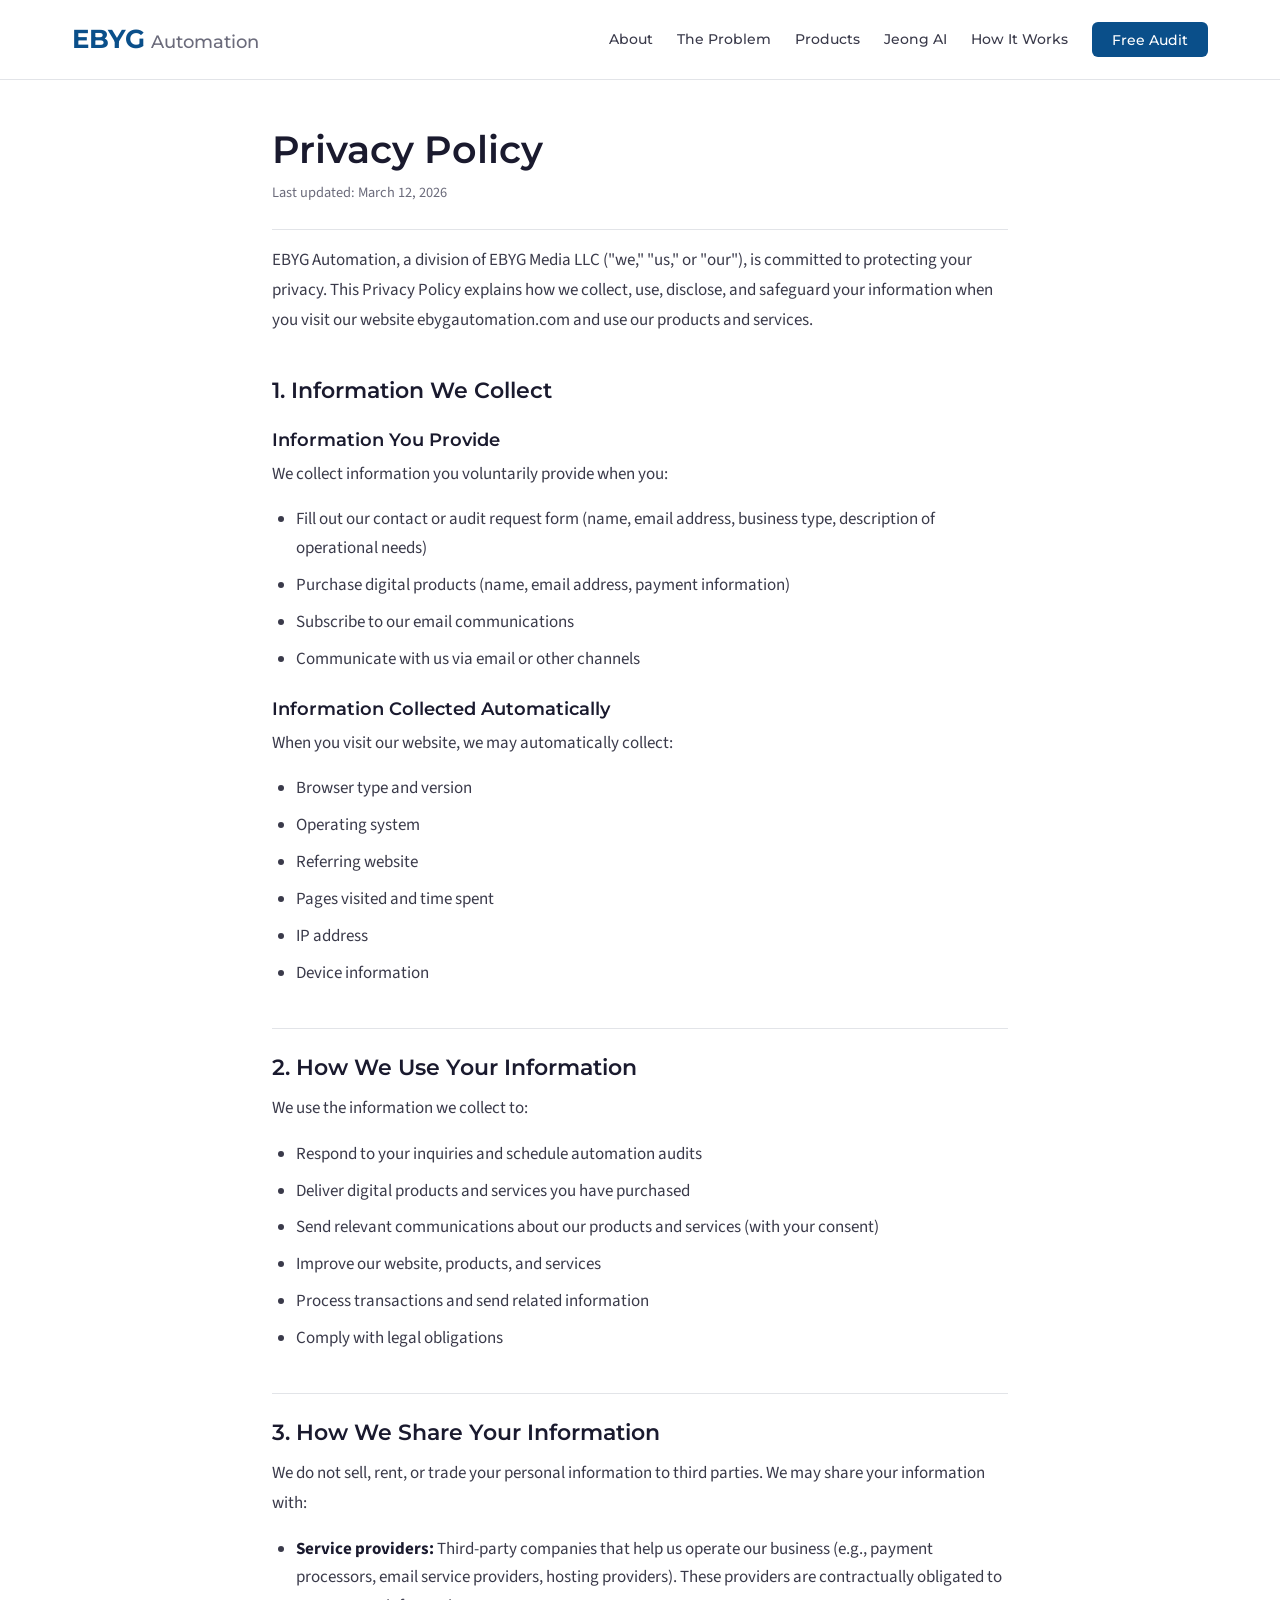
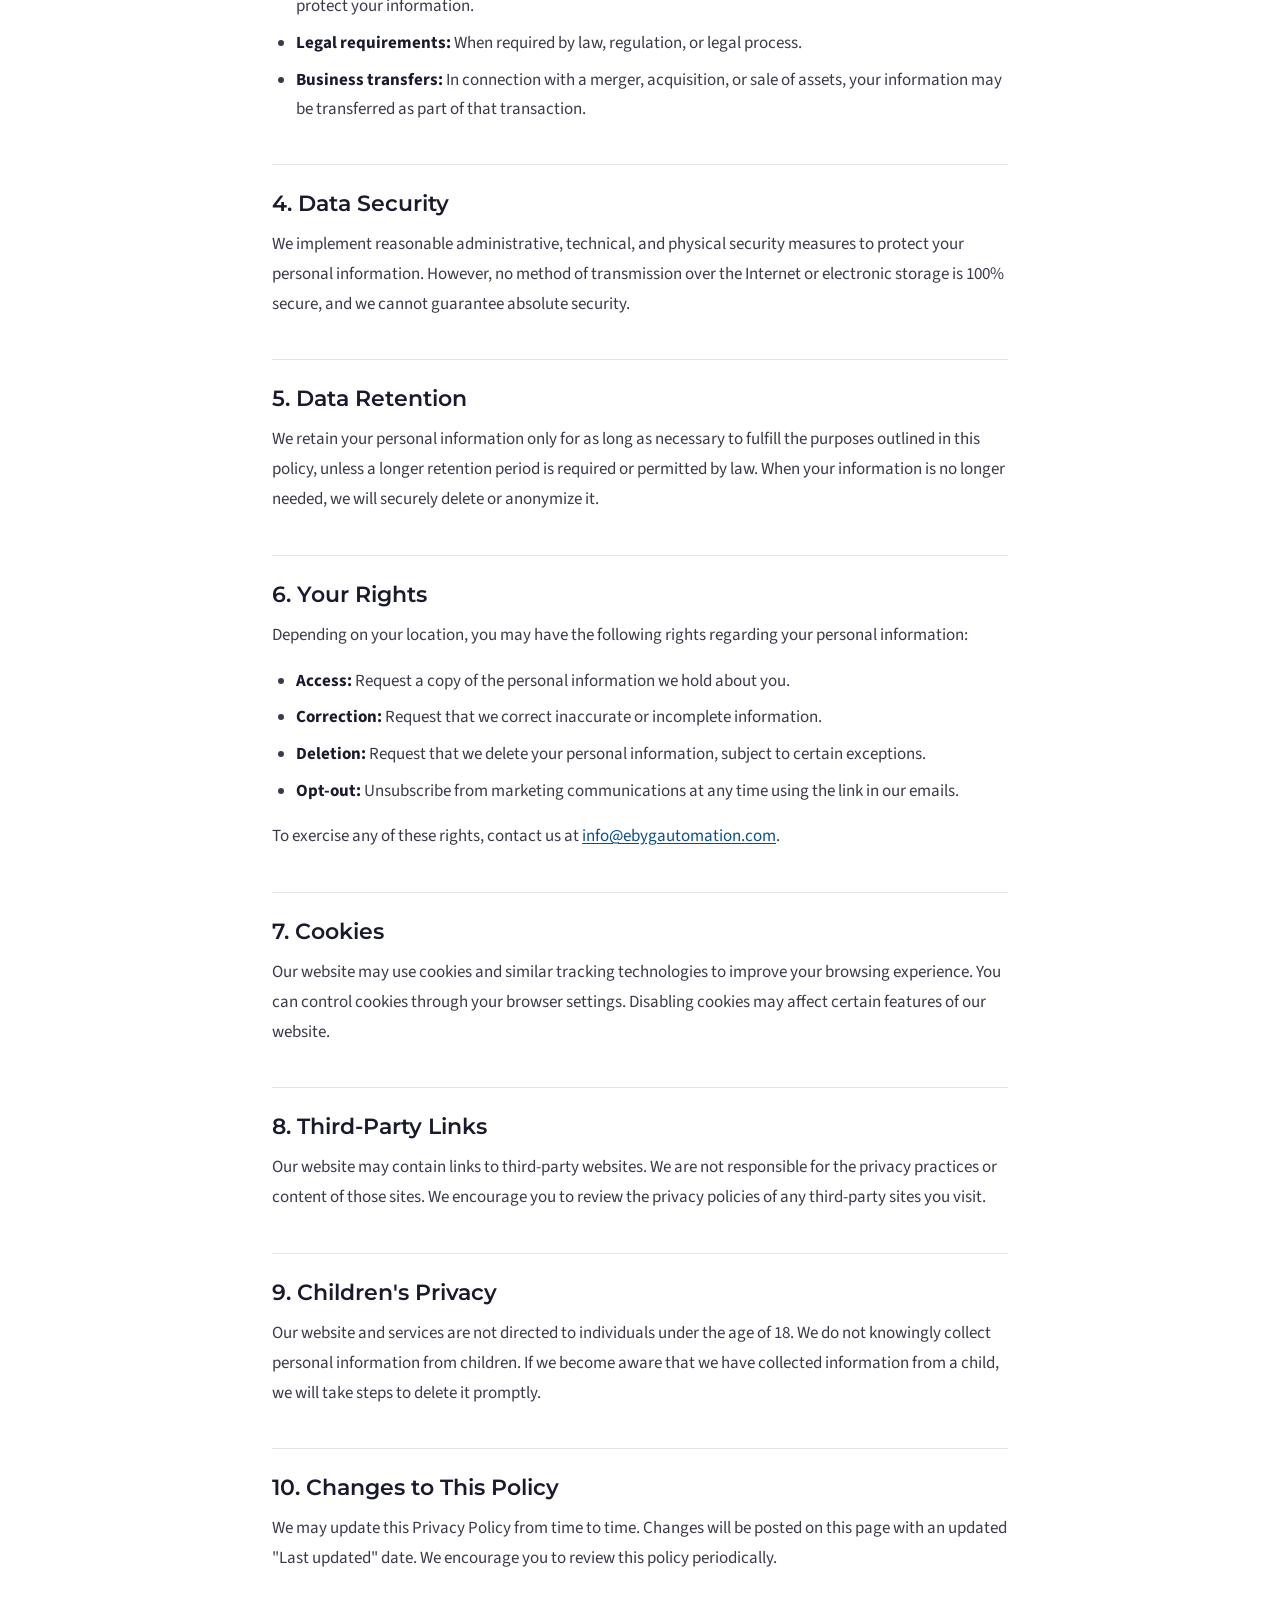
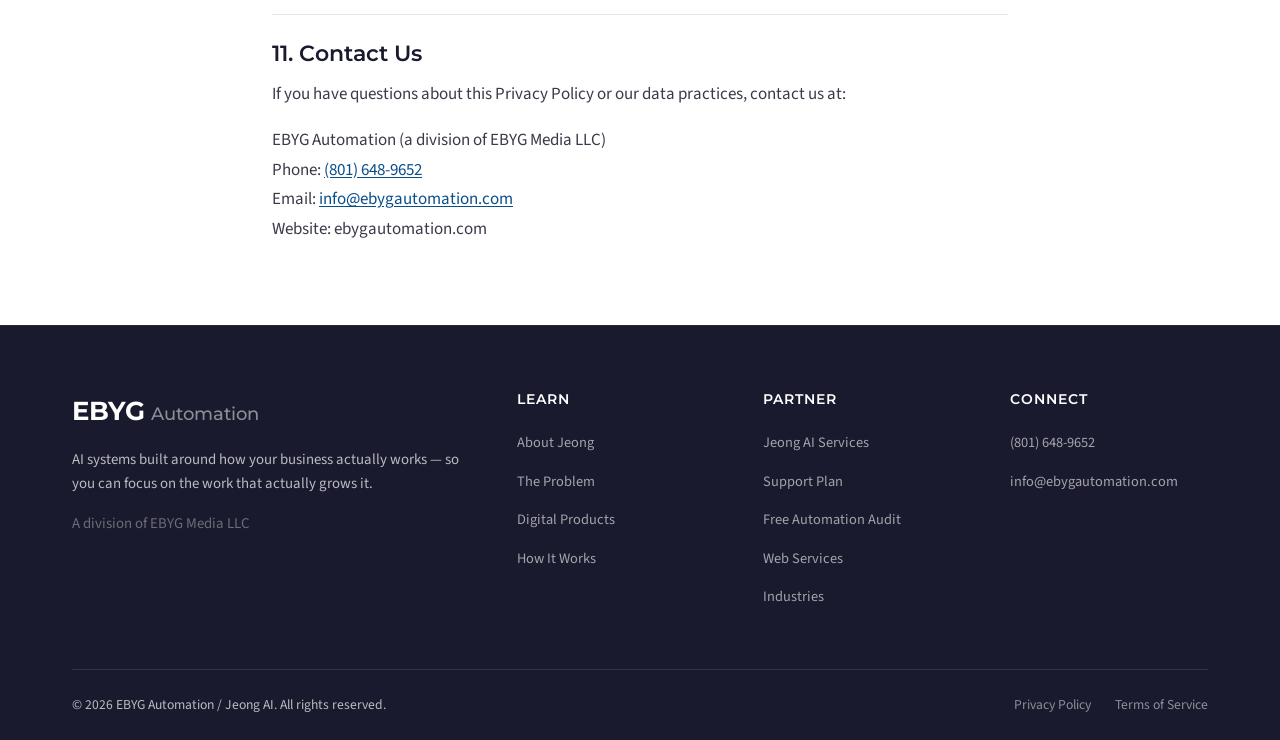
<file: privacy.html>
<!DOCTYPE html>
<html lang="en">
<head>
  <meta charset="UTF-8">
  <meta name="viewport" content="width=device-width, initial-scale=1.0">
  <meta name="description" content="EBYG Automation Privacy Policy — how we collect, use, and protect your information.">
  <meta property="og:type" content="website">
  <meta property="og:title" content="Privacy Policy — EBYG Automation">
  <meta property="og:description" content="EBYG Automation Privacy Policy — how we collect, use, and protect your information.">
  <meta property="og:site_name" content="EBYG Automation">
  <meta property="og:locale" content="en_US">
  <title>Privacy Policy — EBYG Automation</title>
  <link rel="preconnect" href="https://fonts.googleapis.com">
  <link rel="preconnect" href="https://fonts.gstatic.com" crossorigin>
  <link href="https://fonts.googleapis.com/css2?family=Montserrat:wght@400;500;600;700&family=Source+Sans+3:wght@300;400;500;600&display=swap" rel="stylesheet">
  <link rel="stylesheet" href="css/styles.css">
  <link rel="stylesheet" href="css/legal.css">
  <link rel="icon" type="image/png" href="favicon.png">
</head>
<body>

  <!-- ========== HEADER ========== -->
  <header class="site-header" id="site-header">
    <div class="container header-inner">
      <a href="index.html" class="logo">
        <span class="logo-ebyg">EBYG</span><span class="logo-auto">Automation</span>
      </a>
      <nav class="main-nav" id="main-nav">
        <ul class="nav-list">
          <li><a href="index.html#about">About</a></li>
          <li><a href="index.html#friction">The Problem</a></li>
          <li><a href="index.html#products">Products</a></li>
          <li><a href="index.html#jeong-ai">Jeong AI</a></li>
          <li><a href="index.html#how-it-works">How It Works</a></li>
          <li><a href="index.html#contact" class="nav-cta">Free Audit</a></li>
        </ul>
      </nav>
      <button class="mobile-toggle" id="mobile-toggle" aria-label="Toggle navigation">
        <span></span><span></span><span></span>
      </button>
    </div>
  </header>

  <!-- ========== CONTENT ========== -->
  <main class="legal-page">
    <div class="container">
      <h1>Privacy Policy</h1>
      <p class="legal-updated">Last updated: March 12, 2026</p>

      <p>EBYG Automation, a division of EBYG Media LLC ("we," "us," or "our"), is committed to protecting your privacy. This Privacy Policy explains how we collect, use, disclose, and safeguard your information when you visit our website ebygautomation.com and use our products and services.</p>

      <h2>1. Information We Collect</h2>

      <h3>Information You Provide</h3>
      <p>We collect information you voluntarily provide when you:</p>
      <ul>
        <li>Fill out our contact or audit request form (name, email address, business type, description of operational needs)</li>
        <li>Purchase digital products (name, email address, payment information)</li>
        <li>Subscribe to our email communications</li>
        <li>Communicate with us via email or other channels</li>
      </ul>

      <h3>Information Collected Automatically</h3>
      <p>When you visit our website, we may automatically collect:</p>
      <ul>
        <li>Browser type and version</li>
        <li>Operating system</li>
        <li>Referring website</li>
        <li>Pages visited and time spent</li>
        <li>IP address</li>
        <li>Device information</li>
      </ul>

      <h2>2. How We Use Your Information</h2>
      <p>We use the information we collect to:</p>
      <ul>
        <li>Respond to your inquiries and schedule automation audits</li>
        <li>Deliver digital products and services you have purchased</li>
        <li>Send relevant communications about our products and services (with your consent)</li>
        <li>Improve our website, products, and services</li>
        <li>Process transactions and send related information</li>
        <li>Comply with legal obligations</li>
      </ul>

      <h2>3. How We Share Your Information</h2>
      <p>We do not sell, rent, or trade your personal information to third parties. We may share your information with:</p>
      <ul>
        <li><strong>Service providers:</strong> Third-party companies that help us operate our business (e.g., payment processors, email service providers, hosting providers). These providers are contractually obligated to protect your information.</li>
        <li><strong>Legal requirements:</strong> When required by law, regulation, or legal process.</li>
        <li><strong>Business transfers:</strong> In connection with a merger, acquisition, or sale of assets, your information may be transferred as part of that transaction.</li>
      </ul>

      <h2>4. Data Security</h2>
      <p>We implement reasonable administrative, technical, and physical security measures to protect your personal information. However, no method of transmission over the Internet or electronic storage is 100% secure, and we cannot guarantee absolute security.</p>

      <h2>5. Data Retention</h2>
      <p>We retain your personal information only for as long as necessary to fulfill the purposes outlined in this policy, unless a longer retention period is required or permitted by law. When your information is no longer needed, we will securely delete or anonymize it.</p>

      <h2>6. Your Rights</h2>
      <p>Depending on your location, you may have the following rights regarding your personal information:</p>
      <ul>
        <li><strong>Access:</strong> Request a copy of the personal information we hold about you.</li>
        <li><strong>Correction:</strong> Request that we correct inaccurate or incomplete information.</li>
        <li><strong>Deletion:</strong> Request that we delete your personal information, subject to certain exceptions.</li>
        <li><strong>Opt-out:</strong> Unsubscribe from marketing communications at any time using the link in our emails.</li>
      </ul>
      <p>To exercise any of these rights, contact us at <a href="mailto:info@ebygautomation.com">info@ebygautomation.com</a>.</p>

      <h2>7. Cookies</h2>
      <p>Our website may use cookies and similar tracking technologies to improve your browsing experience. You can control cookies through your browser settings. Disabling cookies may affect certain features of our website.</p>

      <h2>8. Third-Party Links</h2>
      <p>Our website may contain links to third-party websites. We are not responsible for the privacy practices or content of those sites. We encourage you to review the privacy policies of any third-party sites you visit.</p>

      <h2>9. Children's Privacy</h2>
      <p>Our website and services are not directed to individuals under the age of 18. We do not knowingly collect personal information from children. If we become aware that we have collected information from a child, we will take steps to delete it promptly.</p>

      <h2>10. Changes to This Policy</h2>
      <p>We may update this Privacy Policy from time to time. Changes will be posted on this page with an updated "Last updated" date. We encourage you to review this policy periodically.</p>

      <h2>11. Contact Us</h2>
      <p>If you have questions about this Privacy Policy or our data practices, contact us at:</p>
      <p>
        EBYG Automation (a division of EBYG Media LLC)<br>
        Phone: <a href="tel:+18016489652">(801) 648-9652</a><br>
        Email: <a href="mailto:info@ebygautomation.com">info@ebygautomation.com</a><br>
        Website: ebygautomation.com
      </p>
    </div>
  </main>

  <!-- ========== FOOTER ========== -->
  <footer class="site-footer">
    <div class="container">
      <div class="footer-grid">
        <div class="footer-brand">
          <a href="index.html" class="logo">
            <span class="logo-ebyg">EBYG</span><span class="logo-auto">Automation</span>
          </a>
          <p>AI systems built around how your business actually works &mdash; so you can focus on the work that actually grows it.</p>
          <p class="footer-division">A division of EBYG Media LLC</p>
        </div>
        <div class="footer-links">
          <h4>Learn</h4>
          <ul>
            <li><a href="index.html#about">About Jeong</a></li>
            <li><a href="index.html#friction">The Problem</a></li>
            <li><a href="index.html#products">Digital Products</a></li>
            <li><a href="index.html#how-it-works">How It Works</a></li>
          </ul>
        </div>
        <div class="footer-links">
          <h4>Partner</h4>
          <ul>
            <li><a href="index.html#jeong-ai">Jeong AI Services</a></li>
            <li><a href="index.html#support">Support Plan</a></li>
            <li><a href="index.html#contact">Free Automation Audit</a></li>
            <li><a href="index.html#web-services">Web Services</a></li>
            <li><a href="index.html#industries">Industries</a></li>
          </ul>
        </div>
        <div class="footer-links">
          <h4>Connect</h4>
          <ul>
            <li><a href="tel:+18016489652">(801) 648-9652</a></li>
            <li><a href="mailto:info@ebygautomation.com">info@ebygautomation.com</a></li>
          </ul>
        </div>
      </div>
      <div class="footer-bottom">
        <p>&copy; 2026 EBYG Automation / Jeong AI. All rights reserved.</p>
        <div class="footer-legal">
          <a href="privacy.html">Privacy Policy</a>
          <a href="terms.html">Terms of Service</a>
        </div>
      </div>
    </div>
  </footer>

  <script src="js/main.js"></script>
</body>
</html>
</file>
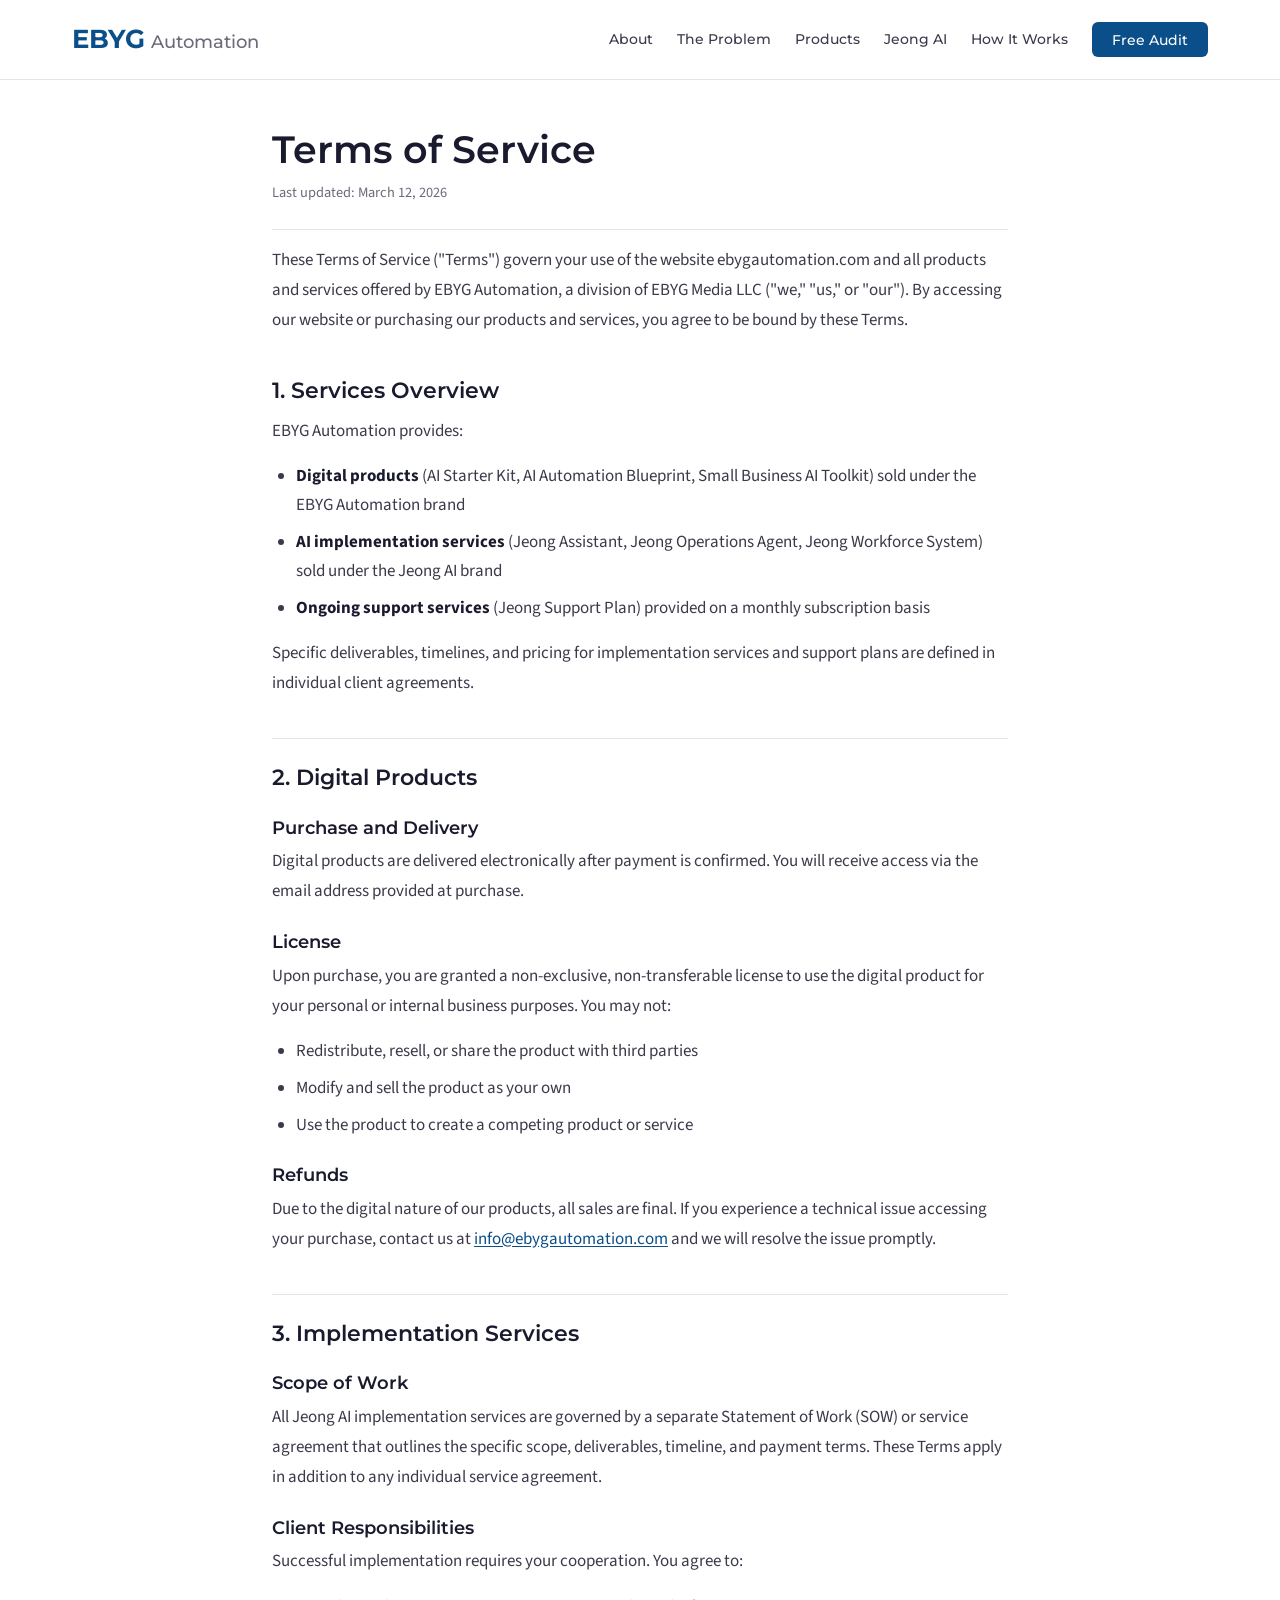
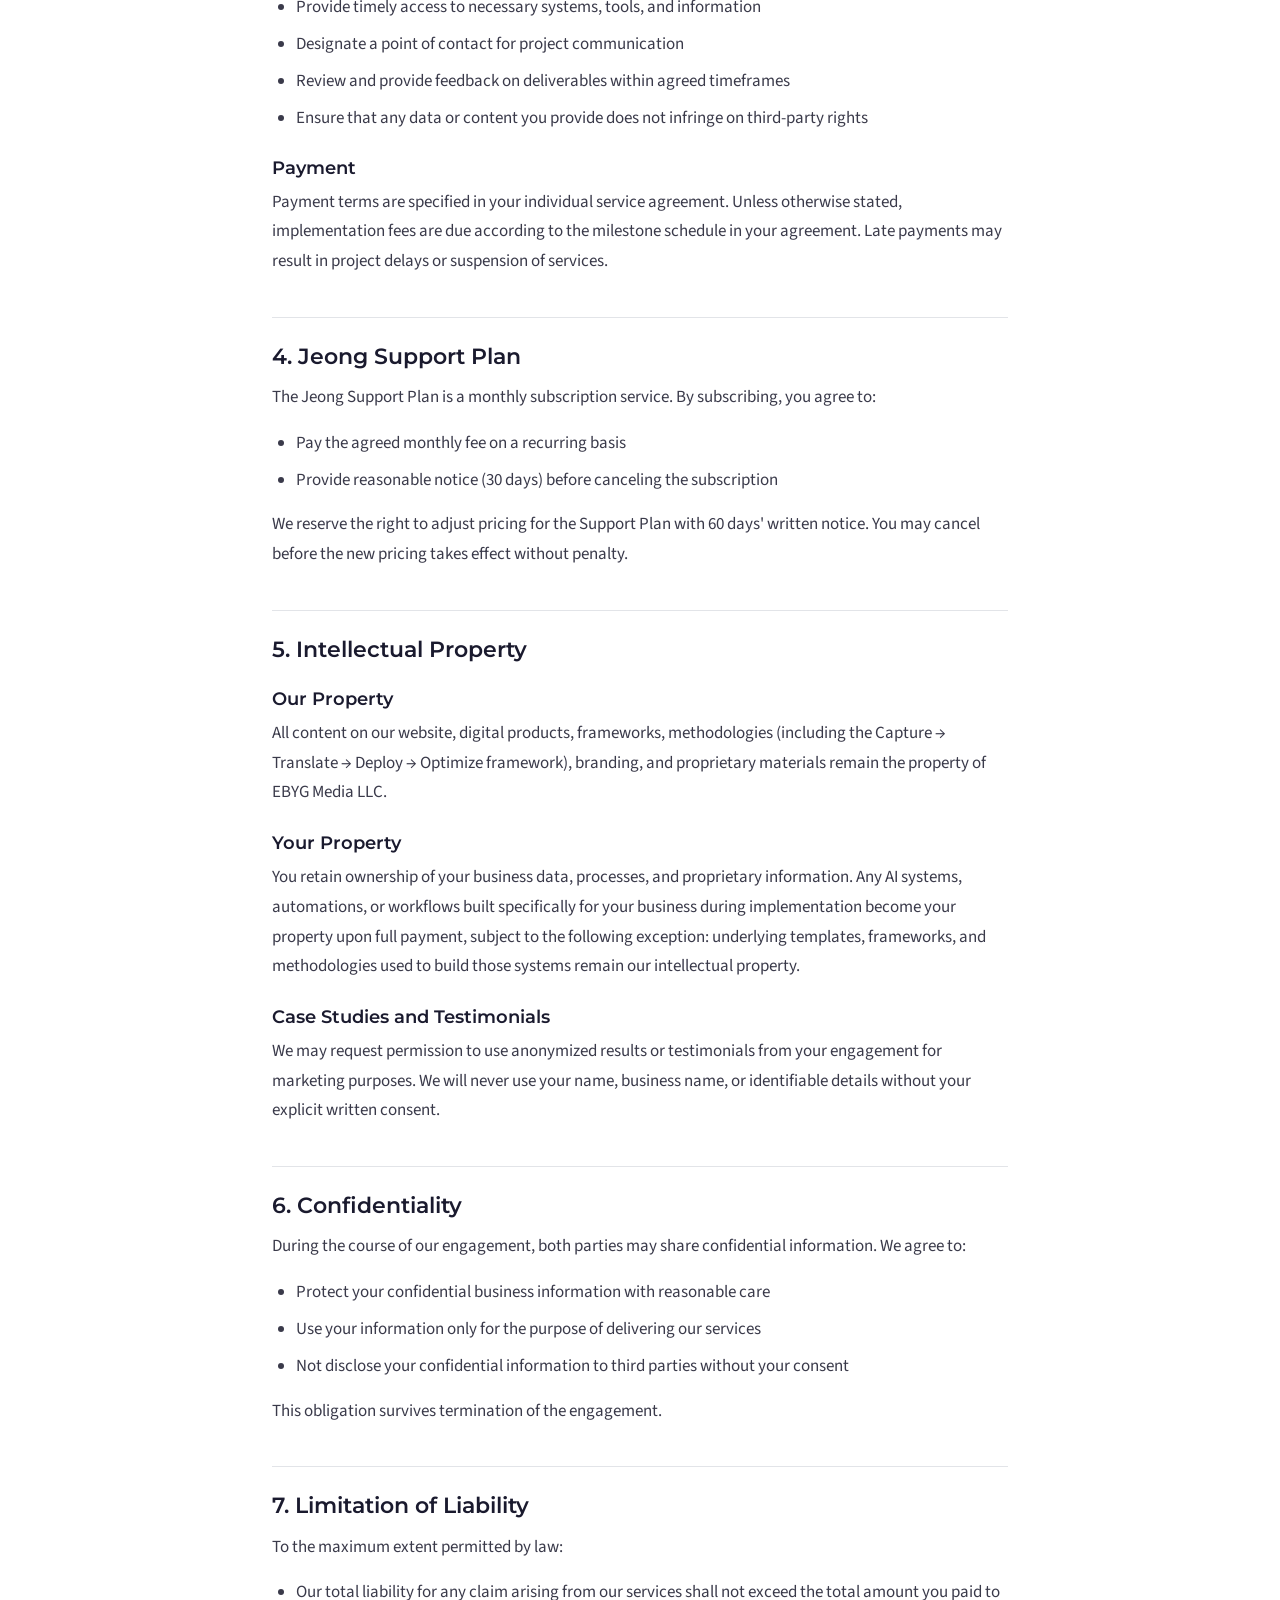
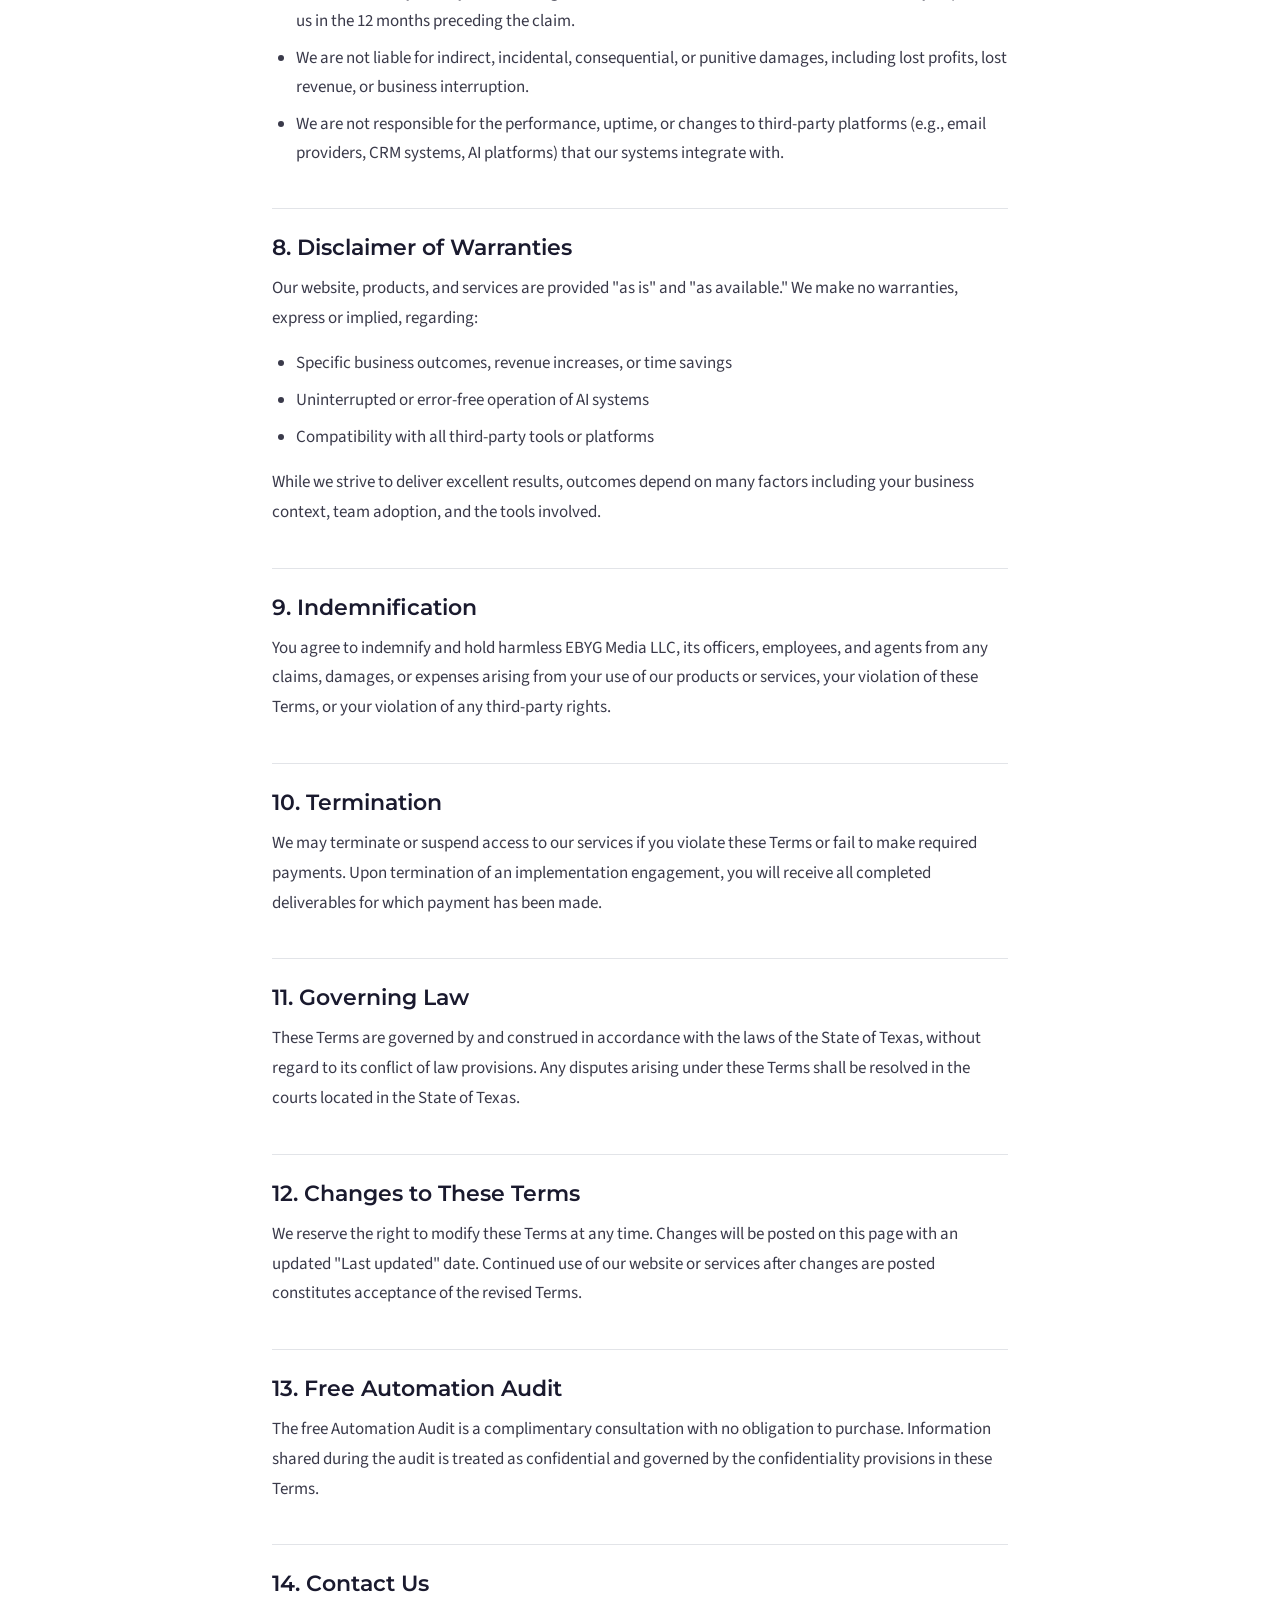
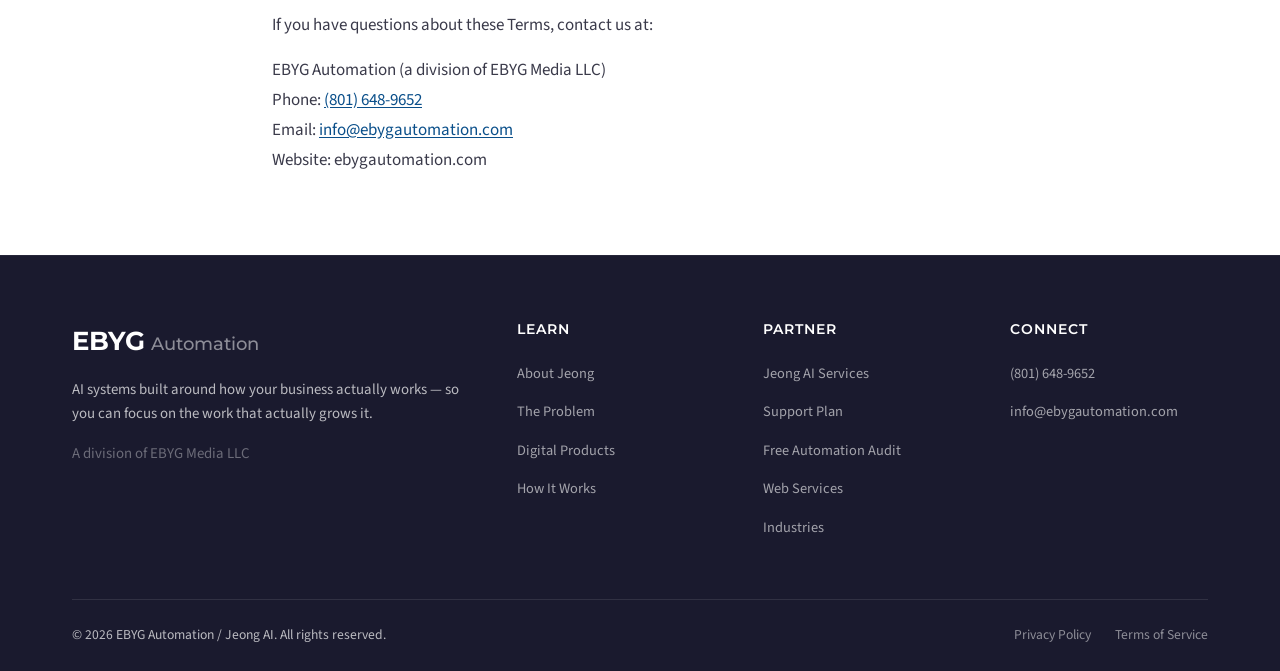
<file: terms.html>
<!DOCTYPE html>
<html lang="en">
<head>
  <meta charset="UTF-8">
  <meta name="viewport" content="width=device-width, initial-scale=1.0">
  <meta name="description" content="EBYG Automation Terms of Service — the terms governing use of our website, products, and services.">
  <meta property="og:type" content="website">
  <meta property="og:title" content="Terms of Service — EBYG Automation">
  <meta property="og:description" content="EBYG Automation Terms of Service — the terms governing use of our website, products, and services.">
  <meta property="og:site_name" content="EBYG Automation">
  <meta property="og:locale" content="en_US">
  <title>Terms of Service — EBYG Automation</title>
  <link rel="preconnect" href="https://fonts.googleapis.com">
  <link rel="preconnect" href="https://fonts.gstatic.com" crossorigin>
  <link href="https://fonts.googleapis.com/css2?family=Montserrat:wght@400;500;600;700&family=Source+Sans+3:wght@300;400;500;600&display=swap" rel="stylesheet">
  <link rel="stylesheet" href="css/styles.css">
  <link rel="stylesheet" href="css/legal.css">
  <link rel="icon" type="image/png" href="favicon.png">
</head>
<body>

  <!-- ========== HEADER ========== -->
  <header class="site-header" id="site-header">
    <div class="container header-inner">
      <a href="index.html" class="logo">
        <span class="logo-ebyg">EBYG</span><span class="logo-auto">Automation</span>
      </a>
      <nav class="main-nav" id="main-nav">
        <ul class="nav-list">
          <li><a href="index.html#about">About</a></li>
          <li><a href="index.html#friction">The Problem</a></li>
          <li><a href="index.html#products">Products</a></li>
          <li><a href="index.html#jeong-ai">Jeong AI</a></li>
          <li><a href="index.html#how-it-works">How It Works</a></li>
          <li><a href="index.html#contact" class="nav-cta">Free Audit</a></li>
        </ul>
      </nav>
      <button class="mobile-toggle" id="mobile-toggle" aria-label="Toggle navigation">
        <span></span><span></span><span></span>
      </button>
    </div>
  </header>

  <!-- ========== CONTENT ========== -->
  <main class="legal-page">
    <div class="container">
      <h1>Terms of Service</h1>
      <p class="legal-updated">Last updated: March 12, 2026</p>

      <p>These Terms of Service ("Terms") govern your use of the website ebygautomation.com and all products and services offered by EBYG Automation, a division of EBYG Media LLC ("we," "us," or "our"). By accessing our website or purchasing our products and services, you agree to be bound by these Terms.</p>

      <h2>1. Services Overview</h2>
      <p>EBYG Automation provides:</p>
      <ul>
        <li><strong>Digital products</strong> (AI Starter Kit, AI Automation Blueprint, Small Business AI Toolkit) sold under the EBYG Automation brand</li>
        <li><strong>AI implementation services</strong> (Jeong Assistant, Jeong Operations Agent, Jeong Workforce System) sold under the Jeong AI brand</li>
        <li><strong>Ongoing support services</strong> (Jeong Support Plan) provided on a monthly subscription basis</li>
      </ul>
      <p>Specific deliverables, timelines, and pricing for implementation services and support plans are defined in individual client agreements.</p>

      <h2>2. Digital Products</h2>

      <h3>Purchase and Delivery</h3>
      <p>Digital products are delivered electronically after payment is confirmed. You will receive access via the email address provided at purchase.</p>

      <h3>License</h3>
      <p>Upon purchase, you are granted a non-exclusive, non-transferable license to use the digital product for your personal or internal business purposes. You may not:</p>
      <ul>
        <li>Redistribute, resell, or share the product with third parties</li>
        <li>Modify and sell the product as your own</li>
        <li>Use the product to create a competing product or service</li>
      </ul>

      <h3>Refunds</h3>
      <p>Due to the digital nature of our products, all sales are final. If you experience a technical issue accessing your purchase, contact us at <a href="mailto:info@ebygautomation.com">info@ebygautomation.com</a> and we will resolve the issue promptly.</p>

      <h2>3. Implementation Services</h2>

      <h3>Scope of Work</h3>
      <p>All Jeong AI implementation services are governed by a separate Statement of Work (SOW) or service agreement that outlines the specific scope, deliverables, timeline, and payment terms. These Terms apply in addition to any individual service agreement.</p>

      <h3>Client Responsibilities</h3>
      <p>Successful implementation requires your cooperation. You agree to:</p>
      <ul>
        <li>Provide timely access to necessary systems, tools, and information</li>
        <li>Designate a point of contact for project communication</li>
        <li>Review and provide feedback on deliverables within agreed timeframes</li>
        <li>Ensure that any data or content you provide does not infringe on third-party rights</li>
      </ul>

      <h3>Payment</h3>
      <p>Payment terms are specified in your individual service agreement. Unless otherwise stated, implementation fees are due according to the milestone schedule in your agreement. Late payments may result in project delays or suspension of services.</p>

      <h2>4. Jeong Support Plan</h2>
      <p>The Jeong Support Plan is a monthly subscription service. By subscribing, you agree to:</p>
      <ul>
        <li>Pay the agreed monthly fee on a recurring basis</li>
        <li>Provide reasonable notice (30 days) before canceling the subscription</li>
      </ul>
      <p>We reserve the right to adjust pricing for the Support Plan with 60 days' written notice. You may cancel before the new pricing takes effect without penalty.</p>

      <h2>5. Intellectual Property</h2>

      <h3>Our Property</h3>
      <p>All content on our website, digital products, frameworks, methodologies (including the Capture &rarr; Translate &rarr; Deploy &rarr; Optimize framework), branding, and proprietary materials remain the property of EBYG Media LLC.</p>

      <h3>Your Property</h3>
      <p>You retain ownership of your business data, processes, and proprietary information. Any AI systems, automations, or workflows built specifically for your business during implementation become your property upon full payment, subject to the following exception: underlying templates, frameworks, and methodologies used to build those systems remain our intellectual property.</p>

      <h3>Case Studies and Testimonials</h3>
      <p>We may request permission to use anonymized results or testimonials from your engagement for marketing purposes. We will never use your name, business name, or identifiable details without your explicit written consent.</p>

      <h2>6. Confidentiality</h2>
      <p>During the course of our engagement, both parties may share confidential information. We agree to:</p>
      <ul>
        <li>Protect your confidential business information with reasonable care</li>
        <li>Use your information only for the purpose of delivering our services</li>
        <li>Not disclose your confidential information to third parties without your consent</li>
      </ul>
      <p>This obligation survives termination of the engagement.</p>

      <h2>7. Limitation of Liability</h2>
      <p>To the maximum extent permitted by law:</p>
      <ul>
        <li>Our total liability for any claim arising from our services shall not exceed the total amount you paid to us in the 12 months preceding the claim.</li>
        <li>We are not liable for indirect, incidental, consequential, or punitive damages, including lost profits, lost revenue, or business interruption.</li>
        <li>We are not responsible for the performance, uptime, or changes to third-party platforms (e.g., email providers, CRM systems, AI platforms) that our systems integrate with.</li>
      </ul>

      <h2>8. Disclaimer of Warranties</h2>
      <p>Our website, products, and services are provided "as is" and "as available." We make no warranties, express or implied, regarding:</p>
      <ul>
        <li>Specific business outcomes, revenue increases, or time savings</li>
        <li>Uninterrupted or error-free operation of AI systems</li>
        <li>Compatibility with all third-party tools or platforms</li>
      </ul>
      <p>While we strive to deliver excellent results, outcomes depend on many factors including your business context, team adoption, and the tools involved.</p>

      <h2>9. Indemnification</h2>
      <p>You agree to indemnify and hold harmless EBYG Media LLC, its officers, employees, and agents from any claims, damages, or expenses arising from your use of our products or services, your violation of these Terms, or your violation of any third-party rights.</p>

      <h2>10. Termination</h2>
      <p>We may terminate or suspend access to our services if you violate these Terms or fail to make required payments. Upon termination of an implementation engagement, you will receive all completed deliverables for which payment has been made.</p>

      <h2>11. Governing Law</h2>
      <p>These Terms are governed by and construed in accordance with the laws of the State of Texas, without regard to its conflict of law provisions. Any disputes arising under these Terms shall be resolved in the courts located in the State of Texas.</p>

      <h2>12. Changes to These Terms</h2>
      <p>We reserve the right to modify these Terms at any time. Changes will be posted on this page with an updated "Last updated" date. Continued use of our website or services after changes are posted constitutes acceptance of the revised Terms.</p>

      <h2>13. Free Automation Audit</h2>
      <p>The free Automation Audit is a complimentary consultation with no obligation to purchase. Information shared during the audit is treated as confidential and governed by the confidentiality provisions in these Terms.</p>

      <h2>14. Contact Us</h2>
      <p>If you have questions about these Terms, contact us at:</p>
      <p>
        EBYG Automation (a division of EBYG Media LLC)<br>
        Phone: <a href="tel:+18016489652">(801) 648-9652</a><br>
        Email: <a href="mailto:info@ebygautomation.com">info@ebygautomation.com</a><br>
        Website: ebygautomation.com
      </p>
    </div>
  </main>

  <!-- ========== FOOTER ========== -->
  <footer class="site-footer">
    <div class="container">
      <div class="footer-grid">
        <div class="footer-brand">
          <a href="index.html" class="logo">
            <span class="logo-ebyg">EBYG</span><span class="logo-auto">Automation</span>
          </a>
          <p>AI systems built around how your business actually works &mdash; so you can focus on the work that actually grows it.</p>
          <p class="footer-division">A division of EBYG Media LLC</p>
        </div>
        <div class="footer-links">
          <h4>Learn</h4>
          <ul>
            <li><a href="index.html#about">About Jeong</a></li>
            <li><a href="index.html#friction">The Problem</a></li>
            <li><a href="index.html#products">Digital Products</a></li>
            <li><a href="index.html#how-it-works">How It Works</a></li>
          </ul>
        </div>
        <div class="footer-links">
          <h4>Partner</h4>
          <ul>
            <li><a href="index.html#jeong-ai">Jeong AI Services</a></li>
            <li><a href="index.html#support">Support Plan</a></li>
            <li><a href="index.html#contact">Free Automation Audit</a></li>
            <li><a href="index.html#web-services">Web Services</a></li>
            <li><a href="index.html#industries">Industries</a></li>
          </ul>
        </div>
        <div class="footer-links">
          <h4>Connect</h4>
          <ul>
            <li><a href="tel:+18016489652">(801) 648-9652</a></li>
            <li><a href="mailto:info@ebygautomation.com">info@ebygautomation.com</a></li>
          </ul>
        </div>
      </div>
      <div class="footer-bottom">
        <p>&copy; 2026 EBYG Automation / Jeong AI. All rights reserved.</p>
        <div class="footer-legal">
          <a href="privacy.html">Privacy Policy</a>
          <a href="terms.html">Terms of Service</a>
        </div>
      </div>
    </div>
  </footer>

  <script src="js/main.js"></script>
</body>
</html>
</file>
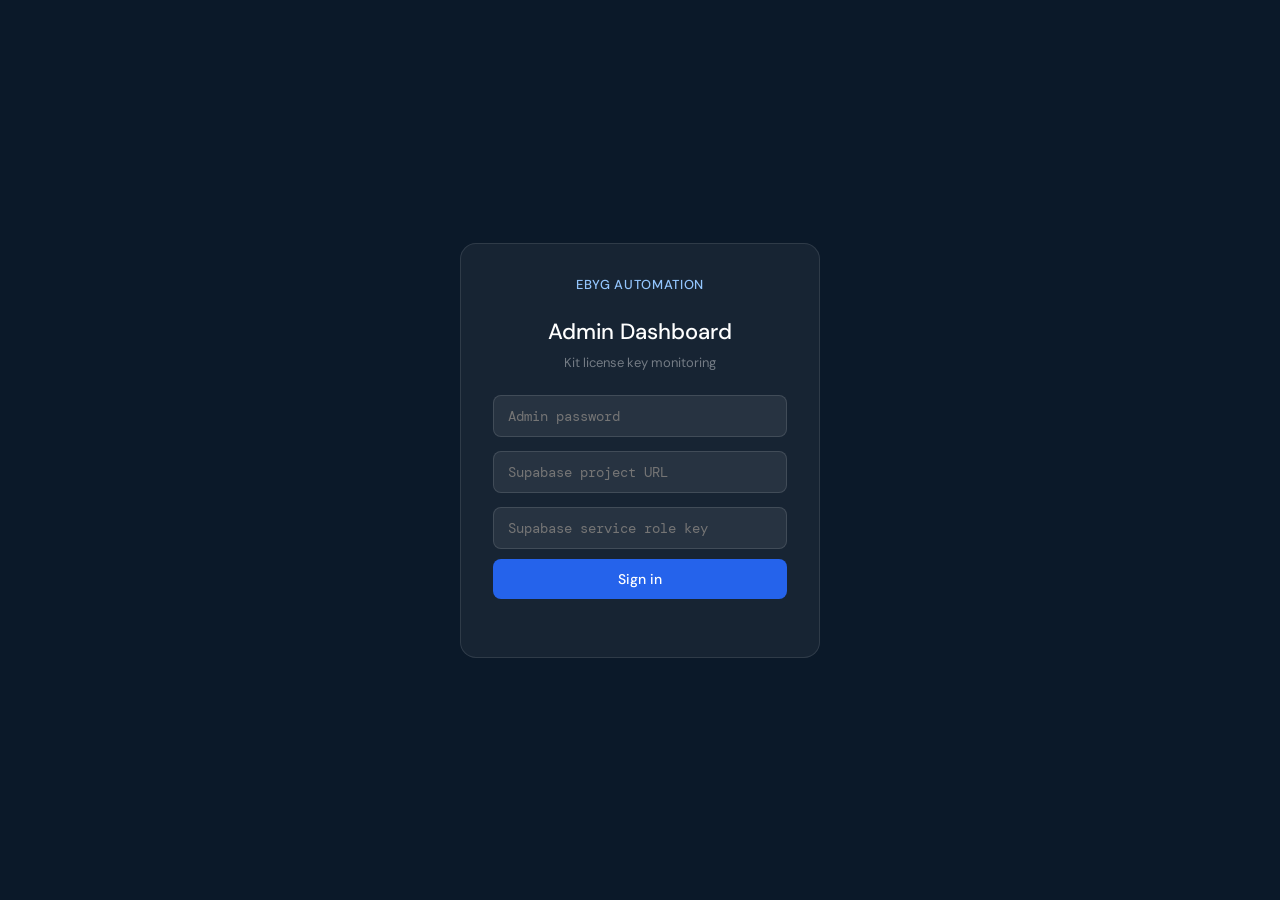
<file: files/admin.html>
<!DOCTYPE html>
<html lang="en">
<head>
<meta charset="UTF-8">
<meta name="viewport" content="width=device-width, initial-scale=1.0">
<title>Kit Admin — EBYG Automation</title>
<link rel="preconnect" href="https://fonts.googleapis.com">
<link href="https://fonts.googleapis.com/css2?family=DM+Sans:wght@300;400;500;600&family=DM+Mono:wght@400;500&display=swap" rel="stylesheet">
<style>
:root {
  --navy: #0B1929;
  --navy2: #0F2240;
  --blue: #2563EB;
  --blue-pale: #EFF6FF;
  --blue-light: #93C5FD;
  --gold: #D97706;
  --gold-light: #FEF3C7;
  --green: #059669;
  --green-light: #D1FAE5;
  --red: #DC2626;
  --red-light: #FEE2E2;
  --orange: #EA580C;
  --orange-light: #FFF7ED;
  --slate: #475569;
  --slate-light: #94A3B8;
  --border: rgba(0,0,0,0.07);
  --bg: #F8FAFC;
  --sans: 'DM Sans', system-ui, sans-serif;
  --mono: 'DM Mono', monospace;
}
*,*::before,*::after{box-sizing:border-box;margin:0;padding:0}
body{font-family:var(--sans);background:var(--bg);color:#1E293B;min-height:100vh}

/* LOGIN */
#login-screen{min-height:100vh;display:flex;align-items:center;justify-content:center;background:var(--navy)}
.login-card{background:rgba(255,255,255,0.05);border:1px solid rgba(255,255,255,0.1);border-radius:16px;padding:2rem;width:100%;max-width:360px;text-align:center}
.login-logo{font-size:13px;font-weight:500;color:var(--blue-light);margin-bottom:1.5rem;letter-spacing:0.05em}
.login-title{font-size:22px;font-weight:500;color:#fff;margin-bottom:0.5rem}
.login-sub{font-size:13px;color:rgba(255,255,255,0.4);margin-bottom:1.5rem}
.login-input{width:100%;padding:11px 14px;background:rgba(255,255,255,0.07);border:1px solid rgba(255,255,255,0.12);border-radius:8px;font-family:var(--mono);font-size:14px;color:#fff;outline:none;margin-bottom:10px;transition:border-color 0.15s}
.login-input:focus{border-color:var(--blue)}
.login-btn{width:100%;padding:11px;background:var(--blue);color:#fff;border:none;border-radius:8px;font-family:var(--sans);font-size:14px;font-weight:500;cursor:pointer;transition:opacity 0.15s}
.login-btn:hover{opacity:0.9}
.login-err{font-size:12px;color:#FCA5A5;margin-top:8px;min-height:18px}

/* TOPBAR */
#admin-screen{display:none}
.topbar{height:54px;background:var(--navy);display:flex;align-items:center;padding:0 1.5rem;gap:1rem;border-bottom:1px solid rgba(255,255,255,0.05);position:sticky;top:0;z-index:100}
.topbar-brand{font-size:13px;font-weight:500;color:#fff}
.topbar-brand span{color:var(--blue-light)}
.topbar-divider{width:1px;height:18px;background:rgba(255,255,255,0.1)}
.topbar-section{font-size:12px;color:rgba(255,255,255,0.4)}
.topbar-sp{flex:1}
.topbar-logout{font-size:12px;color:rgba(255,255,255,0.3);cursor:pointer;transition:color 0.15s}
.topbar-logout:hover{color:rgba(255,255,255,0.7)}
.topbar-refresh{display:flex;align-items:center;gap:5px;padding:6px 12px;border:1px solid rgba(255,255,255,0.15);border-radius:7px;font-size:12px;color:rgba(255,255,255,0.5);cursor:pointer;background:transparent;font-family:var(--sans);transition:all 0.15s}
.topbar-refresh:hover{border-color:var(--blue-light);color:var(--blue-light)}

/* LAYOUT */
.page{padding:1.5rem;max-width:1100px;margin:0 auto}

/* STAT CARDS */
.stat-row{display:grid;grid-template-columns:repeat(4,1fr);gap:12px;margin-bottom:1.5rem}
.stat-card{background:#fff;border:1px solid var(--border);border-radius:12px;padding:1rem 1.25rem}
.stat-label{font-size:11px;font-weight:600;letter-spacing:0.07em;text-transform:uppercase;color:var(--slate-light);margin-bottom:6px}
.stat-val{font-size:26px;font-weight:500;color:var(--navy)}
.stat-val.flagged{color:var(--red)}
.stat-val.active{color:var(--green)}
.stat-sub{font-size:12px;color:var(--slate-light);margin-top:3px}

/* CONTROLS */
.controls{display:flex;align-items:center;gap:10px;margin-bottom:1rem;flex-wrap:wrap}
.search-inp{flex:1;min-width:200px;padding:8px 12px;border:1px solid var(--border);border-radius:8px;font-family:var(--sans);font-size:13px;color:#1E293B;background:#fff;outline:none;transition:border-color 0.15s}
.search-inp:focus{border-color:var(--blue)}
.filter-chip{padding:6px 12px;border:1px solid var(--border);border-radius:100px;font-size:12px;cursor:pointer;background:#fff;color:var(--slate);transition:all 0.15s;font-family:var(--sans)}
.filter-chip:hover{border-color:var(--blue);color:var(--blue)}
.filter-chip.on{border-color:var(--blue);background:var(--blue-pale);color:var(--blue);font-weight:500}
.filter-chip.flagged-chip.on{border-color:var(--red);background:var(--red-light);color:var(--red)}

/* TABLE */
.table-wrap{background:#fff;border:1px solid var(--border);border-radius:12px;overflow:hidden}
.table-head-row{display:grid;grid-template-columns:220px 160px 80px 80px 80px 90px 100px 120px;background:var(--navy2);padding:10px 16px;gap:8px}
.th{font-size:11px;font-weight:600;letter-spacing:0.07em;text-transform:uppercase;color:rgba(255,255,255,0.5);cursor:pointer;user-select:none;transition:color 0.15s;white-space:nowrap}
.th:hover{color:#fff}
.th.sorted{color:var(--blue-light)}

.trow{display:grid;grid-template-columns:220px 160px 80px 80px 80px 90px 100px 120px;padding:10px 16px;gap:8px;border-bottom:1px solid #F8FAFC;align-items:center;transition:background 0.1s;cursor:pointer}
.trow:last-child{border-bottom:none}
.trow:hover{background:#FAFCFF}
.trow.flagged-row{background:#FFF5F5}
.trow.flagged-row:hover{background:#FEE2E2}

.td{font-size:13px;color:#1E293B;overflow:hidden;text-overflow:ellipsis;white-space:nowrap}
.td.mono{font-family:var(--mono);font-size:12px;color:var(--navy)}
.td.muted{color:var(--slate-light);font-size:12px}
.td.green{color:var(--green);font-weight:500}
.td.red{color:var(--red);font-weight:500}
.td.gold{color:var(--gold);font-weight:500}

.badge{display:inline-flex;align-items:center;gap:4px;padding:2px 8px;border-radius:100px;font-size:11px;font-weight:500}
.badge.ok{background:var(--green-light);color:var(--green)}
.badge.warn{background:var(--orange-light);color:var(--orange)}
.badge.alert{background:var(--red-light);color:var(--red)}
.badge.revoked{background:#F1F5F9;color:var(--slate-light)}

/* DETAIL PANEL */
.detail-overlay{display:none;position:fixed;inset:0;background:rgba(0,0,0,0.4);z-index:200;align-items:center;justify-content:center;padding:1rem}
.detail-overlay.open{display:flex}
.detail-panel{background:#fff;border-radius:16px;width:100%;max-width:520px;max-height:85vh;overflow-y:auto}
.detail-head{padding:1.25rem 1.5rem;border-bottom:1px solid #F1F5F9;display:flex;align-items:center;justify-content:space-between}
.detail-key{font-family:var(--mono);font-size:14px;font-weight:500;color:var(--navy)}
.detail-close{font-size:20px;color:var(--slate-light);cursor:pointer;line-height:1;padding:4px 8px;border-radius:6px;transition:background 0.15s}
.detail-close:hover{background:#F1F5F9}
.detail-body{padding:1.25rem 1.5rem}
.detail-row{display:flex;justify-content:space-between;align-items:flex-start;padding:8px 0;border-bottom:1px solid #F8FAFC;font-size:13px}
.detail-row:last-child{border-bottom:none}
.detail-lbl{color:var(--slate-light);flex-shrink:0;min-width:140px}
.detail-val{color:#1E293B;text-align:right;word-break:break-all}
.detail-actions{padding:1rem 1.5rem;border-top:1px solid #F1F5F9;display:flex;gap:8px}
.action-btn{padding:8px 14px;border-radius:8px;font-size:13px;font-weight:500;cursor:pointer;border:1px solid var(--border);background:#fff;color:var(--slate);font-family:var(--sans);transition:all 0.15s}
.action-btn:hover{border-color:var(--blue);color:var(--blue)}
.action-btn.danger{border-color:rgba(220,38,38,0.3);color:var(--red)}
.action-btn.danger:hover{background:var(--red-light)}

.empty-state{padding:3rem;text-align:center;color:var(--slate-light);font-size:14px}
.loading-row{padding:2rem;text-align:center;color:var(--slate-light);font-size:13px}

/* Spinner */
.spin{display:inline-block;width:14px;height:14px;border:2px solid rgba(255,255,255,0.3);border-top-color:#fff;border-radius:50%;animation:spin 0.7s linear infinite}
@keyframes spin{to{transform:rotate(360deg)}}

@media(max-width:900px){
  .stat-row{grid-template-columns:repeat(2,1fr)}
  .table-head-row,.trow{grid-template-columns:180px 140px 70px 70px 80px}
  .th:nth-child(n+6),.td:nth-child(n+6){display:none}
}
</style>
</head>
<body>

<!-- LOGIN -->
<div id="login-screen">
  <div class="login-card">
    <div class="login-logo">EBYG AUTOMATION</div>
    <div class="login-title">Admin Dashboard</div>
    <div class="login-sub">Kit license key monitoring</div>
    <input class="login-input" id="admin-pass" type="password" placeholder="Admin password" onkeydown="if(event.key==='Enter')adminLogin()">
    <input class="login-input" id="supa-url" type="text" placeholder="Supabase project URL" style="margin-top:4px">
    <input class="login-input" id="supa-key" type="text" placeholder="Supabase service role key" style="margin-top:4px">
    <button class="login-btn" onclick="adminLogin()">Sign in</button>
    <div class="login-err" id="login-err"></div>
  </div>
</div>

<!-- ADMIN APP -->
<div id="admin-screen">
  <div class="topbar">
    <span class="topbar-brand">EBYG <span>Automation</span></span>
    <div class="topbar-divider"></div>
    <span class="topbar-section">License Monitor</span>
    <div class="topbar-sp"></div>
    <button class="topbar-refresh" onclick="loadData()">&#8635; Refresh</button>
    <span class="topbar-logout" onclick="adminLogout()">Sign out</span>
  </div>

  <div class="page">
    <!-- Stats -->
    <div class="stat-row">
      <div class="stat-card">
        <div class="stat-label">Total keys sold</div>
        <div class="stat-val" id="stat-total">—</div>
        <div class="stat-sub">All time</div>
      </div>
      <div class="stat-card">
        <div class="stat-label">Active (used in 30d)</div>
        <div class="stat-val active" id="stat-active">—</div>
        <div class="stat-sub">Unique buyers using kit</div>
      </div>
      <div class="stat-card">
        <div class="stat-label">Sessions this month</div>
        <div class="stat-val" id="stat-sessions">—</div>
        <div class="stat-sub">Total kit opens</div>
      </div>
      <div class="stat-card">
        <div class="stat-label">Flagged for review</div>
        <div class="stat-val flagged" id="stat-flagged">—</div>
        <div class="stat-sub">20+ sessions / 30 days</div>
      </div>
    </div>

    <!-- Controls -->
    <div class="controls">
      <input class="search-inp" id="search" placeholder="Search by email, name, or key..." oninput="renderTable()">
      <div class="filter-chip on" data-filter="all" onclick="setFilter(this)">All keys</div>
      <div class="filter-chip flagged-chip" data-filter="flagged" onclick="setFilter(this)">&#9873; Flagged</div>
      <div class="filter-chip" data-filter="active" onclick="setFilter(this)">Active</div>
      <div class="filter-chip" data-filter="unused" onclick="setFilter(this)">Never used</div>
      <div class="filter-chip" data-filter="revoked" onclick="setFilter(this)">Revoked</div>
    </div>
    <div id="row-count" style="font-size:12px;color:var(--slate-light);margin-bottom:0.6rem"></div>

    <!-- Table -->
    <div class="table-wrap">
      <div class="table-head-row">
        <div class="th sorted" onclick="sortBy('key')">Key</div>
        <div class="th" onclick="sortBy('email')">Customer</div>
        <div class="th" onclick="sortBy('sessions_30d')">30d uses</div>
        <div class="th" onclick="sortBy('total')">Total</div>
        <div class="th" onclick="sortBy('devices')">Devices</div>
        <div class="th" onclick="sortBy('status')">Status</div>
        <div class="th" onclick="sortBy('last_seen')">Last seen</div>
        <div class="th" onclick="sortBy('created')">Sold</div>
      </div>
      <div id="table-body"><div class="loading-row">Loading...</div></div>
    </div>
  </div>
</div>

<!-- DETAIL PANEL -->
<div class="detail-overlay" id="detail-overlay" onclick="closeDetail(event)">
  <div class="detail-panel" id="detail-panel">
    <div class="detail-head">
      <span class="detail-key" id="det-key"></span>
      <span class="detail-close" onclick="closeDetail()">&#10005;</span>
    </div>
    <div class="detail-body" id="det-body"></div>
    <div class="detail-actions" id="det-actions"></div>
  </div>
</div>

<script>
// ─── CONFIG ─────────────────────────────────────────────────
const ADMIN_PASS_HASH_KEY = 'ebyg_admin_ph';
const SUPA_URL_KEY = 'ebyg_supa_url';
const SUPA_KEY_KEY = 'ebyg_supa_key';
// Simple admin password check (store a bcrypt hash in production)
const ADMIN_PASSWORD = 'ebyg-admin-2024'; // CHANGE THIS

let supabaseUrl = '', supabaseKey = '';
let allData = [];
let sortCol = 'sessions_30d', sortDir = -1, activeFilter = 'all';

// ─── LOGIN ──────────────────────────────────────────────────
function adminLogin() {
  const pass = document.getElementById('admin-pass').value;
  const url = document.getElementById('supa-url').value.trim();
  const key = document.getElementById('supa-key').value.trim();
  if(pass !== ADMIN_PASSWORD) {
    document.getElementById('login-err').textContent = 'Incorrect password.';
    return;
  }
  if(!url || !key) {
    document.getElementById('login-err').textContent = 'Supabase URL and key required.';
    return;
  }
  supabaseUrl = url;
  supabaseKey = key;
  sessionStorage.setItem(SUPA_URL_KEY, url);
  sessionStorage.setItem(SUPA_KEY_KEY, key);
  document.getElementById('login-screen').style.display = 'none';
  document.getElementById('admin-screen').style.display = 'block';
  loadData();
}

function adminLogout() {
  sessionStorage.clear();
  location.reload();
}

// Restore session
window.addEventListener('load', () => {
  const url = sessionStorage.getItem(SUPA_URL_KEY);
  const key = sessionStorage.getItem(SUPA_KEY_KEY);
  if(url && key) {
    supabaseUrl = url; supabaseKey = key;
    document.getElementById('login-screen').style.display = 'none';
    document.getElementById('admin-screen').style.display = 'block';
    loadData();
  }
});

// ─── DATA LOADING ────────────────────────────────────────────
async function loadData() {
  document.getElementById('table-body').innerHTML = '<div class="loading-row">Loading data...</div>';
  try {
    const res = await fetch(`${supabaseUrl}/rest/v1/key_usage_summary?select=*`, {
      headers: { 'apikey': supabaseKey, 'Authorization': `Bearer ${supabaseKey}` }
    });
    if(!res.ok) throw new Error(await res.text());
    allData = await res.json();
    updateStats();
    renderTable();
  } catch(e) {
    document.getElementById('table-body').innerHTML = `<div class="loading-row" style="color:var(--red)">Error loading data: ${e.message}</div>`;
  }
}

function updateStats() {
  document.getElementById('stat-total').textContent = allData.length;
  document.getElementById('stat-active').textContent = allData.filter(k => k.sessions_30d > 0).length;
  document.getElementById('stat-sessions').textContent = allData.reduce((s,k) => s + (k.sessions_30d||0), 0);
  document.getElementById('stat-flagged').textContent = allData.filter(k => k.flagged).length;
}

function setFilter(el) {
  document.querySelectorAll('.filter-chip').forEach(c => c.classList.remove('on'));
  el.classList.add('on');
  activeFilter = el.dataset.filter;
  renderTable();
}

function sortBy(col) {
  if(sortCol === col) sortDir *= -1;
  else { sortCol = col; sortDir = -1; }
  document.querySelectorAll('.th').forEach(t => t.classList.remove('sorted'));
  renderTable();
}

function renderTable() {
  const search = document.getElementById('search').value.toLowerCase();
  let rows = [...allData];

  // Filter
  if(activeFilter === 'flagged') rows = rows.filter(r => r.flagged && !r.revoked);
  else if(activeFilter === 'active') rows = rows.filter(r => (r.sessions_30d||0) > 0 && !r.revoked);
  else if(activeFilter === 'unused') rows = rows.filter(r => !r.total_sessions && !r.revoked);
  else if(activeFilter === 'revoked') rows = rows.filter(r => r.revoked);

  // Search
  if(search) rows = rows.filter(r =>
    (r.key||'').toLowerCase().includes(search) ||
    (r.customer_email||'').toLowerCase().includes(search) ||
    (r.customer_name||'').toLowerCase().includes(search)
  );

  // Sort
  rows.sort((a,b) => {
    let av, bv;
    if(sortCol==='key') {av=a.key||''; bv=b.key||'';}
    else if(sortCol==='email') {av=a.customer_email||''; bv=b.customer_email||'';}
    else if(sortCol==='sessions_30d') {av=a.sessions_30d||0; bv=b.sessions_30d||0;}
    else if(sortCol==='total') {av=a.total_sessions||0; bv=b.total_sessions||0;}
    else if(sortCol==='devices') {av=a.unique_devices||0; bv=b.unique_devices||0;}
    else if(sortCol==='last_seen') {av=a.last_seen||''; bv=b.last_seen||'';}
    else if(sortCol==='created') {av=a.key_created||''; bv=b.key_created||'';}
    else {av=0; bv=0;}
    if(typeof av === 'string') return av.localeCompare(bv) * sortDir;
    return (av - bv) * sortDir;
  });

  document.getElementById('row-count').textContent = rows.length + ' key' + (rows.length!==1?'s':'') + ' shown';

  if(!rows.length) {
    document.getElementById('table-body').innerHTML = '<div class="empty-state">No keys match your filters.</div>';
    return;
  }

  const body = document.getElementById('table-body');
  body.innerHTML = '';
  rows.forEach(r => {
    const row = document.createElement('div');
    row.className = 'trow' + (r.flagged && !r.revoked ? ' flagged-row' : '');
    row.onclick = () => openDetail(r);

    const s30 = r.sessions_30d || 0;
    const s30Class = s30 >= 20 ? 'red' : s30 >= 10 ? 'gold' : 'green';
    const badgeClass = r.revoked ? 'revoked' : r.flagged ? 'alert' : s30 > 0 ? 'ok' : 'warn';
    const badgeText = r.revoked ? 'Revoked' : r.flagged ? '⚑ Flagged' : s30 > 0 ? 'Active' : 'Unused';

    row.innerHTML = `
      <div class="td mono">${r.key}</div>
      <div class="td">${r.customer_email ? `<div style="font-size:13px">${r.customer_email}</div><div style="font-size:11px;color:var(--slate-light)">${r.customer_name||''}</div>` : '<span class="muted">—</span>'}</div>
      <div class="td ${s30Class}">${s30}</div>
      <div class="td">${r.total_sessions||0}</div>
      <div class="td">${r.unique_devices||0}</div>
      <div class="td"><span class="badge ${badgeClass}">${badgeText}</span></div>
      <div class="td muted">${r.last_seen ? relativeTime(r.last_seen) : '—'}</div>
      <div class="td muted">${r.key_created ? formatDate(r.key_created) : '—'}</div>
    `;
    body.appendChild(row);
  });
}

// ─── DETAIL PANEL ────────────────────────────────────────────
function openDetail(r) {
  document.getElementById('det-key').textContent = r.key;
  const body = document.getElementById('det-body');
  body.innerHTML = [
    ['Customer email', r.customer_email || '—'],
    ['Customer name', r.customer_name || '—'],
    ['Product', r.product || 'ai-starter-kit'],
    ['Key sold', r.key_created ? formatDate(r.key_created) : '—'],
    ['Total sessions', r.total_sessions || 0],
    ['Sessions (30 days)', r.sessions_30d || 0],
    ['Sessions (7 days)', r.sessions_7d || 0],
    ['Unique devices', r.unique_devices || 0],
    ['Unique countries', r.unique_countries || 0],
    ['Last seen', r.last_seen ? new Date(r.last_seen).toLocaleString() : '—'],
    ['Status', r.revoked ? 'Revoked' : r.flagged ? '⚑ Flagged — '+r.flag_reason : 'Active'],
  ].map(([l,v]) => `<div class="detail-row"><span class="detail-lbl">${l}</span><span class="detail-val">${v}</span></div>`).join('');

  const actions = document.getElementById('det-actions');
  actions.innerHTML = '';
  if(!r.revoked) {
    const revokeBtn = document.createElement('button');
    revokeBtn.className = 'action-btn danger';
    revokeBtn.textContent = 'Revoke key';
    revokeBtn.onclick = () => revokeKey(r.key);
    actions.appendChild(revokeBtn);
  } else {
    const restoreBtn = document.createElement('button');
    restoreBtn.className = 'action-btn';
    restoreBtn.textContent = 'Restore key';
    restoreBtn.onclick = () => restoreKey(r.key);
    actions.appendChild(restoreBtn);
  }
  if(r.flagged) {
    const clearBtn = document.createElement('button');
    clearBtn.className = 'action-btn';
    clearBtn.textContent = 'Clear flag';
    clearBtn.onclick = () => clearFlag(r.key);
    actions.appendChild(clearBtn);
  }

  document.getElementById('detail-overlay').classList.add('open');
}

function closeDetail(e) {
  if(!e || e.target === document.getElementById('detail-overlay') || e.currentTarget !== document.getElementById('detail-overlay')) {
    document.getElementById('detail-overlay').classList.remove('open');
  }
}

async function revokeKey(key) {
  if(!confirm(`Revoke key ${key}? The buyer will no longer be able to access the kit.`)) return;
  await patchKey(key, { revoked: true });
}
async function restoreKey(key) {
  await patchKey(key, { revoked: false });
}
async function clearFlag(key) {
  await patchKey(key, { flagged: false, flag_reason: null });
}
async function patchKey(key, updates) {
  await fetch(`${supabaseUrl}/rest/v1/license_keys?key=eq.${encodeURIComponent(key)}`, {
    method: 'PATCH',
    headers: { 'apikey': supabaseKey, 'Authorization': `Bearer ${supabaseKey}`, 'Content-Type': 'application/json', 'Prefer': 'return=minimal' },
    body: JSON.stringify(updates)
  });
  document.getElementById('detail-overlay').classList.remove('open');
  await loadData();
}

// ─── UTILS ──────────────────────────────────────────────────
function relativeTime(iso) {
  const diff = Date.now() - new Date(iso).getTime();
  const m = Math.floor(diff/60000);
  if(m < 1) return 'just now';
  if(m < 60) return m+'m ago';
  const h = Math.floor(m/60);
  if(h < 24) return h+'h ago';
  const d = Math.floor(h/24);
  if(d < 30) return d+'d ago';
  return formatDate(iso);
}
function formatDate(iso) {
  return new Date(iso).toLocaleDateString('en-US', {month:'short',day:'numeric',year:'numeric'});
}
</script>
</body>
</html>
</file>
<file: css/styles.css>
/* ============================================================
   EBYG Automation — Styles v2
   Design inspired by explanationbygeneration.com
   Brand: Professional, warm, business-first
   Two brands: EBYG Automation (education) + Jeong AI (partnership)
   ============================================================ */

/* ---------- VARIABLES ---------- */
:root {
  --primary: #0a4f8a;
  --primary-dark: #083d6b;
  --primary-light: #1a6fb8;
  --accent: #c7553b;
  --accent-hover: #a8432d;
  --dark: #1a1a2e;
  --text: #3a3a4a;
  --text-light: #6b6b7b;
  --light: #f7f8fa;
  --white: #ffffff;
  --border: #e2e4e8;
  --shadow-sm: 0 1px 3px rgba(0,0,0,0.06);
  --shadow-md: 0 4px 16px rgba(0,0,0,0.08);
  --shadow-lg: 0 8px 32px rgba(0,0,0,0.12);
  --shadow-xl: 0 16px 48px rgba(0,0,0,0.14);
  --radius: 6px;
  --radius-lg: 12px;
  --transition: 0.25s ease;
  --font-heading: 'Montserrat', sans-serif;
  --font-body: 'Source Sans 3', 'Source Sans Pro', sans-serif;
  --max-width: 1200px;
  --header-h: 80px;
  --purple: #7C3AED;
  --purple-mid: #8B5CF6;
  --purple-light: #EDE9FE;
  --purple-pale: #F5F3FF;
}

/* ---------- RESET ---------- */
*, *::before, *::after { box-sizing: border-box; margin: 0; padding: 0; }
html { scroll-behavior: smooth; scroll-padding-top: var(--header-h); overflow-x: hidden; }
body {
  font-family: var(--font-body);
  font-size: 17px;
  line-height: 1.65;
  color: var(--text);
  background: var(--white);
  -webkit-font-smoothing: antialiased;
  overflow-x: hidden;
}
img { max-width: 100%; display: block; }
a { color: var(--primary); text-decoration: none; transition: color var(--transition); }
a:hover { color: var(--accent); }
ul { list-style: none; }

/* ---------- UTILITIES ---------- */
.container {
  width: 100%;
  max-width: var(--max-width);
  margin: 0 auto;
  padding: 0 2rem;
}
.section-tag {
  font-family: var(--font-heading);
  font-size: 0.8rem;
  font-weight: 600;
  text-transform: uppercase;
  letter-spacing: 2px;
  color: var(--primary);
  margin-bottom: 0.75rem;
}
.section-center { text-align: center; max-width: 750px; margin: 0 auto 3.5rem; }
.section-grid { display: grid; gap: 4rem; align-items: center; }
.two-col { grid-template-columns: 1fr 1fr; }
h1, h2, h3, h4, h5, h6 {
  font-family: var(--font-heading);
  color: var(--dark);
  line-height: 1.3;
  font-weight: 600;
}
h1 { font-size: 3.2rem; line-height: 1.15; }
h2 { font-size: 2.4rem; margin-bottom: 1rem; }
h3 { font-size: 1.4rem; margin-bottom: 0.5rem; }
h4 { font-size: 1.1rem; }
.highlight { color: var(--primary); }
.lead { font-size: 1.15rem; color: var(--text-light); line-height: 1.7; margin-bottom: 1.25rem; }
blockquote {
  border-left: 4px solid var(--primary);
  padding: 1rem 1.5rem;
  margin: 1.5rem 0;
  font-style: italic;
  color: var(--text-light);
  background: var(--light);
  border-radius: 0 var(--radius) var(--radius) 0;
}

/* ---------- BUTTONS ---------- */
.btn {
  display: inline-flex;
  align-items: center;
  justify-content: center;
  font-family: var(--font-heading);
  font-size: 0.95rem;
  font-weight: 600;
  padding: 0.85rem 2rem;
  border-radius: var(--radius);
  border: 2px solid transparent;
  cursor: pointer;
  transition: all var(--transition);
  text-decoration: none;
}
.btn-primary {
  background: var(--primary);
  color: var(--white);
  border-color: var(--primary);
}
.btn-primary:hover {
  background: var(--accent);
  border-color: var(--accent);
  color: var(--white);
}
.btn-outline {
  background: transparent;
  color: var(--primary);
  border-color: var(--primary);
}
.btn-outline:hover {
  background: var(--primary);
  color: var(--white);
}
.btn-sm { padding: 0.65rem 1.5rem; font-size: 0.88rem; }
.btn-full { width: 100%; }
.btn { -webkit-tap-highlight-color: transparent; }

/* ---------- HEADER ---------- */
.site-header {
  position: fixed;
  top: 0; left: 0; right: 0;
  height: var(--header-h);
  background: rgba(255,255,255,0.97);
  backdrop-filter: blur(10px);
  z-index: 1000;
  border-bottom: 1px solid var(--border);
  transition: box-shadow var(--transition);
}
.site-header.scrolled { box-shadow: var(--shadow-md); }
.header-inner {
  display: flex;
  align-items: center;
  justify-content: space-between;
  height: 100%;
}
.logo {
  display: flex;
  align-items: baseline;
  gap: 0.35rem;
  font-family: var(--font-heading);
  text-decoration: none;
}
.logo-ebyg {
  font-size: 1.6rem;
  font-weight: 700;
  color: var(--primary);
}
.logo-auto {
  font-size: 1.1rem;
  font-weight: 500;
  color: var(--text-light);
}
.nav-list {
  display: flex;
  align-items: center;
  gap: 1.5rem;
}
.nav-list a {
  font-family: var(--font-heading);
  font-size: 0.9rem;
  font-weight: 500;
  color: var(--text);
  transition: color var(--transition);
  position: relative;
}
.nav-list a::after {
  content: '';
  position: absolute;
  bottom: -4px; left: 0;
  width: 0; height: 2px;
  background: var(--primary);
  transition: width var(--transition);
}
.nav-list a:hover { color: var(--primary); }
.nav-list a:hover::after { width: 100%; }
.nav-cta {
  background: var(--primary);
  color: var(--white) !important;
  padding: 0.55rem 1.25rem;
  border-radius: var(--radius);
}
.nav-cta::after { display: none !important; }
.nav-cta:hover { background: var(--accent); color: var(--white) !important; }

/* Mobile toggle */
.mobile-toggle {
  display: none;
  flex-direction: column;
  gap: 5px;
  background: none;
  border: none;
  cursor: pointer;
  padding: 4px;
}
.mobile-toggle span {
  width: 26px; height: 2px;
  background: var(--dark);
  border-radius: 2px;
  transition: all var(--transition);
}
.mobile-toggle.active span:nth-child(1) { transform: rotate(45deg) translate(5px, 5px); }
.mobile-toggle.active span:nth-child(2) { opacity: 0; }
.mobile-toggle.active span:nth-child(3) { transform: rotate(-45deg) translate(5px, -5px); }

/* ---------- HERO ---------- */
.hero {
  position: relative;
  min-height: 100vh;
  min-height: 100dvh;
  display: flex;
  align-items: center;
  overflow: hidden;
  padding-top: var(--header-h);
}
.hero-bg {
  position: absolute;
  inset: 0;
  background: linear-gradient(135deg, #f0f4f8 0%, #e8edf4 40%, #dce4ef 100%);
  z-index: -2;
}
.hero-bg::before {
  content: '';
  position: absolute;
  top: -50%; right: -20%;
  width: 800px; height: 800px;
  background: radial-gradient(circle, rgba(10,79,138,0.06) 0%, transparent 70%);
  border-radius: 50%;
}
.hero-bg::after {
  content: '';
  position: absolute;
  bottom: -30%; left: -10%;
  width: 600px; height: 600px;
  background: radial-gradient(circle, rgba(199,85,59,0.04) 0%, transparent 70%);
  border-radius: 50%;
}
.hero-content {
  max-width: 750px;
  padding: 4rem 0;
}
.hero-tag {
  font-family: var(--font-heading);
  font-size: 0.8rem;
  font-weight: 600;
  text-transform: uppercase;
  letter-spacing: 2px;
  color: var(--text-light);
  margin-bottom: 1.5rem;
}
.hero h1 { margin-bottom: 1.5rem; }
.hero-sub {
  font-size: 1.2rem;
  line-height: 1.7;
  color: var(--text-light);
  margin-bottom: 2.5rem;
  max-width: 660px;
}
.hero-actions { display: flex; gap: 1rem; flex-wrap: wrap; }

.hero-scroll {
  position: absolute;
  bottom: 2rem;
  left: 50%;
  transform: translateX(-50%);
  display: flex;
  flex-direction: column;
  align-items: center;
  gap: 0.5rem;
}
.hero-scroll span {
  font-family: var(--font-heading);
  font-size: 0.7rem;
  text-transform: uppercase;
  letter-spacing: 2px;
  color: var(--text-light);
}
.scroll-line {
  width: 1px; height: 40px;
  background: var(--border);
  position: relative;
  overflow: hidden;
}
.scroll-line::after {
  content: '';
  position: absolute;
  top: -100%; left: 0;
  width: 100%; height: 50%;
  background: var(--primary);
  animation: scrollDown 2s ease infinite;
}
@keyframes scrollDown {
  0% { top: -50%; }
  100% { top: 150%; }
}

/* ---------- TRUST BAR ---------- */
.trust-bar {
  background: var(--primary);
  padding: 2rem 0;
}
.trust-items {
  display: grid;
  grid-template-columns: repeat(4, 1fr);
  gap: 2rem;
  text-align: center;
}
.trust-number {
  display: block;
  font-family: var(--font-heading);
  font-size: 2rem;
  font-weight: 700;
  color: var(--white);
}
.trust-label {
  font-size: 0.85rem;
  color: rgba(255,255,255,0.75);
  font-weight: 500;
}

/* ---------- ABOUT ---------- */
.about {
  padding: 6rem 0;
}
.about-text p { margin-bottom: 1rem; }
.about-text .lead { font-size: 1.1rem; }
.about-visual {
  display: flex;
  align-items: center;
  justify-content: center;
}
.jeong-card {
  background: linear-gradient(135deg, var(--primary) 0%, var(--primary-dark) 100%);
  color: var(--white);
  padding: 3.5rem;
  border-radius: var(--radius-lg);
  text-align: center;
  box-shadow: var(--shadow-xl);
  max-width: 360px;
  width: 100%;
}
.jeong-symbol {
  font-size: 5rem;
  line-height: 1;
  margin-bottom: 1rem;
  opacity: 0.9;
}
.jeong-card h3 {
  color: var(--white);
  font-size: 1.8rem;
  margin-bottom: 1rem;
}
.jeong-card p {
  font-size: 1rem;
  opacity: 0.85;
  line-height: 1.6;
}

/* ---------- FRICTION (Problem section) ---------- */
.friction {
  padding: 6rem 0;
  background: var(--light);
}
.friction-grid {
  display: grid;
  grid-template-columns: repeat(4, 1fr);
  gap: 1.5rem;
}
.friction-card {
  background: var(--white);
  padding: 2rem 1.75rem;
  border-radius: var(--radius-lg);
  box-shadow: var(--shadow-sm);
  border: 1px solid var(--border);
  transition: all var(--transition);
}
.friction-card:hover {
  box-shadow: var(--shadow-md);
  transform: translateY(-4px);
}
.friction-icon {
  width: 40px; height: 40px;
  color: var(--primary);
  margin-bottom: 1rem;
}
.friction-icon svg { width: 100%; height: 100%; }
.friction-card h3 {
  font-size: 1.15rem;
  margin-bottom: 0.75rem;
  color: var(--primary);
}
.friction-card ul { margin: 0; }
.friction-card li {
  position: relative;
  padding-left: 1.25rem;
  margin-bottom: 0.45rem;
  font-size: 0.88rem;
  color: var(--text-light);
}
.friction-card li::before {
  content: '';
  position: absolute;
  left: 0; top: 9px;
  width: 6px; height: 6px;
  border-radius: 50%;
  background: var(--accent);
  opacity: 0.6;
}
.friction-bottom {
  text-align: center;
  max-width: 700px;
  margin: 2.5rem auto 0;
}
.friction-bottom p {
  font-size: 1rem;
  color: var(--text-light);
  line-height: 1.7;
}

/* ---------- ECOSYSTEM ---------- */
.ecosystem {
  padding: 6rem 0;
}
.ecosystem-brands {
  display: flex;
  align-items: stretch;
  gap: 0;
  max-width: 900px;
  margin: 0 auto;
}
.eco-brand {
  flex: 1;
  padding: 2.5rem;
  border-radius: var(--radius-lg);
  text-align: center;
}
.eco-brand-ebyg {
  background: var(--light);
  border: 1px solid var(--border);
}
.eco-brand-jeong {
  background: linear-gradient(135deg, var(--primary) 0%, var(--primary-dark) 100%);
  color: var(--white);
}
.eco-brand-jeong h3 { color: var(--white); }
.eco-brand-jeong p { opacity: 0.85; }
.eco-brand-tag {
  font-family: var(--font-heading);
  font-size: 0.7rem;
  font-weight: 600;
  text-transform: uppercase;
  letter-spacing: 2px;
  margin-bottom: 0.75rem;
  opacity: 0.6;
}
.eco-brand h3 {
  font-size: 1.5rem;
  margin-bottom: 0.75rem;
}
.eco-brand p {
  font-size: 0.93rem;
  line-height: 1.6;
  margin-bottom: 1.25rem;
}
.eco-arrow {
  font-family: var(--font-heading);
  font-size: 0.85rem;
  font-weight: 600;
  opacity: 0.7;
}
.eco-transition {
  display: flex;
  flex-direction: column;
  align-items: center;
  justify-content: center;
  padding: 0 1.5rem;
  flex-shrink: 0;
}
.eco-transition-line {
  width: 2px;
  flex: 1;
  background: var(--border);
  min-height: 30px;
}
.eco-transition-label {
  font-family: var(--font-heading);
  font-size: 0.7rem;
  font-weight: 600;
  text-transform: uppercase;
  letter-spacing: 1px;
  color: var(--accent);
  text-align: center;
  padding: 0.75rem 0;
  line-height: 1.4;
}

/* ---------- DIGITAL PRODUCTS ---------- */
.products {
  padding: 6rem 0;
  background: var(--light);
}
.products-grid {
  display: grid;
  grid-template-columns: repeat(3, 1fr);
  gap: 2rem;
  align-items: stretch;
}
.product-card {
  position: relative;
  background: var(--white);
  border: 1px solid var(--border);
  border-radius: var(--radius-lg);
  padding: 2.5rem 2rem;
  transition: all var(--transition);
  display: flex;
  flex-direction: column;
}
.product-card:hover {
  box-shadow: var(--shadow-lg);
  transform: translateY(-4px);
}
.product-card.featured {
  border-color: var(--accent);
  border-width: 2px;
  box-shadow: var(--shadow-md);
}
.product-badge {
  position: absolute;
  top: -14px; left: 50%;
  transform: translateX(-50%);
  background: var(--accent);
  color: var(--white);
  font-family: var(--font-heading);
  font-size: 0.75rem;
  font-weight: 600;
  text-transform: uppercase;
  letter-spacing: 1px;
  padding: 0.35rem 1.25rem;
  border-radius: 20px;
  white-space: nowrap;
}
.product-level {
  font-family: var(--font-heading);
  font-size: 0.75rem;
  font-weight: 600;
  text-transform: uppercase;
  letter-spacing: 2px;
  color: var(--text-light);
  margin-bottom: 0.5rem;
}
.product-card h3 { font-size: 1.35rem; margin-bottom: 0.5rem; }
.product-price {
  font-family: var(--font-heading);
  font-size: 2rem;
  font-weight: 700;
  color: var(--accent);
  margin-bottom: 1rem;
}
.product-for {
  color: var(--text-light);
  font-size: 0.93rem;
  margin-bottom: 1.5rem;
  font-style: italic;
}
.product-features {
  margin-bottom: 1.5rem;
  flex-grow: 1;
}
.product-features li {
  position: relative;
  padding-left: 1.5rem;
  margin-bottom: 0.6rem;
  font-size: 0.93rem;
  color: var(--text);
}
.product-features li::before {
  content: '';
  position: absolute;
  left: 0; top: 8px;
  width: 8px; height: 8px;
  border-radius: 50%;
  background: var(--accent);
  opacity: 0.5;
}
.product-features li.product-included {
  color: var(--primary);
  font-weight: 600;
  font-size: 0.85rem;
  font-style: italic;
  margin-bottom: 0.25rem;
}
.product-features li.product-included::before {
  background: var(--primary);
  opacity: 0.6;
}
.product-features li.product-bonus {
  color: var(--primary);
  font-weight: 600;
  font-size: 0.9rem;
  margin-top: 0.5rem;
  padding-top: 0.5rem;
  border-top: 1px solid var(--border);
}
.product-features li.product-bonus::before {
  background: var(--primary);
  opacity: 0.8;
}
.product-card .btn { align-self: flex-start; }

/* ---------- JEONG AI SERVICES ---------- */
.services {
  padding: 6rem 0;
}
.services-grid {
  display: grid;
  grid-template-columns: repeat(3, 1fr);
  gap: 2rem;
  align-items: stretch;
}
.service-card {
  position: relative;
  background: var(--white);
  border: 1px solid var(--border);
  border-radius: var(--radius-lg);
  padding: 2.5rem 2rem;
  transition: all var(--transition);
  display: flex;
  flex-direction: column;
}
.service-card:hover {
  box-shadow: var(--shadow-lg);
  transform: translateY(-4px);
}
.service-card.featured {
  border-color: var(--primary);
  border-width: 2px;
  box-shadow: var(--shadow-md);
}
.service-badge {
  position: absolute;
  top: -14px; left: 50%;
  transform: translateX(-50%);
  background: var(--primary);
  color: var(--white);
  font-family: var(--font-heading);
  font-size: 0.75rem;
  font-weight: 600;
  text-transform: uppercase;
  letter-spacing: 1px;
  padding: 0.35rem 1.25rem;
  border-radius: 20px;
  white-space: nowrap;
}
.service-tier {
  font-family: var(--font-heading);
  font-size: 0.75rem;
  font-weight: 600;
  text-transform: uppercase;
  letter-spacing: 2px;
  color: var(--text-light);
  margin-bottom: 0.5rem;
}
.service-card h3 { font-size: 1.35rem; margin-bottom: 0.5rem; }
.service-price {
  font-family: var(--font-heading);
  font-size: 1.5rem;
  font-weight: 700;
  color: var(--primary);
  margin-bottom: 1rem;
}
.service-desc {
  color: var(--text-light);
  font-size: 0.95rem;
  margin-bottom: 1.5rem;
}
.service-features {
  margin-bottom: 1.5rem;
  flex-grow: 1;
}
.service-features li {
  position: relative;
  padding-left: 1.5rem;
  margin-bottom: 0.6rem;
  font-size: 0.93rem;
  color: var(--text);
}
.service-features li::before {
  content: '';
  position: absolute;
  left: 0; top: 8px;
  width: 8px; height: 8px;
  border-radius: 50%;
  background: var(--primary);
  opacity: 0.5;
}
.service-for {
  font-size: 0.88rem;
  color: var(--text-light);
  margin-bottom: 1.5rem;
  padding-top: 1rem;
  border-top: 1px solid var(--border);
}
.service-card .btn { align-self: flex-start; }

/* ---------- SUPPORT PLAN ---------- */
.support {
  padding: 6rem 0;
  background: var(--light);
}
.support-layout {
  display: grid;
  grid-template-columns: 1fr 1fr;
  gap: 4rem;
  align-items: center;
}
.support-text p { margin-bottom: 1rem; }
.support-card-wrap {
  display: flex;
  justify-content: center;
}
.support-price-card {
  background: linear-gradient(135deg, var(--primary) 0%, var(--primary-dark) 100%);
  color: var(--white);
  padding: 3rem;
  border-radius: var(--radius-lg);
  text-align: center;
  box-shadow: var(--shadow-lg);
  max-width: 420px;
  width: 100%;
}
.support-price {
  font-family: var(--font-heading);
  font-size: 2.2rem;
  font-weight: 700;
  margin-bottom: 0.75rem;
}
.support-price span {
  font-size: 1rem;
  font-weight: 400;
  opacity: 0.75;
}
.support-tagline {
  font-size: 1rem;
  opacity: 0.85;
  margin-bottom: 1.75rem;
  line-height: 1.5;
}
.support-inclusions {
  text-align: left;
  margin-bottom: 2rem;
}
.support-inclusions li {
  display: flex;
  align-items: center;
  gap: 0.75rem;
  margin-bottom: 0.65rem;
  font-size: 0.93rem;
  opacity: 0.9;
}
.support-inclusions svg {
  width: 18px; height: 18px;
  flex-shrink: 0;
  opacity: 0.75;
}
.support-price-card .btn {
  background: var(--white);
  color: var(--primary);
  border-color: var(--white);
}
.support-price-card .btn:hover {
  background: var(--accent);
  color: var(--white);
  border-color: var(--accent);
}

/* ---------- HOW IT WORKS ---------- */
.how-it-works {
  padding: 6rem 0;
}
.steps-grid {
  display: grid;
  grid-template-columns: repeat(4, 1fr);
  gap: 2rem;
}
.step-card {
  position: relative;
  background: var(--white);
  padding: 2.5rem 2rem;
  border-radius: var(--radius-lg);
  border: 1px solid var(--border);
  transition: all var(--transition);
}
.step-card:hover {
  box-shadow: var(--shadow-md);
  transform: translateY(-4px);
}
.step-number {
  font-family: var(--font-heading);
  font-size: 3rem;
  font-weight: 700;
  color: var(--primary);
  opacity: 0.15;
  line-height: 1;
  margin-bottom: 1rem;
}
.step-card h3 { color: var(--primary); margin-bottom: 0.75rem; }
.step-card p { font-size: 0.93rem; color: var(--text-light); }

/* ---------- INDUSTRIES ---------- */
.industries {
  padding: 6rem 0;
  background: var(--light);
}
.industries-grid {
  display: grid;
  grid-template-columns: repeat(4, 1fr);
  gap: 1.5rem;
}
.industry-card {
  background: var(--white);
  padding: 1.75rem 1.5rem;
  border-radius: var(--radius-lg);
  border: 1px solid var(--border);
  transition: all var(--transition);
  text-align: center;
}
.industry-card:hover {
  border-color: var(--primary);
  box-shadow: var(--shadow-sm);
  transform: translateY(-3px);
}
.industry-card .industry-icon {
  width: 36px; height: 36px;
  color: var(--primary);
  margin: 0 auto 1rem;
}
.industry-card .industry-icon svg { width: 100%; height: 100%; }
.industry-card h4 {
  font-size: 0.95rem;
  margin-bottom: 0.4rem;
}
.industry-card p {
  font-size: 0.82rem;
  color: var(--text-light);
  line-height: 1.5;
}

/* ---------- COMPETITIVE ADVANTAGE ---------- */
.advantage {
  padding: 6rem 0;
}
.advantage-inner {
  display: grid;
  grid-template-columns: 1fr 1fr;
  gap: 4rem;
  align-items: start;
}
.advantage-content p { margin-bottom: 1rem; }
.advantage-points {
  display: flex;
  flex-direction: column;
  gap: 2rem;
}
.advantage-point {
  display: flex;
  gap: 1.25rem;
  align-items: flex-start;
}
.advantage-num {
  font-family: var(--font-heading);
  font-size: 1.5rem;
  font-weight: 700;
  color: var(--primary);
  opacity: 0.25;
  flex-shrink: 0;
  line-height: 1.2;
}
.advantage-point h4 { margin-bottom: 0.35rem; }
.advantage-point p { font-size: 0.93rem; color: var(--text-light); }

/* ---------- CTA / CONTACT ---------- */
.cta-section {
  padding: 6rem 0;
  background: var(--light);
}
.cta-box {
  display: grid;
  grid-template-columns: 1fr 1fr;
  gap: 4rem;
  align-items: start;
}
.cta-content h2 {
  font-size: 2.2rem;
  margin-bottom: 1rem;
}
.cta-list {
  margin-top: 1.5rem;
}
.cta-list li {
  position: relative;
  padding-left: 1.75rem;
  margin-bottom: 0.75rem;
  font-size: 1rem;
}
.cta-list li::before {
  content: '\2192';
  position: absolute;
  left: 0;
  color: var(--primary);
  font-weight: 600;
}
.cta-note {
  margin-top: 1.5rem;
  font-style: italic;
  color: var(--text-light);
  font-size: 0.95rem;
}
.cta-form-wrap {
  background: var(--white);
  border: 1px solid var(--border);
  border-radius: var(--radius-lg);
  padding: 2.5rem;
  box-shadow: var(--shadow-md);
}
.cta-form h3 {
  margin-bottom: 1.5rem;
  text-align: center;
}
.form-group {
  margin-bottom: 1.25rem;
}
.form-group label {
  display: block;
  font-family: var(--font-heading);
  font-size: 0.85rem;
  font-weight: 600;
  color: var(--dark);
  margin-bottom: 0.4rem;
}
.form-group input,
.form-group select,
.form-group textarea {
  width: 100%;
  padding: 0.75rem 1rem;
  font-family: var(--font-body);
  font-size: 0.95rem;
  border: 1px solid var(--border);
  border-radius: var(--radius);
  background: var(--white);
  color: var(--text);
  transition: border-color var(--transition), box-shadow var(--transition);
}
.form-group input:focus,
.form-group select:focus,
.form-group textarea:focus {
  outline: none;
  border-color: var(--primary);
  box-shadow: 0 0 0 3px rgba(10,79,138,0.1);
}
.form-group textarea { resize: vertical; }

/* ---------- FOOTER ---------- */
.site-footer {
  background: var(--dark);
  color: rgba(255,255,255,0.7);
  padding: 4rem 0 0;
}
.footer-grid {
  display: grid;
  grid-template-columns: 2fr 1fr 1fr 1fr;
  gap: 3rem;
  padding-bottom: 3rem;
  border-bottom: 1px solid rgba(255,255,255,0.1);
}
.footer-brand p {
  font-size: 0.93rem;
  margin-top: 1rem;
  line-height: 1.6;
}
.footer-division {
  font-size: 0.82rem;
  opacity: 0.5;
  margin-top: 1rem !important;
}
.footer-brand .logo-ebyg { color: var(--white); }
.footer-brand .logo-auto { color: rgba(255,255,255,0.5); }
.footer-links h4 {
  color: var(--white);
  font-size: 0.9rem;
  text-transform: uppercase;
  letter-spacing: 1px;
  margin-bottom: 1.25rem;
}
.footer-links li { margin-bottom: 0.65rem; }
.footer-links a {
  color: rgba(255,255,255,0.6);
  font-size: 0.9rem;
  transition: color var(--transition);
}
.footer-links a:hover { color: var(--white); }
.footer-bottom {
  display: flex;
  justify-content: space-between;
  align-items: center;
  padding: 1.5rem 0;
  font-size: 0.85rem;
}
.footer-legal {
  display: flex;
  gap: 1.5rem;
}
.footer-legal a { color: rgba(255,255,255,0.5); }
.footer-legal a:hover { color: var(--white); }

/* ---------- SCROLL TO TOP ---------- */
.scroll-top {
  position: fixed;
  bottom: 2rem; right: 2rem;
  width: 44px; height: 44px;
  border-radius: 50%;
  background: var(--primary);
  color: var(--white);
  border: none;
  cursor: pointer;
  display: flex;
  align-items: center;
  justify-content: center;
  box-shadow: var(--shadow-md);
  opacity: 0;
  transform: translateY(10px);
  transition: all var(--transition);
  z-index: 99;
}
.scroll-top.visible { opacity: 1; transform: translateY(0); }
.scroll-top:hover { background: var(--accent); }
.scroll-top svg { width: 20px; height: 20px; }

/* ---------- WEB SERVICES ---------- */
.web-services {
  padding: 6rem 0;
  background: var(--light);
}
.web-services-grid {
  display: grid;
  grid-template-columns: repeat(3, 1fr);
  gap: 2rem;
  margin-top: 3rem;
}
.web-card {
  background: var(--white);
  border-radius: var(--radius-lg);
  padding: 2.5rem 2rem;
  box-shadow: var(--shadow-sm);
  border: 1px solid var(--border);
  transition: box-shadow var(--transition), transform var(--transition);
}
.web-card:hover {
  box-shadow: var(--shadow-md);
  transform: translateY(-4px);
}
.web-icon {
  width: 48px;
  height: 48px;
  color: var(--primary);
  margin-bottom: 1.25rem;
}
.web-icon svg {
  width: 100%;
  height: 100%;
}
.web-card h3 {
  font-size: 1.2rem;
  margin-bottom: 0.75rem;
}
.web-card p {
  font-size: 0.95rem;
  color: var(--text-light);
  line-height: 1.65;
}
.web-services-bottom {
  text-align: center;
  margin-top: 3rem;
}
.web-services-bottom p {
  max-width: 700px;
  margin: 0 auto 1.5rem;
  font-size: 1.05rem;
}

/* ---------- ANIMATIONS (scroll reveal) ---------- */
.reveal {
  opacity: 0;
  transform: translateY(30px);
  transition: opacity 0.6s ease, transform 0.6s ease;
}
.reveal.visible {
  opacity: 1;
  transform: translateY(0);
}

/* ============================================================
   RESPONSIVE
   ============================================================ */

@media (max-width: 1024px) {
  h1 { font-size: 2.6rem; }
  h2 { font-size: 2rem; }
  .friction-grid { grid-template-columns: repeat(2, 1fr); }
  .products-grid { grid-template-columns: 1fr; max-width: 480px; margin: 0 auto; }
  .services-grid { grid-template-columns: 1fr; max-width: 480px; margin: 0 auto; }
  .web-services-grid { grid-template-columns: 1fr; max-width: 480px; margin: 2rem auto 0; }
  .steps-grid { grid-template-columns: repeat(2, 1fr); }
  .industries-grid { grid-template-columns: repeat(2, 1fr); }
  .support-layout { grid-template-columns: 1fr; }
  .advantage-inner { grid-template-columns: 1fr; }
  .cta-box { grid-template-columns: 1fr; }
  .footer-grid { grid-template-columns: 1fr 1fr; }
  .ecosystem-brands { flex-direction: column; max-width: 500px; }
  .eco-transition { flex-direction: row; padding: 1rem 0; }
  .eco-transition-line { width: auto; height: 2px; flex: 1; min-height: auto; min-width: 30px; }
}

@media (max-width: 768px) {
  .two-col { grid-template-columns: 1fr; }
  .trust-items { grid-template-columns: repeat(2, 1fr); }
  .friction-grid { grid-template-columns: 1fr; max-width: 480px; margin: 0 auto; }
  h1 { font-size: 2.2rem; }
  h2 { font-size: 1.75rem; }
  .lead { font-size: 1.05rem; }
  .hero-content { padding: 3rem 0; }
  .hero h1 br { display: none; }
  .hero-sub { font-size: 1.05rem; }
  .hero-actions { flex-direction: column; align-items: flex-start; }
  .hero-actions .btn { width: 100%; text-align: center; }

  /* Section padding reduction */
  .about, .friction, .ecosystem, .products, .services,
  .support, .how-it-works, .industries, .advantage,
  .cta-section, .web-services { padding: 4rem 0; }
  .section-center { margin-bottom: 2.5rem; }

  /* CTA form */
  .cta-form-wrap { padding: 1.75rem; }
  .cta-content h2 { font-size: 1.75rem; }

  /* Support price card */
  .support-price { font-size: 1.75rem; }
  .support-price-card { padding: 2rem 1.5rem; }

  /* Mobile nav */
  .mobile-toggle { display: flex; }
  .main-nav {
    position: fixed;
    top: var(--header-h);
    left: 0; right: 0;
    background: var(--white);
    border-bottom: 1px solid var(--border);
    box-shadow: var(--shadow-lg);
    padding: 1.5rem 2rem;
    transform: translateY(-110%);
    transition: transform 0.35s ease;
  }
  .main-nav.open { transform: translateY(0); }
  .nav-list {
    flex-direction: column;
    gap: 1rem;
    align-items: flex-start;
  }
  .nav-cta {
    margin-top: 0.5rem;
  }
}

@media (max-width: 544px) {
  .container { padding: 0 1.25rem; }
  h1 { font-size: 1.9rem; }
  h2 { font-size: 1.5rem; }
  .lead { font-size: 1rem; }
  .hero { min-height: auto; padding-top: calc(var(--header-h) + 2rem); padding-bottom: 4rem; }
  .hero-scroll { display: none; }
  .hero-sub { font-size: 1rem; }
  .trust-items { grid-template-columns: repeat(2, 1fr); gap: 1rem; }
  .trust-number { font-size: 1.5rem; }
  .steps-grid { grid-template-columns: 1fr; }
  .industries-grid { grid-template-columns: 1fr 1fr; }
  .footer-grid { grid-template-columns: 1fr; }
  .footer-bottom { flex-direction: column; gap: 0.75rem; text-align: center; }
  .jeong-card { padding: 2.5rem 2rem; }
  .jeong-symbol { font-size: 3.5rem; }

  /* Section padding further reduced */
  .about, .friction, .ecosystem, .products, .services,
  .support, .how-it-works, .industries, .advantage,
  .cta-section, .web-services { padding: 3rem 0; }
  .section-center { margin-bottom: 2rem; }

  /* Cards & form */
  .product-card, .service-card, .web-card { padding: 2rem 1.5rem; }
  .cta-form-wrap { padding: 1.5rem 1.25rem; }
  .cta-box { gap: 2.5rem; }
  .support-layout { gap: 2.5rem; }
  .advantage-inner { gap: 2.5rem; }

  /* Buttons full-width on small screens */
  .product-card .btn, .service-card .btn { width: 100%; text-align: center; }
  .web-services-bottom .btn { width: 100%; }

  /* Ecosystem cards */
  .eco-brand { padding: 2rem 1.5rem; }
}
</file>
<file: css/admin.css>
/* ============================================================
   Admin Dashboard — Page-specific styles
   Built on top of the global styles.css design system
   ============================================================ */

/* ── LOGIN SCREEN ─────────────────────────────────────────── */
#login-screen {
  min-height: 100vh;
  display: flex;
  align-items: center;
  justify-content: center;
  background: var(--dark);
}
.login-card {
  background: rgba(255,255,255,0.05);
  border: 1px solid rgba(255,255,255,0.1);
  border-radius: var(--radius-lg);
  padding: 2rem;
  width: 100%;
  max-width: 360px;
  text-align: center;
}
.login-logo {
  font-family: var(--font-heading);
  font-size: 13px;
  font-weight: 600;
  color: var(--primary-light);
  margin-bottom: 1.5rem;
  letter-spacing: 0.05em;
}
.login-title {
  font-family: var(--font-heading);
  font-size: 22px;
  font-weight: 600;
  color: #fff;
  margin-bottom: 0.5rem;
}
.login-sub {
  font-family: var(--font-body);
  font-size: 13px;
  color: rgba(255,255,255,0.4);
  margin-bottom: 1.5rem;
}
.login-input {
  width: 100%;
  padding: 11px 14px;
  background: rgba(255,255,255,0.07);
  border: 1px solid rgba(255,255,255,0.12);
  border-radius: var(--radius);
  font-family: 'Courier New', monospace;
  font-size: 14px;
  color: #fff;
  outline: none;
  margin-bottom: 10px;
  transition: border-color 0.15s;
}
.login-input:focus { border-color: var(--primary); }
.login-btn {
  width: 100%;
  padding: 11px;
  background: var(--primary);
  color: #fff;
  border: none;
  border-radius: var(--radius);
  font-family: var(--font-heading);
  font-size: 14px;
  font-weight: 600;
  cursor: pointer;
  transition: opacity 0.15s;
}
.login-btn:hover { opacity: 0.9; }
.login-err {
  font-size: 12px;
  color: #FCA5A5;
  margin-top: 8px;
  min-height: 18px;
}

/* ── ADMIN TOPBAR ─────────────────────────────────────────── */
#admin-screen { display: none; }
.admin-topbar {
  height: 54px;
  background: var(--dark);
  display: flex;
  align-items: center;
  padding: 0 1.5rem;
  gap: 1rem;
  border-bottom: 1px solid rgba(255,255,255,0.05);
  position: sticky;
  top: 0;
  z-index: 100;
}
.admin-topbar-brand {
  font-family: var(--font-heading);
  font-size: 13px;
  font-weight: 600;
  color: #fff;
}
.admin-topbar-brand span { color: var(--primary-light); }
.admin-topbar-divider { width: 1px; height: 18px; background: rgba(255,255,255,0.1); }
.admin-topbar-section {
  font-family: var(--font-body);
  font-size: 12px;
  color: rgba(255,255,255,0.4);
}
.admin-topbar-spacer { flex: 1; }
.admin-topbar-logout {
  font-family: var(--font-body);
  font-size: 12px;
  color: rgba(255,255,255,0.3);
  cursor: pointer;
  transition: color 0.15s;
}
.admin-topbar-logout:hover { color: rgba(255,255,255,0.7); }
.admin-topbar-refresh {
  display: flex;
  align-items: center;
  gap: 5px;
  padding: 6px 12px;
  border: 1px solid rgba(255,255,255,0.15);
  border-radius: var(--radius);
  font-family: var(--font-body);
  font-size: 12px;
  color: rgba(255,255,255,0.5);
  cursor: pointer;
  background: transparent;
  transition: all 0.15s;
}
.admin-topbar-refresh:hover { border-color: var(--primary-light); color: var(--primary-light); }

/* ── LAYOUT ───────────────────────────────────────────────── */
.admin-page { padding: 1.5rem; max-width: 1100px; margin: 0 auto; }

/* ── STAT CARDS ───────────────────────────────────────────── */
.stat-row { display: grid; grid-template-columns: repeat(4,1fr); gap: 12px; margin-bottom: 1.5rem; }
.stat-card {
  background: #fff;
  border: 1px solid var(--border);
  border-radius: var(--radius-lg);
  padding: 1rem 1.25rem;
}
.stat-label {
  font-family: var(--font-heading);
  font-size: 11px;
  font-weight: 600;
  letter-spacing: 0.07em;
  text-transform: uppercase;
  color: var(--text-light);
  margin-bottom: 6px;
}
.stat-val {
  font-family: var(--font-heading);
  font-size: 26px;
  font-weight: 600;
  color: var(--dark);
}
.stat-val.flagged { color: #DC2626; }
.stat-val.active { color: #059669; }
.stat-sub {
  font-family: var(--font-body);
  font-size: 12px;
  color: var(--text-light);
  margin-top: 3px;
}

/* ── CONTROLS ─────────────────────────────────────────────── */
.admin-controls { display: flex; align-items: center; gap: 10px; margin-bottom: 1rem; flex-wrap: wrap; }
.admin-search {
  flex: 1;
  min-width: 200px;
  padding: 8px 12px;
  border: 1px solid var(--border);
  border-radius: var(--radius);
  font-family: var(--font-body);
  font-size: 13px;
  color: var(--text);
  background: #fff;
  outline: none;
  transition: border-color 0.15s;
}
.admin-search:focus { border-color: var(--primary); }
.filter-chip {
  padding: 6px 12px;
  border: 1px solid var(--border);
  border-radius: 100px;
  font-family: var(--font-body);
  font-size: 12px;
  cursor: pointer;
  background: #fff;
  color: var(--text-light);
  transition: all 0.15s;
}
.filter-chip:hover { border-color: var(--primary); color: var(--primary); }
.filter-chip.on { border-color: var(--primary); background: rgba(10,79,138,0.06); color: var(--primary); font-weight: 500; }
.filter-chip.flagged-chip.on { border-color: #DC2626; background: #FEE2E2; color: #DC2626; }

/* ── TABLE ────────────────────────────────────────────────── */
.table-wrap {
  background: #fff;
  border: 1px solid var(--border);
  border-radius: var(--radius-lg);
  overflow: hidden;
}
.table-head-row {
  display: grid;
  grid-template-columns: 220px 160px 80px 80px 80px 90px 100px 120px;
  background: var(--dark);
  padding: 10px 16px;
  gap: 8px;
}
.th {
  font-family: var(--font-heading);
  font-size: 11px;
  font-weight: 600;
  letter-spacing: 0.07em;
  text-transform: uppercase;
  color: rgba(255,255,255,0.5);
  cursor: pointer;
  user-select: none;
  transition: color 0.15s;
  white-space: nowrap;
}
.th:hover { color: #fff; }
.th.sorted { color: var(--primary-light); }

.trow {
  display: grid;
  grid-template-columns: 220px 160px 80px 80px 80px 90px 100px 120px;
  padding: 10px 16px;
  gap: 8px;
  border-bottom: 1px solid var(--light);
  align-items: center;
  transition: background 0.1s;
  cursor: pointer;
}
.trow:last-child { border-bottom: none; }
.trow:hover { background: rgba(10,79,138,0.02); }
.trow.flagged-row { background: #FFF5F5; }
.trow.flagged-row:hover { background: #FEE2E2; }

.td {
  font-family: var(--font-body);
  font-size: 13px;
  color: var(--text);
  overflow: hidden;
  text-overflow: ellipsis;
  white-space: nowrap;
}
.td.mono { font-family: 'Courier New', monospace; font-size: 12px; color: var(--dark); }
.td.muted { color: var(--text-light); font-size: 12px; }
.td.green { color: #059669; font-weight: 500; }
.td.red { color: #DC2626; font-weight: 500; }
.td.gold { color: #D97706; font-weight: 500; }

.badge {
  display: inline-flex;
  align-items: center;
  gap: 4px;
  padding: 2px 8px;
  border-radius: 100px;
  font-family: var(--font-heading);
  font-size: 11px;
  font-weight: 600;
}
.badge.ok { background: #D1FAE5; color: #059669; }
.badge.warn { background: #FFF7ED; color: #EA580C; }
.badge.alert { background: #FEE2E2; color: #DC2626; }
.badge.revoked { background: var(--light); color: var(--text-light); }

/* ── DETAIL PANEL ─────────────────────────────────────────── */
.detail-overlay {
  display: none;
  position: fixed;
  inset: 0;
  background: rgba(0,0,0,0.4);
  z-index: 200;
  align-items: center;
  justify-content: center;
  padding: 1rem;
}
.detail-overlay.open { display: flex; }
.detail-panel {
  background: #fff;
  border-radius: var(--radius-lg);
  width: 100%;
  max-width: 520px;
  max-height: 85vh;
  overflow-y: auto;
}
.detail-head {
  padding: 1.25rem 1.5rem;
  border-bottom: 1px solid var(--light);
  display: flex;
  align-items: center;
  justify-content: space-between;
}
.detail-key {
  font-family: 'Courier New', monospace;
  font-size: 14px;
  font-weight: 600;
  color: var(--dark);
}
.detail-close {
  font-size: 20px;
  color: var(--text-light);
  cursor: pointer;
  line-height: 1;
  padding: 4px 8px;
  border-radius: var(--radius);
  transition: background 0.15s;
}
.detail-close:hover { background: var(--light); }
.detail-body { padding: 1.25rem 1.5rem; }
.detail-row {
  display: flex;
  justify-content: space-between;
  align-items: flex-start;
  padding: 8px 0;
  border-bottom: 1px solid var(--light);
  font-family: var(--font-body);
  font-size: 13px;
}
.detail-row:last-child { border-bottom: none; }
.detail-lbl { color: var(--text-light); flex-shrink: 0; min-width: 140px; }
.detail-val { color: var(--text); text-align: right; word-break: break-all; }
.detail-actions {
  padding: 1rem 1.5rem;
  border-top: 1px solid var(--light);
  display: flex;
  gap: 8px;
}
.action-btn {
  padding: 8px 14px;
  border-radius: var(--radius);
  font-family: var(--font-heading);
  font-size: 13px;
  font-weight: 600;
  cursor: pointer;
  border: 1px solid var(--border);
  background: #fff;
  color: var(--text-light);
  transition: all 0.15s;
}
.action-btn:hover { border-color: var(--primary); color: var(--primary); }
.action-btn.danger { border-color: rgba(220,38,38,0.3); color: #DC2626; }
.action-btn.danger:hover { background: #FEE2E2; }

.empty-state {
  padding: 3rem;
  text-align: center;
  color: var(--text-light);
  font-family: var(--font-body);
  font-size: 14px;
}
.loading-row {
  padding: 2rem;
  text-align: center;
  color: var(--text-light);
  font-family: var(--font-body);
  font-size: 13px;
}

/* ── SPINNER ──────────────────────────────────────────────── */
.admin-spin {
  display: inline-block;
  width: 14px;
  height: 14px;
  border: 2px solid rgba(255,255,255,0.3);
  border-top-color: #fff;
  border-radius: 50%;
  animation: admin-spin 0.7s linear infinite;
}
@keyframes admin-spin { to { transform: rotate(360deg); } }

/* ── RESPONSIVE ───────────────────────────────────────────── */
@media (max-width: 900px) {
  .stat-row { grid-template-columns: repeat(2,1fr); }
  .table-head-row, .trow { grid-template-columns: 180px 140px 70px 70px 80px; }
  .th:nth-child(n+6), .td:nth-child(n+6) { display: none; }
}
</file>
<file: css/checkout.css>
/* ============================================================
   EBYG Automation — Checkout Pages
   Shared styles for product checkout landing pages
   ============================================================ */

/* ---------- CHECKOUT HERO ---------- */
.checkout-hero {
  padding: 8rem 0 4rem;
  background: linear-gradient(135deg, var(--dark) 0%, #2a2a4e 100%);
  color: var(--white);
  text-align: center;
}
.checkout-hero .section-tag {
  color: rgba(255,255,255,0.6);
}
.checkout-hero h1 {
  color: var(--white);
  font-size: 2.8rem;
  margin-bottom: 0.75rem;
}
.checkout-hero .checkout-price {
  font-family: var(--font-heading);
  font-size: 3rem;
  font-weight: 700;
  margin-bottom: 0.5rem;
}
.checkout-hero .checkout-price .price-old {
  font-size: 1.4rem;
  text-decoration: line-through;
  opacity: 0.5;
  margin-right: 0.5rem;
  font-weight: 400;
}
.checkout-hero .checkout-tagline {
  font-size: 1.15rem;
  opacity: 0.8;
  max-width: 600px;
  margin: 0 auto;
}
.checkout-level-badge {
  display: inline-block;
  font-family: var(--font-heading);
  font-size: 0.75rem;
  font-weight: 700;
  text-transform: uppercase;
  letter-spacing: 2px;
  padding: 0.35rem 1rem;
  border-radius: 50px;
  margin-bottom: 1.25rem;
}
.checkout-level-badge.level-1 {
  background: rgba(10,79,138,0.25);
  color: #7cb8e8;
  border: 1px solid rgba(10,79,138,0.4);
}
.checkout-level-badge.level-2 {
  background: rgba(124,58,237,0.25);
  color: #c4b5fd;
  border: 1px solid rgba(124,58,237,0.4);
}
.checkout-level-badge.level-3 {
  background: rgba(199,85,59,0.25);
  color: #f0a899;
  border: 1px solid rgba(199,85,59,0.4);
}

/* ---------- MAIN CHECKOUT LAYOUT ---------- */
.checkout-body {
  padding: 4rem 0;
  background: var(--light);
}
.checkout-grid {
  display: grid;
  grid-template-columns: 1fr 400px;
  gap: 3rem;
  align-items: start;
}

/* ---------- LEFT: PRODUCT DETAILS ---------- */
.checkout-details h2 {
  font-size: 1.6rem;
  margin-bottom: 1.5rem;
}
.checkout-details h3 {
  font-size: 1.15rem;
  margin-bottom: 1rem;
  margin-top: 2rem;
}
.checkout-details h3:first-child {
  margin-top: 0;
}

.feature-list {
  display: flex;
  flex-direction: column;
  gap: 0.75rem;
}
.feature-item {
  display: flex;
  align-items: flex-start;
  gap: 0.75rem;
  padding: 0.75rem 1rem;
  background: var(--white);
  border-radius: var(--radius);
  border: 1px solid var(--border);
}
.feature-item svg {
  width: 20px;
  height: 20px;
  flex-shrink: 0;
  margin-top: 2px;
}
.feature-item.level-1 svg { color: var(--primary); }
.feature-item.level-2 svg { color: var(--purple); }
.feature-item.level-3 svg { color: var(--accent); }

.feature-item span {
  font-size: 0.95rem;
  line-height: 1.5;
}
.feature-tier-label {
  font-family: var(--font-heading);
  font-size: 0.7rem;
  font-weight: 700;
  text-transform: uppercase;
  letter-spacing: 1.5px;
  padding: 0.25rem 0.6rem;
  border-radius: 50px;
  display: inline-block;
  margin-bottom: 0.75rem;
}
.feature-tier-label.tier-1 {
  background: rgba(10,79,138,0.1);
  color: var(--primary);
}
.feature-tier-label.tier-2 {
  background: var(--purple-light);
  color: var(--purple);
}
.feature-tier-label.tier-3 {
  background: rgba(199,85,59,0.1);
  color: var(--accent);
}

/* ---------- RIGHT: CHECKOUT CARD ---------- */
.checkout-card {
  background: var(--white);
  border-radius: var(--radius-lg);
  box-shadow: var(--shadow-lg);
  padding: 2rem;
  position: sticky;
  top: calc(var(--header-h) + 2rem);
}
.checkout-card h3 {
  font-size: 1.3rem;
  margin-bottom: 0.25rem;
  margin-top: 0;
}
.checkout-card .card-price {
  font-family: var(--font-heading);
  font-size: 2.4rem;
  font-weight: 700;
  color: var(--dark);
  margin-bottom: 0.5rem;
}
.checkout-card .card-desc {
  font-size: 0.9rem;
  color: var(--text-light);
  margin-bottom: 1.5rem;
  line-height: 1.5;
}
.checkout-card .card-divider {
  height: 1px;
  background: var(--border);
  margin: 1.25rem 0;
}
.checkout-card .card-includes {
  margin-bottom: 1.5rem;
}
.checkout-card .card-includes h4 {
  font-size: 0.8rem;
  text-transform: uppercase;
  letter-spacing: 1.5px;
  color: var(--text-light);
  margin-bottom: 0.75rem;
}
.checkout-card .card-includes li {
  font-size: 0.9rem;
  padding: 0.35rem 0;
  display: flex;
  align-items: center;
  gap: 0.5rem;
}
.checkout-card .card-includes li svg {
  width: 16px;
  height: 16px;
  color: #22c55e;
  flex-shrink: 0;
}

/* Buy button */
.checkout-btn {
  display: block;
  width: 100%;
  padding: 1rem 1.5rem;
  font-family: var(--font-heading);
  font-size: 1.05rem;
  font-weight: 600;
  color: var(--white);
  border: none;
  border-radius: var(--radius);
  cursor: pointer;
  text-align: center;
  text-decoration: none;
  transition: transform var(--transition), box-shadow var(--transition);
}
.checkout-btn:hover {
  transform: translateY(-2px);
  box-shadow: var(--shadow-md);
  color: var(--white);
}
.checkout-btn.btn-level-1 {
  background: var(--primary);
}
.checkout-btn.btn-level-1:hover { background: var(--primary-dark); }
.checkout-btn.btn-level-2 {
  background: var(--purple);
}
.checkout-btn.btn-level-2:hover { background: #6d28d9; }
.checkout-btn.btn-level-3 {
  background: var(--accent);
}
.checkout-btn.btn-level-3:hover { background: var(--accent-hover); }

.checkout-guarantee {
  display: flex;
  align-items: center;
  gap: 0.5rem;
  margin-top: 1rem;
  font-size: 0.8rem;
  color: var(--text-light);
  justify-content: center;
}
.checkout-guarantee svg {
  width: 16px;
  height: 16px;
  color: #22c55e;
}

/* ---------- TRUST STRIP ---------- */
.checkout-trust {
  padding: 3rem 0;
  background: var(--white);
  border-top: 1px solid var(--border);
}
.trust-grid {
  display: grid;
  grid-template-columns: repeat(3, 1fr);
  gap: 2rem;
  text-align: center;
}
.trust-block svg {
  width: 32px;
  height: 32px;
  color: var(--primary);
  margin: 0 auto 0.75rem;
}
.trust-block h4 {
  font-size: 0.95rem;
  margin-bottom: 0.35rem;
}
.trust-block p {
  font-size: 0.85rem;
  color: var(--text-light);
  line-height: 1.5;
}

/* ---------- FAQ SECTION ---------- */
.checkout-faq {
  padding: 4rem 0;
  background: var(--light);
}
.checkout-faq .section-center {
  margin-bottom: 2.5rem;
}
.faq-list {
  max-width: 750px;
  margin: 0 auto;
  display: flex;
  flex-direction: column;
  gap: 0.75rem;
}
.faq-item {
  background: var(--white);
  border: 1px solid var(--border);
  border-radius: var(--radius);
  overflow: hidden;
}
.faq-question {
  display: flex;
  justify-content: space-between;
  align-items: center;
  padding: 1rem 1.25rem;
  cursor: pointer;
  font-family: var(--font-heading);
  font-weight: 600;
  font-size: 0.95rem;
  color: var(--dark);
  background: none;
  border: none;
  width: 100%;
  text-align: left;
}
.faq-question svg {
  width: 20px;
  height: 20px;
  transition: transform var(--transition);
  flex-shrink: 0;
  color: var(--text-light);
}
.faq-item.open .faq-question svg {
  transform: rotate(180deg);
}
.faq-answer {
  padding: 0 1.25rem;
  max-height: 0;
  overflow: hidden;
  transition: max-height 0.3s ease, padding 0.3s ease;
}
.faq-item.open .faq-answer {
  max-height: 300px;
  padding: 0 1.25rem 1.25rem;
}
.faq-answer p {
  font-size: 0.9rem;
  color: var(--text-light);
  line-height: 1.65;
}

/* ---------- BOTTOM CTA ---------- */
.checkout-bottom-cta {
  padding: 4rem 0;
  background: var(--white);
  text-align: center;
}
.checkout-bottom-cta h2 {
  font-size: 1.8rem;
  margin-bottom: 0.75rem;
}
.checkout-bottom-cta p {
  color: var(--text-light);
  max-width: 550px;
  margin: 0 auto 1.5rem;
}

/* ---------- RESPONSIVE ---------- */
@media (max-width: 900px) {
  .checkout-grid {
    grid-template-columns: 1fr;
  }
  .checkout-card {
    position: static;
  }
}
@media (max-width: 700px) {
  .checkout-hero {
    padding: 6rem 0 3rem;
  }
  .checkout-hero h1 {
    font-size: 2rem;
  }
  .checkout-hero .checkout-price {
    font-size: 2.2rem;
  }
  .trust-grid {
    grid-template-columns: 1fr;
    gap: 1.5rem;
  }
  .checkout-body {
    padding: 2.5rem 0;
  }
}
</file>
<file: css/legal.css>
/* ============================================================
   Legal Pages — Privacy Policy & Terms of Service
   ============================================================ */

.legal-page {
  padding-top: calc(var(--header-h) + 3rem);
  padding-bottom: 4rem;
}

.legal-page .container {
  max-width: 800px;
}

.legal-page h1 {
  font-size: 2.4rem;
  margin-bottom: 0.5rem;
}

.legal-updated {
  font-size: 0.9rem;
  color: var(--text-light);
  margin-bottom: 2.5rem;
  padding-bottom: 1.5rem;
  border-bottom: 1px solid var(--border);
}

.legal-page h2 {
  font-size: 1.4rem;
  margin-top: 2.5rem;
  margin-bottom: 0.75rem;
  padding-top: 1.5rem;
  border-top: 1px solid var(--border);
}

.legal-page h2:first-of-type {
  border-top: none;
  padding-top: 0;
}

.legal-page h3 {
  font-size: 1.1rem;
  margin-top: 1.5rem;
  margin-bottom: 0.5rem;
}

.legal-page p {
  margin-bottom: 1rem;
  line-height: 1.75;
}

.legal-page ul {
  margin-bottom: 1rem;
  padding-left: 1.5rem;
}

.legal-page li {
  list-style: disc;
  margin-bottom: 0.5rem;
  line-height: 1.7;
  color: var(--text);
}

.legal-page li strong {
  color: var(--dark);
}

.legal-page a {
  color: var(--primary);
  text-decoration: underline;
  text-underline-offset: 2px;
}

.legal-page a:hover {
  color: var(--accent);
}

/* Simplified footer on legal pages */
.legal-page + .site-footer {
  border-top: 1px solid rgba(255,255,255,0.05);
}
</file>
